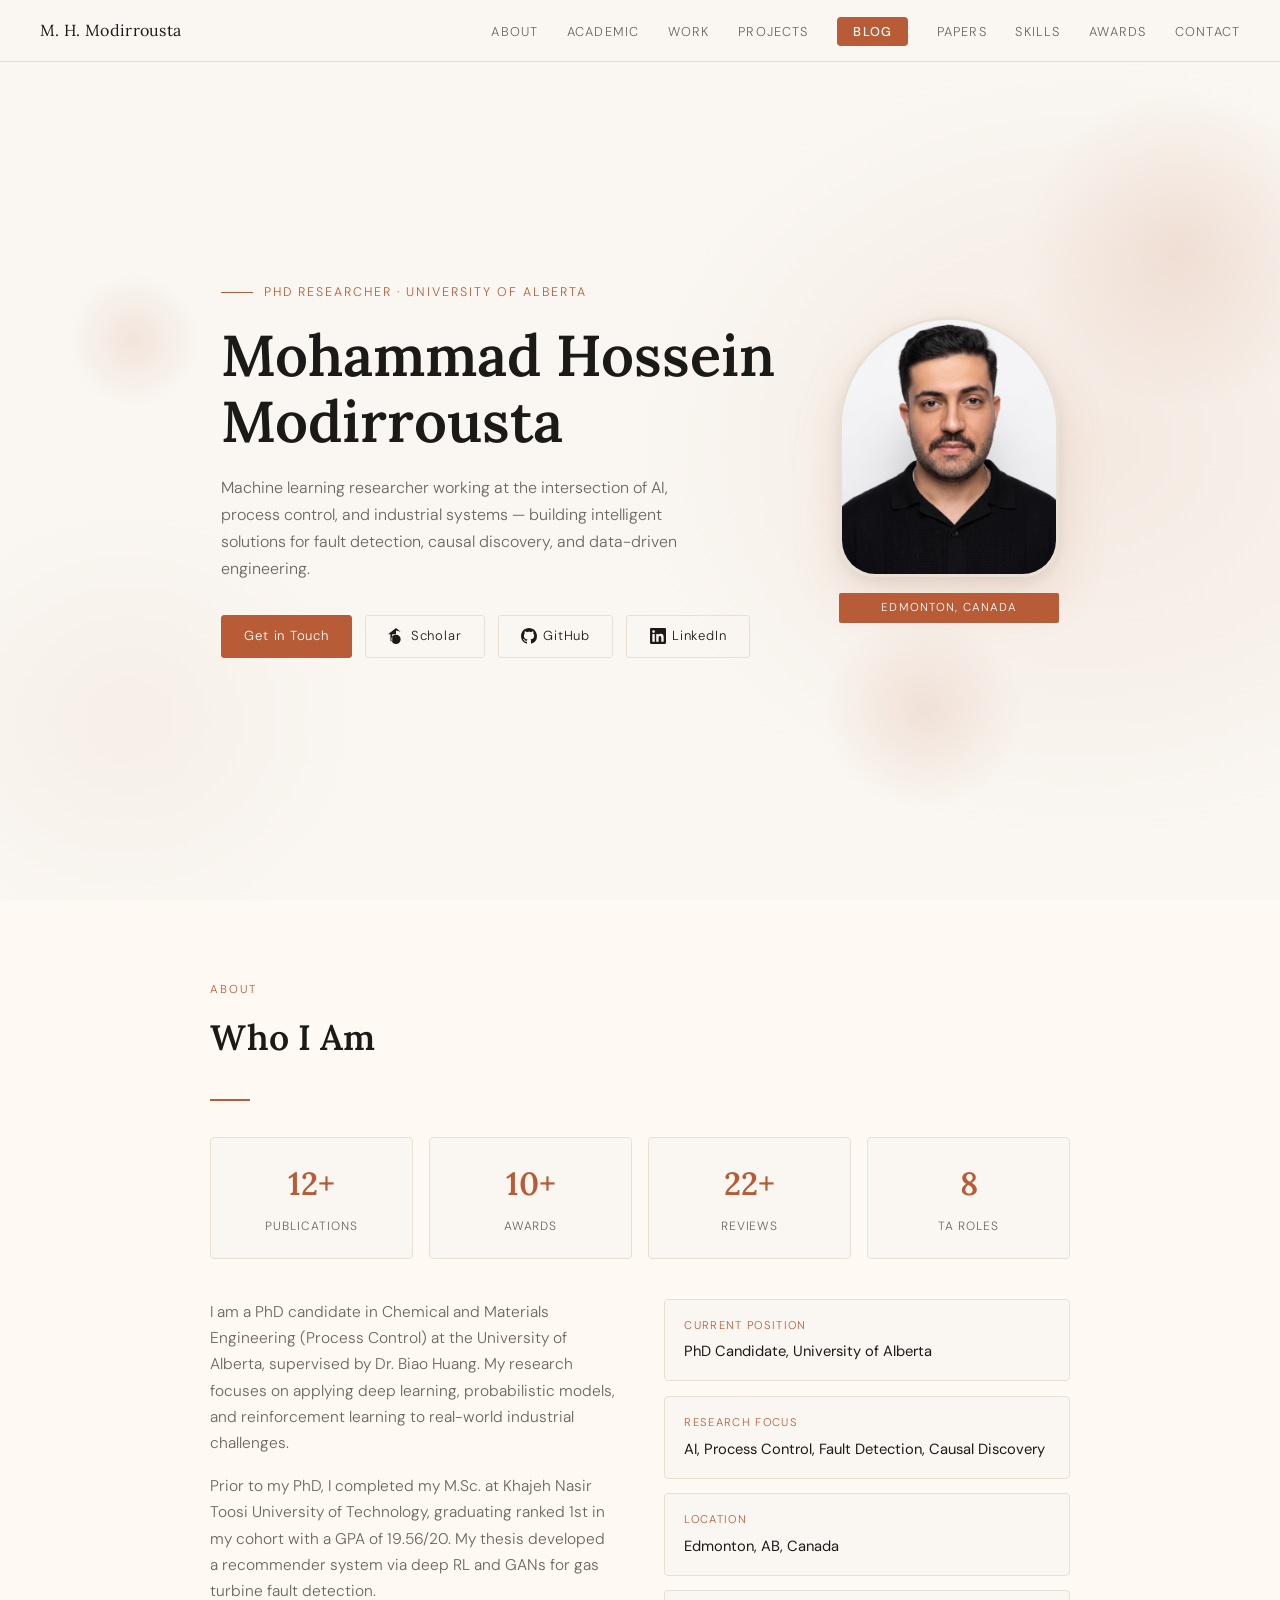
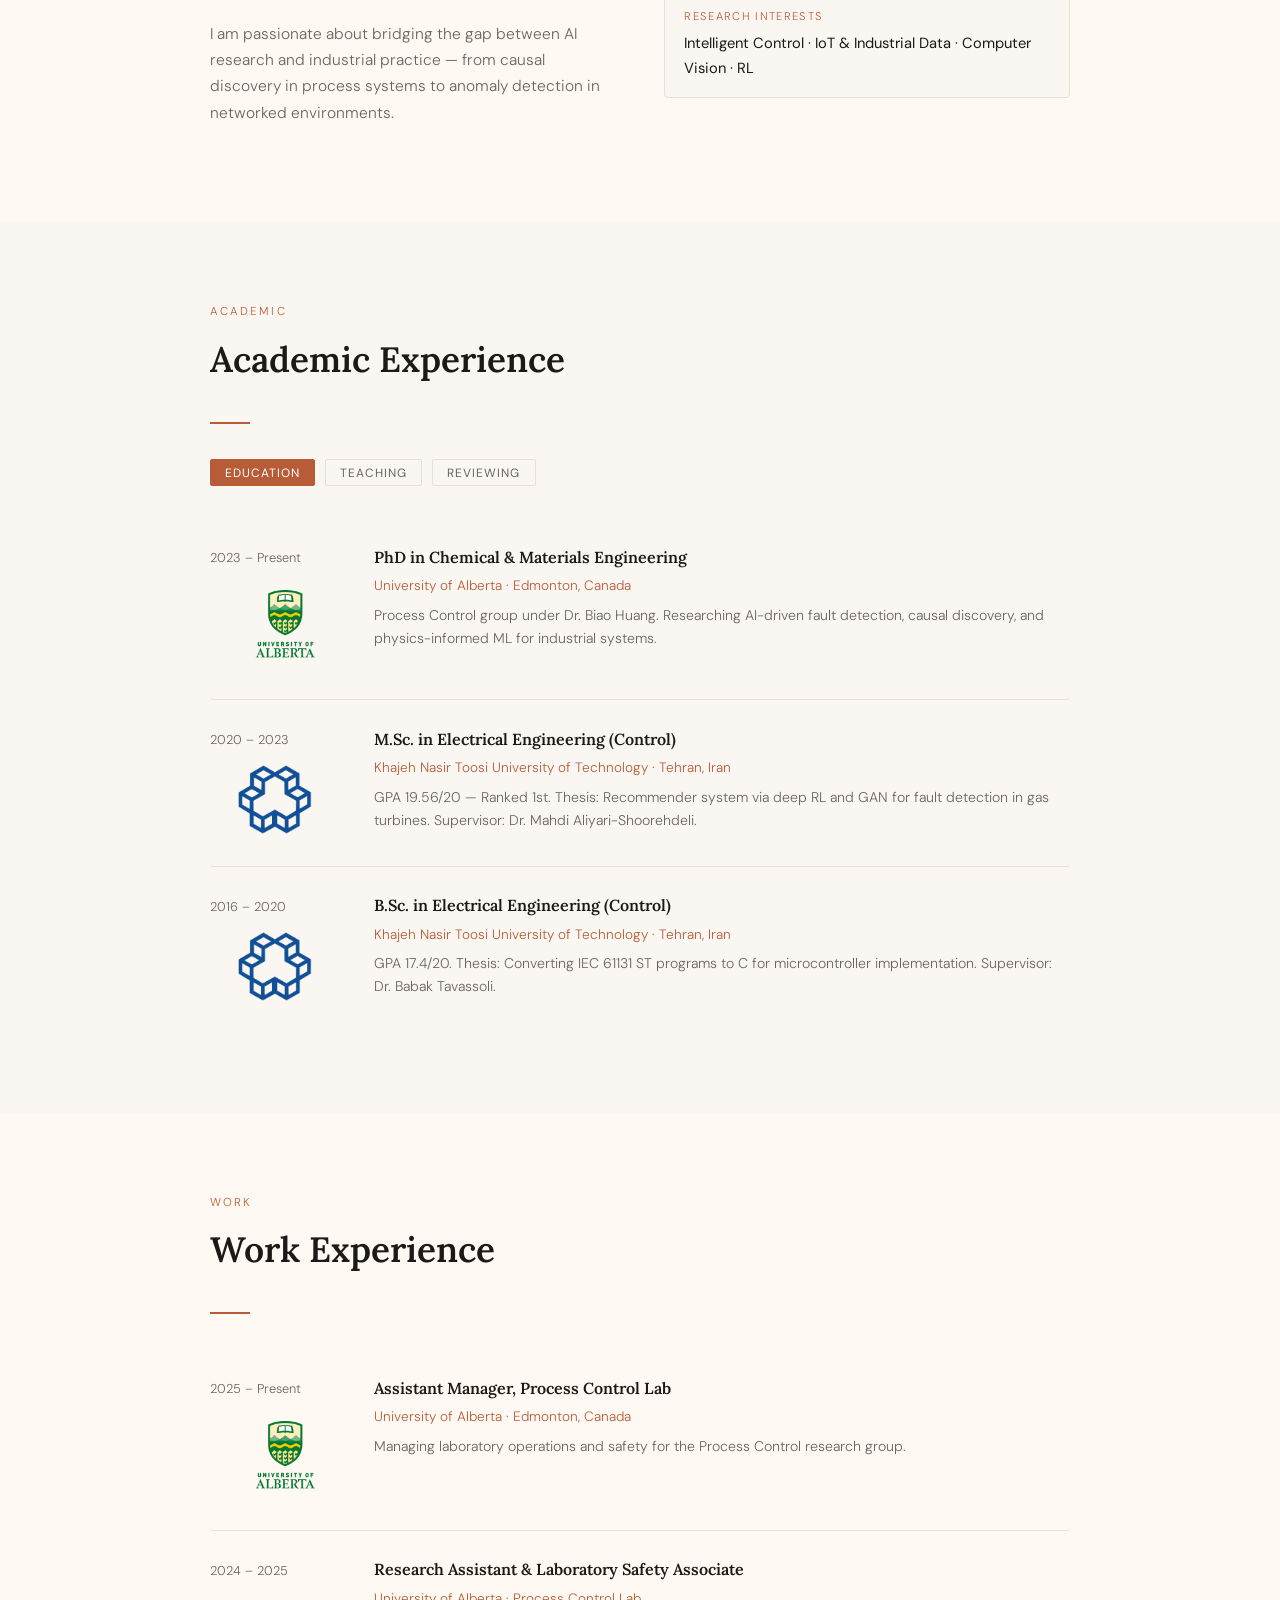
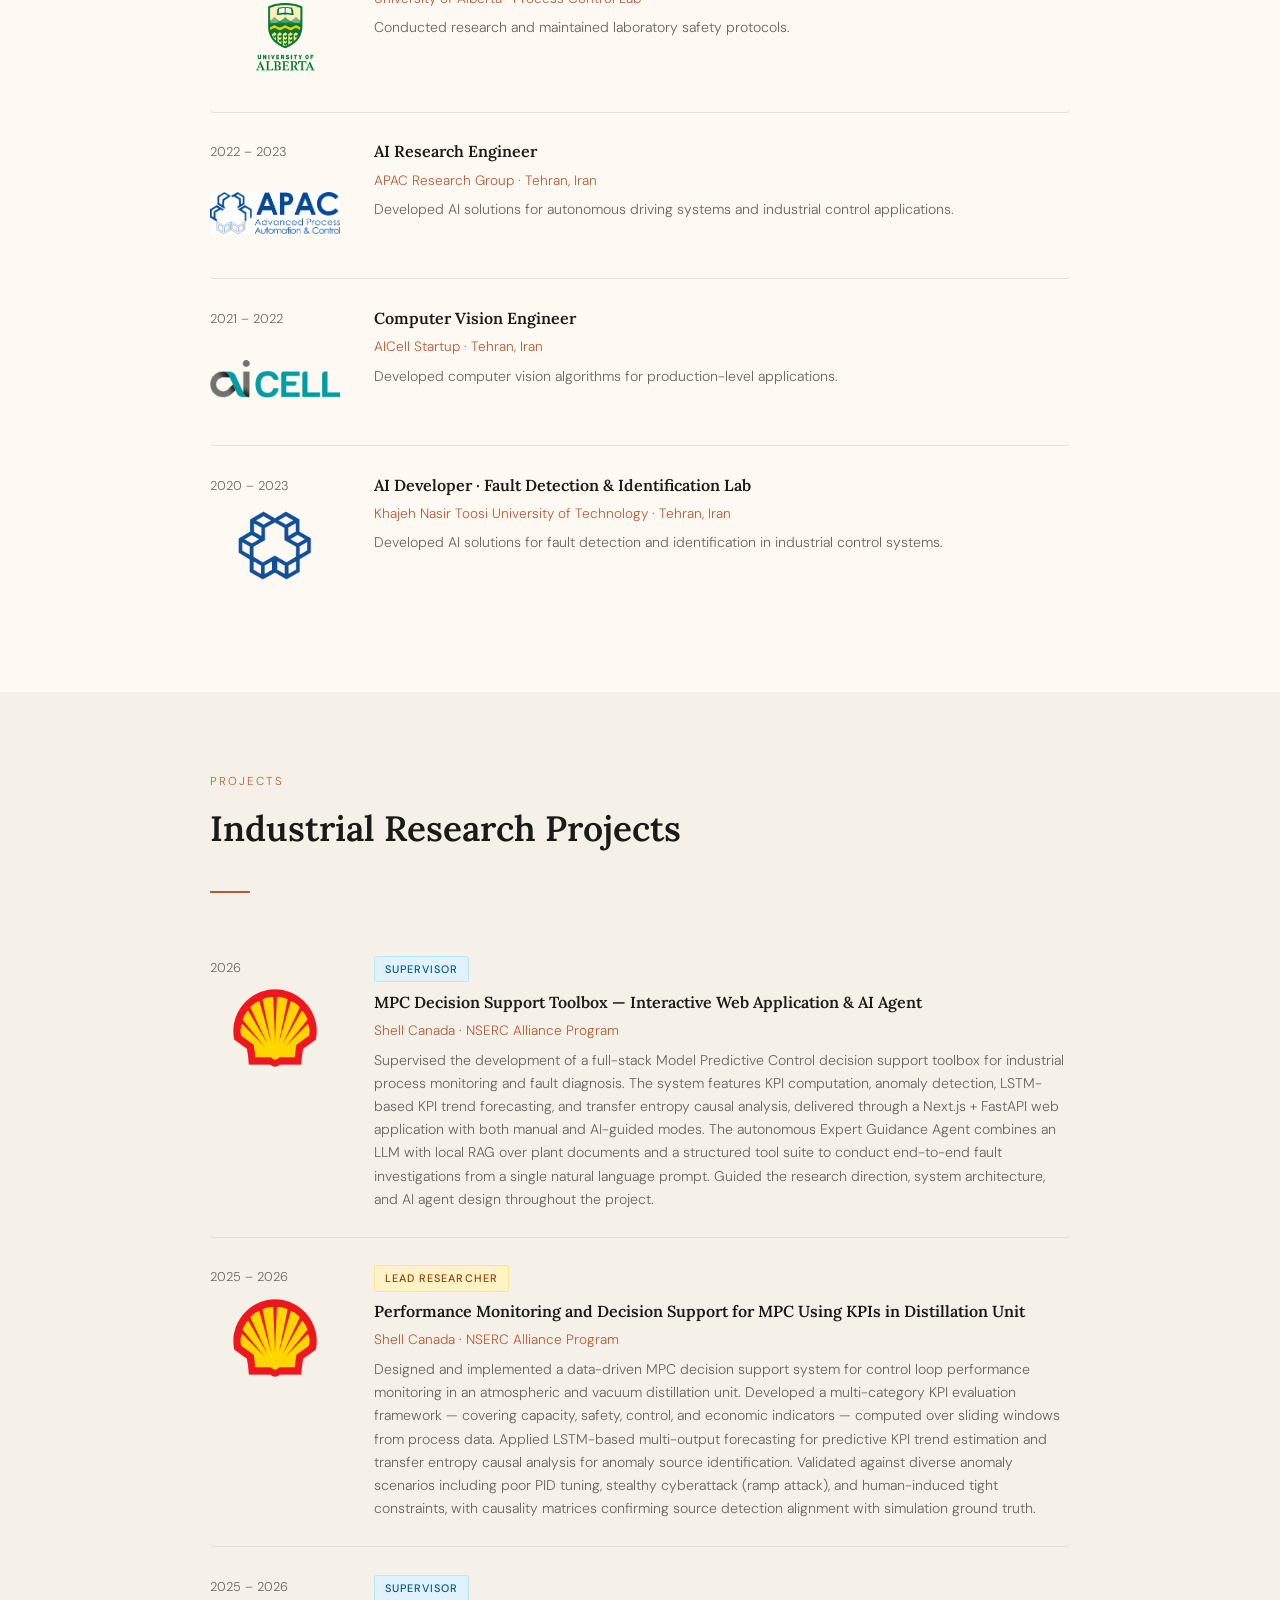
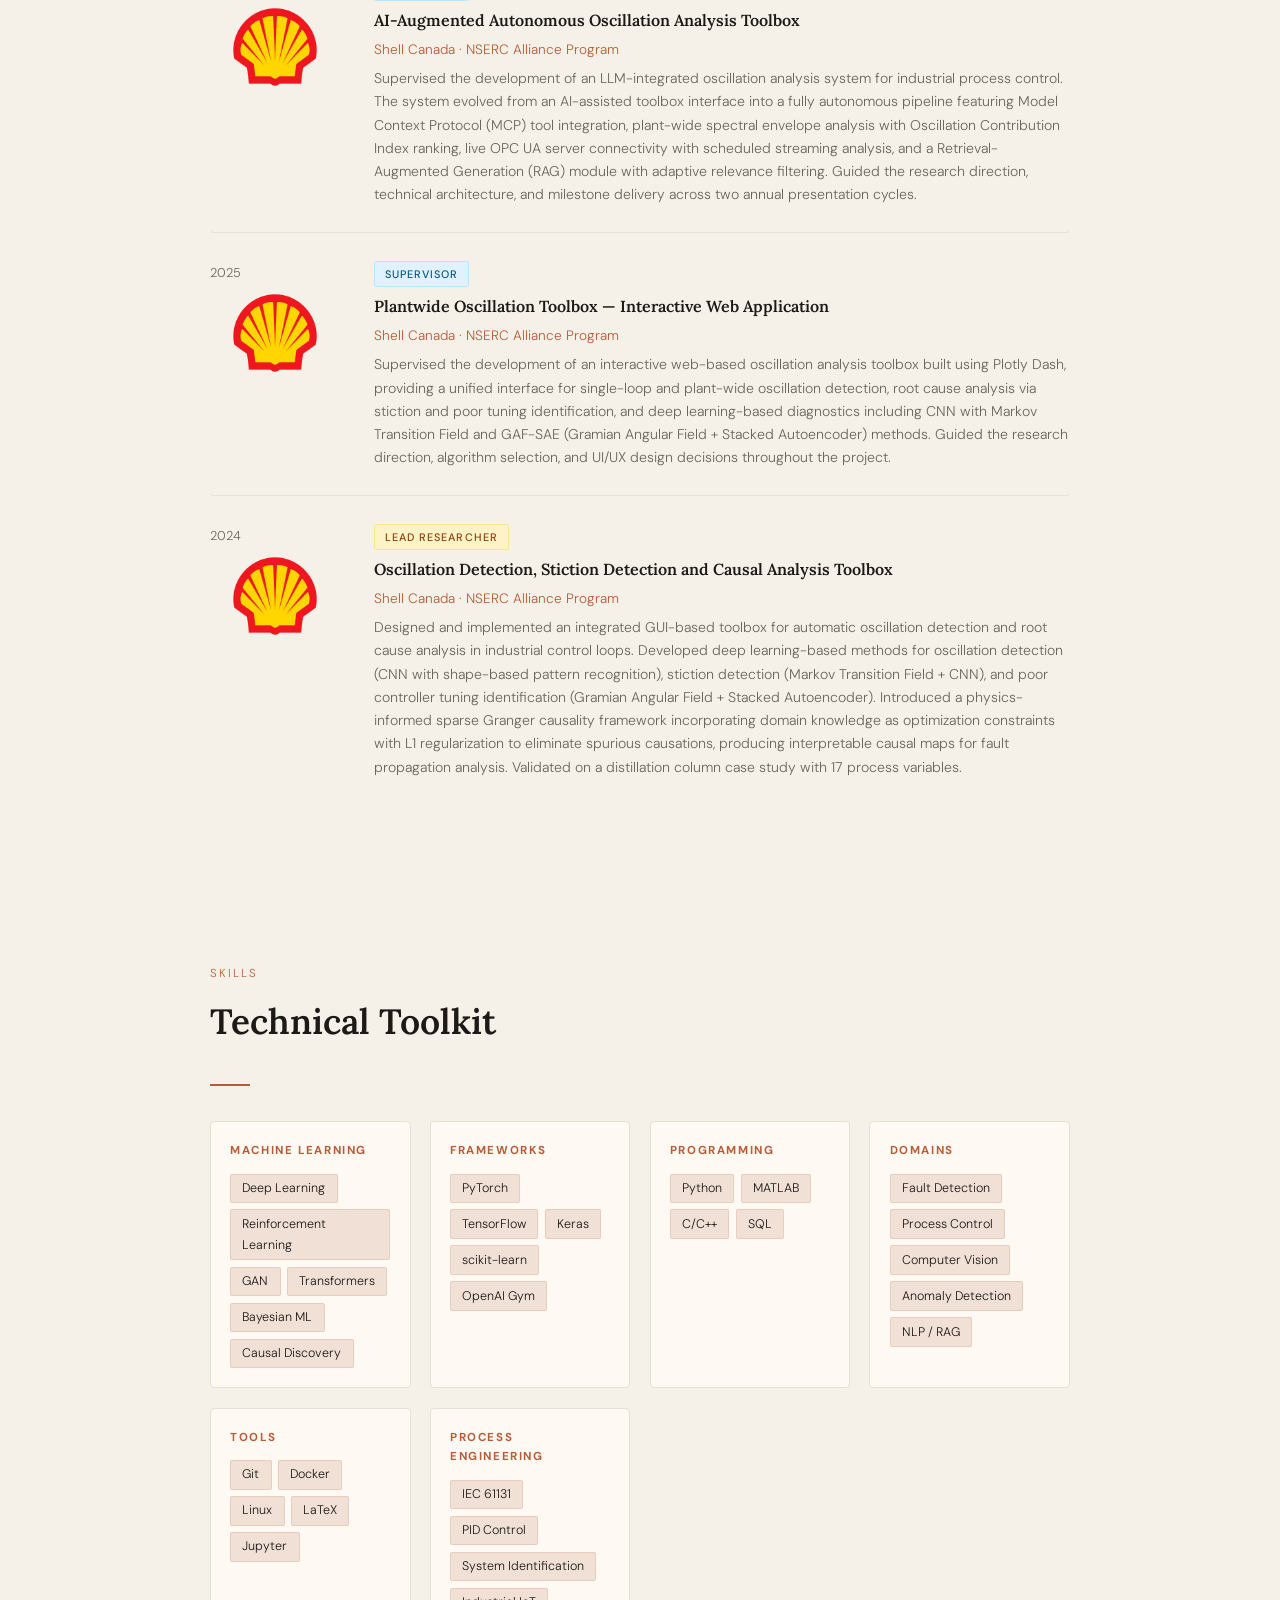
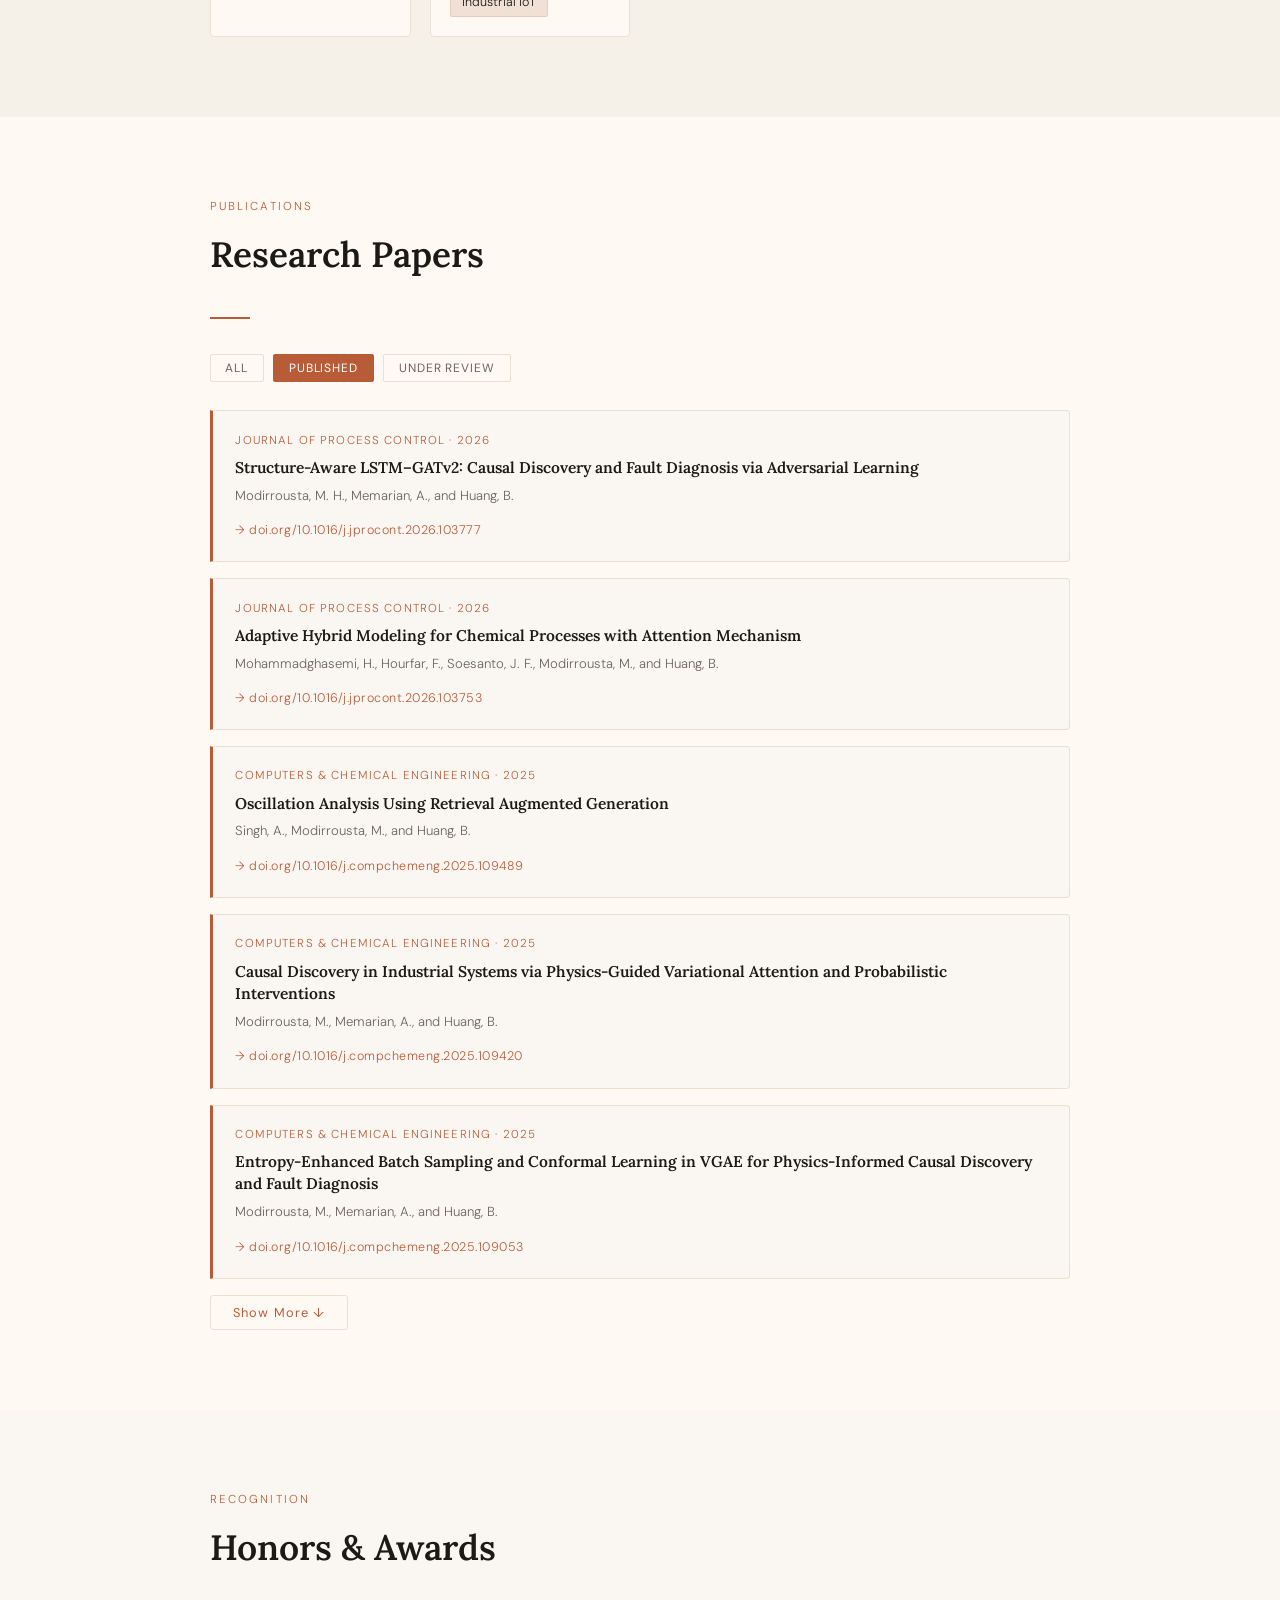
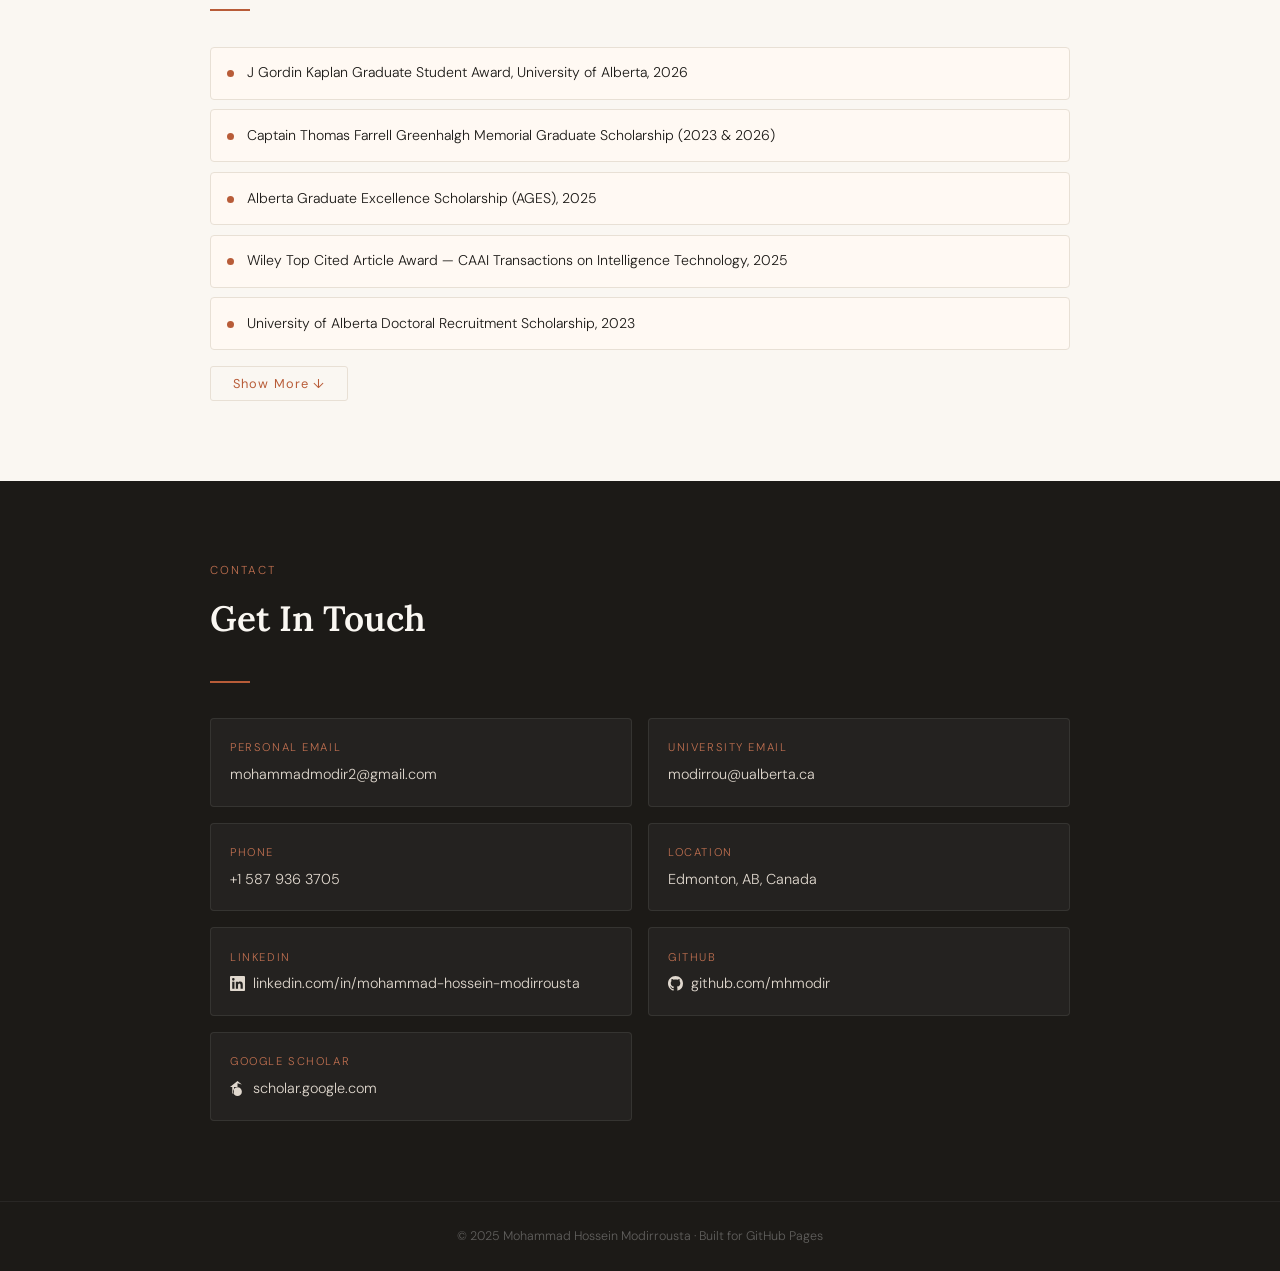
<file: index.html>
<!DOCTYPE html>
<html lang="en">
<head>
  <meta charset="UTF-8" />
  <meta name="viewport" content="width=device-width, initial-scale=1.0"/>
  <title>Mohammad Hossein Modirrousta</title>
  <meta name="description" content="Mohammad Hossein Modirrousta — PhD researcher at the University of Alberta working on machine learning, process control, fault detection, and causal discovery.">

  <link href="https://fonts.googleapis.com/css2?family=Lora:ital,wght@0,400;0,600;1,400&family=DM+Sans:wght@300;400;500&display=swap" rel="stylesheet"/>
  <style>
    *, *::before, *::after { box-sizing: border-box; margin: 0; padding: 0; }

    :root {
      --cream: #faf7f2;
      --warm-white: #fff9f3;
      --ink: #1c1a17;
      --muted: #6b6560;
      --accent: #b85c38;
      --accent-light: #f0e0d6;
      --border: #e8e0d5;
      --section-bg: #f5f0e8;
    }

    html { scroll-behavior: smooth; }

    body {
      background: var(--cream);
      color: var(--ink);
      font-family: 'DM Sans', sans-serif;
      font-weight: 300;
      line-height: 1.7;
      overflow-x: hidden;
    }

    /* ── NAV ── */
    nav {
      position: fixed; top: 0; left: 0; right: 0;
      background: rgba(250,247,242,0.92);
      backdrop-filter: blur(12px);
      border-bottom: 1px solid var(--border);
      z-index: 100;
      padding: 0 2.5rem;
      display: flex; align-items: center; justify-content: space-between;
      height: 62px;
      transition: box-shadow 0.3s;
    }
    nav.scrolled { box-shadow: 0 2px 20px rgba(0,0,0,0.08); }
    .nav-name {
      font-family: 'Lora', serif;
      font-size: 1rem;
      letter-spacing: 0.02em;
      color: var(--ink);
    }
    .nav-links { display: flex; gap: 1.8rem; list-style: none; }
    .nav-links a {
      text-decoration: none;
      font-size: 0.8rem;
      letter-spacing: 0.09em;
      text-transform: uppercase;
      color: var(--muted);
      transition: color 0.2s;
      position: relative;
    }
    .nav-links a::after {
      content: ''; position: absolute; bottom: -3px; left: 0; right: 0;
      height: 1.5px; background: var(--accent);
      transform: scaleX(0); transform-origin: left;
      transition: transform 0.25s ease;
    }
    .nav-links a:hover { color: var(--accent); }
    .nav-links a:hover::after { transform: scaleX(1); }
    /* Blog — styled as a distinct pill button */
    .nav-links a.nav-cta {
      background: var(--accent);
      color: #fff;
      padding: 0.4rem 1rem;
      border-radius: 4px;
      font-weight: 500;
      transition: background 0.2s, transform 0.2s;
    }
    .nav-links a.nav-cta:hover {
      background: #9e4b2c;
      color: #fff;
      transform: translateY(-1px);
    }
    .nav-links a.nav-cta::after { display: none; }
    
    /* ── PROGRESS BAR ── */
    #progress-bar {
      position: fixed; top: 62px; left: 0; height: 2px;
      background: var(--accent); z-index: 101;
      width: 0%; transition: width 0.1s linear;
    }

    /* ── HERO ── */
    #hero {
      min-height: 100vh;
      display: flex; align-items: center;
      padding: 100px 2.5rem 60px;
      position: relative; overflow: hidden;
    }
    .hero-bg {
      position: absolute; inset: 0;
      background:
        radial-gradient(ellipse 55% 65% at 85% 50%, rgba(184,92,56,0.09) 0%, transparent 70%),
        radial-gradient(ellipse 35% 45% at 10% 80%, rgba(184,92,56,0.05) 0%, transparent 60%);
    }
    .orb {
      position: absolute; border-radius: 50%;
      background: radial-gradient(circle, rgba(184,92,56,0.12), transparent 70%);
      animation: float 8s ease-in-out infinite;
      pointer-events: none;
    }
    .orb1 { width: 320px; height: 320px; right: -60px; top: 10%; animation-delay: 0s; }
    .orb2 { width: 200px; height: 200px; right: 20%; bottom: 10%; animation-delay: -3s; }
    .orb3 { width: 140px; height: 140px; left: 5%; top: 30%; animation-delay: -5s; }
    @keyframes float {
      0%, 100% { transform: translateY(0) scale(1); }
      50% { transform: translateY(-20px) scale(1.05); }
    }

    .hero-inner {
      max-width: 900px; margin: 0 auto;
      position: relative;
      display: grid; grid-template-columns: 1fr auto;
      align-items: center; gap: 4rem;
    }
    .hero-text { animation: fadeUp 0.9s ease both; }
    .hero-label {
      font-size: 0.78rem; letter-spacing: 0.16em;
      text-transform: uppercase; color: var(--accent);
      margin-bottom: 1.2rem;
      display: flex; align-items: center; gap: 0.7rem;
      opacity: 0; animation: fadeUp 0.7s 0.1s ease forwards;
    }
    .hero-label::before {
      content: ''; display: block; width: 32px; height: 1px;
      background: var(--accent);
    }
    h1 {
      font-family: 'Lora', serif;
      font-size: clamp(2.2rem, 4.5vw, 3.6rem);
      font-weight: 600; line-height: 1.15;
      margin-bottom: 1.2rem; color: var(--ink);
      opacity: 0; animation: fadeUp 0.7s 0.2s ease forwards;
    }
    .hero-tagline {
      font-size: 1rem; color: var(--muted);
      max-width: 500px; margin-bottom: 2rem;
      opacity: 0; animation: fadeUp 0.7s 0.35s ease forwards;
    }
    .hero-links {
      display: flex; flex-wrap: wrap; gap: 0.8rem;
      opacity: 0; animation: fadeUp 0.7s 0.5s ease forwards;
    }

    .hero-photo-wrap {
      opacity: 0; animation: fadeUp 0.7s 0.3s ease forwards;
    }
    .hero-photo {
      width: 220px; height: 260px;
      border-radius: 120px 120px 40px 40px;
      object-fit: cover; object-position: top;
      border: 3px solid var(--border);
      box-shadow: 0 20px 50px rgba(184,92,56,0.15), 0 4px 16px rgba(0,0,0,0.08);
      transition: transform 0.4s ease, box-shadow 0.4s ease;
      display: block;
    }
    .hero-photo:hover {
      transform: translateY(-6px) scale(1.02);
      box-shadow: 0 28px 60px rgba(184,92,56,0.2), 0 8px 24px rgba(0,0,0,0.1);
    }
    .photo-badge {
      background: var(--accent); color: #fff;
      font-size: 0.72rem; letter-spacing: 0.1em;
      text-transform: uppercase;
      padding: 0.35rem 0.9rem; border-radius: 2px;
      margin-top: 1rem; text-align: center;
      font-family: 'DM Sans', sans-serif;
    }

    .btn {
      display: inline-flex; align-items: center; gap: 0.4rem;
      padding: 0.6rem 1.4rem; border-radius: 3px;
      font-size: 0.82rem; letter-spacing: 0.06em;
      text-decoration: none;
      transition: all 0.25s; font-family: 'DM Sans', sans-serif;
      position: relative; overflow: hidden;
    }
    .btn::before {
      content: ''; position: absolute; inset: 0;
      background: rgba(255,255,255,0.15);
      transform: translateX(-100%);
      transition: transform 0.3s ease;
    }
    .btn:hover::before { transform: translateX(0); }
    .btn-primary { background: var(--accent); color: #fff; border: 1px solid var(--accent); }
    .btn-primary:hover { background: #9e4b2c; border-color: #9e4b2c; transform: translateY(-1px); }
    .btn-outline { background: transparent; color: var(--ink); border: 1px solid var(--border); }
    .btn-outline:hover { border-color: var(--accent); color: var(--accent); transform: translateY(-1px); }

    /* ── SCROLL REVEAL ── */
    .reveal {
      opacity: 0; transform: translateY(28px);
      transition: opacity 0.65s ease, transform 0.65s ease;
    }
    .reveal.visible { opacity: 1; transform: translateY(0); }
    .reveal-delay-1 { transition-delay: 0.1s; }
    .reveal-delay-2 { transition-delay: 0.2s; }
    .reveal-delay-3 { transition-delay: 0.3s; }

    /* ── SECTIONS ── */
    section { padding: 80px 2.5rem; }
    .section-inner { max-width: 860px; margin: 0 auto; }
    .section-label {
      font-size: 0.72rem; letter-spacing: 0.18em;
      text-transform: uppercase; color: var(--accent);
      margin-bottom: 0.5rem;
    }
    h2 {
      font-family: 'Lora', serif;
      font-size: clamp(1.5rem, 3vw, 2.2rem);
      font-weight: 600; margin-bottom: 2rem; color: var(--ink);
    }
    .divider {
      width: 40px; height: 2px;
      background: var(--accent); margin-bottom: 2.2rem;
    }

    /* ── ABOUT ── */
    #about { background: var(--warm-white); }
    .about-grid {
      display: grid; grid-template-columns: 1fr 1fr;
      gap: 3rem; align-items: start;
    }
    .about-text p { color: var(--muted); margin-bottom: 1rem; font-size: 0.97rem; }
    .about-cards { display: flex; flex-direction: column; gap: 0.9rem; }
    .about-card {
      background: var(--cream); border: 1px solid var(--border);
      border-radius: 4px; padding: 1rem 1.2rem;
      transition: border-color 0.2s, transform 0.2s;
    }
    .about-card:hover { border-color: var(--accent); transform: translateX(4px); }
    .about-card .card-label {
      font-size: 0.7rem; letter-spacing: 0.12em;
      text-transform: uppercase; color: var(--accent); margin-bottom: 0.3rem;
    }
    .about-card .card-val { font-size: 0.92rem; color: var(--ink); font-weight: 400; }

    /* ── STATS ── */
    .stats-row {
      display: grid; grid-template-columns: repeat(4, 1fr);
      gap: 1rem; margin-bottom: 2.5rem;
    }
    .stat-card {
      background: var(--cream); border: 1px solid var(--border);
      border-radius: 4px; padding: 1.2rem; text-align: center;
      transition: box-shadow 0.2s;
    }
    .stat-card:hover { box-shadow: 0 4px 20px rgba(184,92,56,0.1); }
    .stat-number {
      font-family: 'Lora', serif; font-size: 2rem;
      font-weight: 600; color: var(--accent);
      display: block;
    }
    .stat-label { font-size: 0.75rem; color: var(--muted); text-transform: uppercase; letter-spacing: 0.08em; }

    /* ── MORE BUTTON ── */
    .more-btn {
      margin-top: 1rem;
      background: transparent;
      border: 1px solid var(--border);
      color: var(--accent);
      font-size: 0.8rem;
      letter-spacing: 0.08em;
      padding: 0.5rem 1.4rem;
      border-radius: 3px;
      cursor: pointer;
      font-family: 'DM Sans', sans-serif;
      transition: all 0.2s;
    }
    .more-btn:hover { background: var(--accent); color: #fff; border-color: var(--accent); }
    .tab-panel.hidden { display: none; }

    /* ── TIMELINE (shared) ── */
    .timeline { display: flex; flex-direction: column; }
    .timeline-item {
      display: grid; grid-template-columns: 140px 1fr;
      gap: 1.5rem; padding: 1.6rem 0;
      border-bottom: 1px solid var(--border);
      transition: background 0.2s;
      border-radius: 4px;
    }
    .timeline-item:last-child { border-bottom: none; }
    .timeline-item:hover { background: rgba(184,92,56,0.03); padding-left: 0.5rem; }
    .t-year {
      font-size: 0.8rem; color: var(--muted);
      padding-top: 0.2rem;
      display: flex; flex-direction: column; align-items: flex-start; gap: 0.6rem;
    }
    .t-logo {
      width: 130px; height: 80px;
      background: transparent; border: none; border-radius: 0;
      padding: 0; object-fit: contain; display: block; box-shadow: none;
    }
    /* For logos with baked-in white backgrounds (shell/apac/aicell),
       multiply blends the white into the section background */
    .t-logo-blend { mix-blend-mode: multiply; }
    .t-logo-uofa { width: 150px; height: 95px; }
    .t-role { font-family: 'Lora', serif; font-size: 1rem; font-weight: 600; margin-bottom: 0.2rem; }
    .t-place { font-size: 0.85rem; color: var(--accent); margin-bottom: 0.4rem; }
    .t-desc { font-size: 0.88rem; color: var(--muted); line-height: 1.65; }

    /* ── PROJECT BADGE ── */
    .t-badge {
      display: inline-block;
      font-size: 0.68rem; letter-spacing: 0.1em; text-transform: uppercase;
      padding: 0.18rem 0.6rem; border-radius: 2px; margin-bottom: 0.4rem;
      font-family: 'DM Sans', sans-serif; font-weight: 500;
    }
    .t-badge-lead { background: #fef3c7; color: #92400e; border: 1px solid #fde68a; }
    .t-badge-supervisor { background: #e0f2fe; color: #075985; border: 1px solid #bae6fd; }

    /* ── SKILLS ── */
    #skills { background: var(--section-bg); }
    .skills-grid { display: grid; grid-template-columns: repeat(auto-fill, minmax(200px, 1fr)); gap: 1.2rem; }
    .skill-group {
      background: var(--warm-white); border: 1px solid var(--border);
      border-radius: 4px; padding: 1.2rem;
      transition: box-shadow 0.2s, transform 0.2s;
    }
    .skill-group:hover { box-shadow: 0 4px 16px rgba(0,0,0,0.07); transform: translateY(-2px); }
    .skill-group h4 {
      font-size: 0.72rem; letter-spacing: 0.14em;
      text-transform: uppercase; color: var(--accent); margin-bottom: 0.8rem;
    }
    .skill-tags { display: flex; flex-wrap: wrap; gap: 0.4rem; }
    .skill-tag {
      background: var(--accent-light); color: var(--ink);
      font-size: 0.78rem; padding: 0.2rem 0.7rem;
      border-radius: 2px; border: 1px solid rgba(184,92,56,0.15);
      cursor: default; transition: background 0.2s, color 0.2s;
    }
    .skill-tag:hover { background: var(--accent); color: #fff; }

    /* ── PAPERS ── */
    #papers { background: var(--warm-white); }
    .papers-filter {
      display: flex; gap: 0.6rem; flex-wrap: wrap; margin-bottom: 1.8rem;
    }
    .filter-btn {
      font-size: 0.75rem; letter-spacing: 0.08em; text-transform: uppercase;
      padding: 0.3rem 0.9rem; border-radius: 2px; cursor: pointer;
      border: 1px solid var(--border); background: transparent; color: var(--muted);
      transition: all 0.2s; font-family: 'DM Sans', sans-serif;
    }
    .filter-btn.active, .filter-btn:hover { background: var(--accent); color: #fff; border-color: var(--accent); }
    .papers-list { display: flex; flex-direction: column; gap: 1rem; }
    .paper-card {
      background: var(--cream); border: 1px solid var(--border);
      border-left: 3px solid var(--accent);
      border-radius: 0 4px 4px 0; padding: 1.2rem 1.4rem;
      transition: box-shadow 0.2s, transform 0.2s;
    }
    .paper-card:hover { box-shadow: 0 4px 20px rgba(0,0,0,0.07); transform: translateX(3px); }
    .paper-card.hidden { display: none; }
    .paper-venue {
      font-size: 0.72rem; letter-spacing: 0.1em;
      text-transform: uppercase; color: var(--accent); margin-bottom: 0.35rem;
    }
    .paper-title {
      font-family: 'Lora', serif; font-size: 0.97rem;
      font-weight: 600; margin-bottom: 0.4rem; line-height: 1.45;
    }
    .paper-authors { font-size: 0.82rem; color: var(--muted); margin-bottom: 0.5rem; }
    .paper-link { font-size: 0.78rem; color: var(--accent); text-decoration: none; letter-spacing: 0.04em; }
    .paper-link:hover { text-decoration: underline; }
    .paper-status {
      display: inline-block; font-size: 0.7rem;
      background: #fef3c7; color: #92400e;
      border: 1px solid #fde68a; border-radius: 2px;
      padding: 0.15rem 0.5rem; margin-left: 0.5rem; vertical-align: middle;
    }

    /* ── AWARDS ── */
    #awards { background: var(--cream); }
    .awards-list { display: flex; flex-direction: column; gap: 0.6rem; }
    .award-item {
      display: flex; align-items: baseline; gap: 0.8rem;
      padding: 0.85rem 1rem;
      background: var(--warm-white); border: 1px solid var(--border);
      border-radius: 4px;
      transition: border-color 0.2s, transform 0.2s;
    }
    .award-item:hover { border-color: var(--accent); transform: translateX(4px); }
    .award-dot {
      width: 7px; height: 7px; min-width: 7px;
      border-radius: 50%; background: var(--accent); margin-top: 0.35rem;
    }
    .award-text { font-size: 0.88rem; color: var(--ink); }

    /* ── CONTACT ── */
    #contact { background: var(--ink); }
    #contact .section-label { color: #c07050; }
    #contact h2 { color: #faf7f2; }
    #contact .divider { background: var(--accent); }
    .contact-grid {
      display: grid; grid-template-columns: 1fr 1fr; gap: 1rem;
    }
    .contact-item {
      display: flex; flex-direction: column; gap: 0.3rem;
      padding: 1.2rem;
      background: rgba(255,255,255,0.04);
      border: 1px solid rgba(255,255,255,0.08);
      border-radius: 4px;
      transition: background 0.2s, border-color 0.2s;
    }
    .contact-item:hover { background: rgba(184,92,56,0.1); border-color: rgba(184,92,56,0.3); }
    .contact-item .c-label {
      font-size: 0.7rem; letter-spacing: 0.14em;
      text-transform: uppercase; color: #c07050;
    }
    .contact-item a, .contact-item span { font-size: 0.9rem; color: #e0d8ce; text-decoration: none; }
    .contact-item a:hover { color: #fff; }

    /* ── BACK TO TOP ── */
    #back-top {
      position: fixed; bottom: 2rem; right: 2rem;
      width: 44px; height: 44px; border-radius: 50%;
      background: var(--accent); color: #fff;
      border: none; cursor: pointer;
      display: flex; align-items: center; justify-content: center;
      font-size: 1.1rem; opacity: 0; pointer-events: none;
      transition: opacity 0.3s, transform 0.3s;
      z-index: 200; box-shadow: 0 4px 16px rgba(184,92,56,0.3);
    }
    #back-top.visible { opacity: 1; pointer-events: auto; }
    #back-top:hover { transform: translateY(-3px); }

    footer {
      background: var(--ink);
      border-top: 1px solid rgba(255,255,255,0.06);
      padding: 1.5rem 2rem; text-align: center;
      font-size: 0.78rem; color: rgba(255,255,255,0.3);
    }

    @keyframes fadeUp {
      from { opacity: 0; transform: translateY(22px); }
      to   { opacity: 1; transform: translateY(0); }
    }

    @media (max-width: 720px) {
      .hero-inner { grid-template-columns: 1fr; }
      .hero-photo-wrap { display: flex; justify-content: center; order: -1; }
      .hero-photo { width: 160px; height: 190px; }
      .about-grid, .contact-grid { grid-template-columns: 1fr; }
      .timeline-item { grid-template-columns: 1fr; gap: 0.3rem; }
      .stats-row { grid-template-columns: repeat(2,1fr); }
      .nav-links { gap: 1rem; font-size: 0.72rem; }
      nav { padding: 0 1rem; }
    }
  </style>
</head>
<body>

<div id="progress-bar"></div>
<button id="back-top" onclick="window.scrollTo({top:0,behavior:'smooth'})">↑</button>

<!-- NAV -->
<nav id="navbar">
  <span class="nav-name">M. H. Modirrousta</span>
  <ul class="nav-links">
    <li><a href="#about">About</a></li>
    <li><a href="#academic">Academic</a></li>
    <li><a href="#work">Work</a></li>
    <li><a href="#projects">Projects</a></li>
    <li><a href="blog.html" class="nav-cta">Blog</a></li>
    <li><a href="#papers">Papers</a></li>
    <li><a href="#skills">Skills</a></li>
    <li><a href="#awards">Awards</a></li>
    <li><a href="#contact">Contact</a></li>
  </ul>
</nav>

<!-- HERO -->
<section id="hero">
  <div class="hero-bg"></div>
  <div class="orb orb1"></div>
  <div class="orb orb2"></div>
  <div class="orb orb3"></div>
  <div class="hero-inner">
    <div class="hero-text">
      <div class="hero-label">PhD Researcher · University of Alberta</div>
      <h1>Mohammad Hossein<br>Modirrousta</h1>
      <p class="hero-tagline">
        Machine learning researcher working at the intersection of AI, process control, and industrial systems — building intelligent solutions for fault detection, causal discovery, and data-driven engineering.
      </p>
      <div class="hero-links">
        <a href="mailto:mohammadmodir2@gmail.com" class="btn btn-primary">Get in Touch</a>
        <a href="https://scholar.google.com/citations?user=1ALTxekAAAAJ&hl=en" target="_blank" class="btn btn-outline" title="Google Scholar">
          <svg width="16" height="16" viewBox="0 0 24 24" fill="currentColor"><path d="M12 24a7 7 0 1 1 0-14 7 7 0 0 1 0 14zm0-24L0 9.5h3.64v10.37h2.73V9.5H12l6.91-3.75L12 0zm6.91 5.75L12 9.5V3.75l6.91 2z"/></svg>
          Scholar
        </a>
        <a href="https://github.com/mhmodir" target="_blank" class="btn btn-outline" title="GitHub">
          <svg width="16" height="16" viewBox="0 0 24 24" fill="currentColor"><path d="M12 0C5.37 0 0 5.37 0 12c0 5.31 3.435 9.795 8.205 11.385.6.105.825-.255.825-.57 0-.285-.015-1.23-.015-2.235-3.015.555-3.795-.735-4.035-1.41-.135-.345-.72-1.41-1.23-1.695-.42-.225-1.02-.78-.015-.795.945-.015 1.62.87 1.845 1.23 1.08 1.815 2.805 1.305 3.495.99.105-.78.42-1.305.765-1.605-2.67-.3-5.46-1.335-5.46-5.925 0-1.305.465-2.385 1.23-3.225-.12-.3-.54-1.53.12-3.18 0 0 1.005-.315 3.3 1.23.96-.27 1.98-.405 3-.405s2.04.135 3 .405c2.295-1.56 3.3-1.23 3.3-1.23.66 1.65.24 2.88.12 3.18.765.84 1.23 1.905 1.23 3.225 0 4.605-2.805 5.625-5.475 5.925.435.375.81 1.095.81 2.22 0 1.605-.015 2.895-.015 3.3 0 .315.225.69.825.57A12.02 12.02 0 0 0 24 12c0-6.63-5.37-12-12-12z"/></svg>
          GitHub
        </a>
        <a href="https://www.linkedin.com/in/mohammad-hossein-modirrousta/" target="_blank" class="btn btn-outline" title="LinkedIn">
          <svg width="16" height="16" viewBox="0 0 24 24" fill="currentColor"><path d="M20.447 20.452h-3.554v-5.569c0-1.328-.027-3.037-1.852-3.037-1.853 0-2.136 1.445-2.136 2.939v5.667H9.351V9h3.414v1.561h.046c.477-.9 1.637-1.85 3.37-1.85 3.601 0 4.267 2.37 4.267 5.455v6.286zM5.337 7.433a2.062 2.062 0 0 1-2.063-2.065 2.064 2.064 0 1 1 2.063 2.065zm1.782 13.019H3.555V9h3.564v11.452zM22.225 0H1.771C.792 0 0 .774 0 1.729v20.542C0 23.227.792 24 1.771 24h20.451C23.2 24 24 23.227 24 22.271V1.729C24 .774 23.2 0 22.222 0h.003z"/></svg>
          LinkedIn
        </a>
      </div>
    </div>
    <div class="hero-photo-wrap">
      <div>
        <img src="images/IMG_1372.PNG" alt="Mohammad Hossein Modirrousta" class="hero-photo"/>
        <div class="photo-badge">Edmonton, Canada</div>
      </div>
    </div>
  </div>
</section>

<!-- ABOUT -->
<section id="about">
  <div class="section-inner">
    <div class="section-label reveal">About</div>
    <h2 class="reveal reveal-delay-1">Who I Am</h2>
    <div class="divider reveal reveal-delay-2"></div>

    <div class="stats-row reveal reveal-delay-2">
      <div class="stat-card">
        <span class="stat-number" data-target="12">0</span>
        <span class="stat-label">Publications</span>
      </div>
      <div class="stat-card">
        <span class="stat-number" data-target="10">0</span>
        <span class="stat-label">Awards</span>
      </div>
      <div class="stat-card">
        <span class="stat-number" data-target="22">0</span>
        <span class="stat-label">Reviews</span>
      </div>
      <div class="stat-card">
        <span class="stat-number" data-target="8">0</span>
        <span class="stat-label">TA Roles</span>
      </div>
    </div>

    <div class="about-grid">
      <div class="about-text reveal">
        <p>I am a PhD candidate in Chemical and Materials Engineering (Process Control) at the University of Alberta, supervised by Dr. Biao Huang. My research focuses on applying deep learning, probabilistic models, and reinforcement learning to real-world industrial challenges.</p>
        <p>Prior to my PhD, I completed my M.Sc. at Khajeh Nasir Toosi University of Technology, graduating ranked 1st in my cohort with a GPA of 19.56/20. My thesis developed a recommender system via deep RL and GANs for gas turbine fault detection.</p>
        <p>I am passionate about bridging the gap between AI research and industrial practice — from causal discovery in process systems to anomaly detection in networked environments.</p>
      </div>
      <div class="about-cards reveal reveal-delay-1">
        <div class="about-card">
          <div class="card-label">Current Position</div>
          <div class="card-val">PhD Candidate, University of Alberta</div>
        </div>
        <div class="about-card">
          <div class="card-label">Research Focus</div>
          <div class="card-val">AI, Process Control, Fault Detection, Causal Discovery</div>
        </div>
        <div class="about-card">
          <div class="card-label">Location</div>
          <div class="card-val">Edmonton, AB, Canada</div>
        </div>
        <div class="about-card">
          <div class="card-label">Research Interests</div>
          <div class="card-val">Intelligent Control · IoT & Industrial Data · Computer Vision · RL</div>
        </div>
      </div>
    </div>
  </div>
</section>

<!-- ACADEMIC EXPERIENCE -->
<section id="academic" style="background: var(--cream);">
  <div class="section-inner">
    <div class="section-label reveal">Academic</div>
    <h2 class="reveal reveal-delay-1">Academic Experience</h2>
    <div class="divider reveal reveal-delay-2"></div>

    <div class="papers-filter reveal" style="margin-bottom:2rem;">
      <button class="filter-btn active" data-tab="education">Education</button>
      <button class="filter-btn" data-tab="teaching">Teaching</button>
      <button class="filter-btn" data-tab="reviewing">Reviewing</button>
    </div>

    <!-- EDUCATION -->
    <div class="tab-panel" id="tab-education">
      <div class="timeline">
        <div class="timeline-item reveal">
          <div class="t-year">2023 – Present<img src="images/uofa.png" alt="University of Alberta" class="t-logo t-logo-uofa"/></div>
          <div>
            <div class="t-role">PhD in Chemical &amp; Materials Engineering</div>
            <div class="t-place">University of Alberta · Edmonton, Canada</div>
            <div class="t-desc">Process Control group under Dr. Biao Huang. Researching AI-driven fault detection, causal discovery, and physics-informed ML for industrial systems.</div>
          </div>
        </div>
        <div class="timeline-item reveal reveal-delay-1">
          <div class="t-year">2020 – 2023<img src="images/kntu.png" alt="KNTU" class="t-logo"/></div>
          <div>
            <div class="t-role">M.Sc. in Electrical Engineering (Control)</div>
            <div class="t-place">Khajeh Nasir Toosi University of Technology · Tehran, Iran</div>
            <div class="t-desc">GPA 19.56/20 — Ranked 1st. Thesis: Recommender system via deep RL and GAN for fault detection in gas turbines. Supervisor: Dr. Mahdi Aliyari-Shoorehdeli.</div>
          </div>
        </div>
        <div class="timeline-item reveal reveal-delay-2">
          <div class="t-year">2016 – 2020<img src="images/kntu.png" alt="KNTU" class="t-logo"/></div>
          <div>
            <div class="t-role">B.Sc. in Electrical Engineering (Control)</div>
            <div class="t-place">Khajeh Nasir Toosi University of Technology · Tehran, Iran</div>
            <div class="t-desc">GPA 17.4/20. Thesis: Converting IEC 61131 ST programs to C for microcontroller implementation. Supervisor: Dr. Babak Tavassoli.</div>
          </div>
        </div>
      </div>
    </div>

    <!-- TEACHING -->
    <div class="tab-panel hidden" id="tab-teaching">
      <div class="timeline" id="ta-visible">
        <div class="timeline-item reveal">
          <div class="t-year">Winter 2026</div>
          <div>
            <div class="t-role">TA · Introduction to Engineering Design, Communication &amp; Profession</div>
            <div class="t-place">University of Alberta</div>
          </div>
        </div>
        <div class="timeline-item reveal reveal-delay-1">
          <div class="t-year">Fall 2025</div>
          <div>
            <div class="t-role">TA · Chemical Engineering Laboratory</div>
            <div class="t-place">University of Alberta</div>
          </div>
        </div>
        <div class="timeline-item reveal reveal-delay-2">
          <div class="t-year">2025</div>
          <div>
            <div class="t-role">TA · Process Dynamics and Control</div>
            <div class="t-place">University of Alberta (Winter &amp; Fall)</div>
          </div>
        </div>
        <div class="timeline-item reveal">
          <div class="t-year">2024</div>
          <div>
            <div class="t-role">TA · Process Data Analytics and Machine Learning</div>
            <div class="t-place">University of Alberta</div>
          </div>
        </div>
        <div class="timeline-item reveal reveal-delay-1">
          <div class="t-year">2022–2023</div>
          <div>
            <div class="t-role">TA · Digital Industrial Control</div>
            <div class="t-place">Khajeh Nasir Toosi University of Technology</div>
          </div>
        </div>
      </div>
      <div class="timeline" id="ta-hidden" style="display:none;">
        <div class="timeline-item reveal">
          <div class="t-year">2022–2023</div>
          <div>
            <div class="t-role">TA · Fault Detection and Identification</div>
            <div class="t-place">Khajeh Nasir Toosi University of Technology</div>
          </div>
        </div>
        <div class="timeline-item reveal reveal-delay-1">
          <div class="t-year">2021–2022</div>
          <div>
            <div class="t-role">TA · Industrial Control</div>
            <div class="t-place">Khajeh Nasir Toosi University of Technology</div>
          </div>
        </div>
        <div class="timeline-item reveal reveal-delay-2">
          <div class="t-year">2021–2022</div>
          <div>
            <div class="t-role">TA · System Engineering</div>
            <div class="t-place">Khajeh Nasir Toosi University of Technology</div>
          </div>
        </div>
      </div>
      <button class="more-btn" id="ta-more-btn" onclick="toggleMore('ta')">Show More ↓</button>
    </div>

    <!-- REVIEWING -->
    <div class="tab-panel hidden" id="tab-reviewing">
      <div class="timeline" id="rev-visible">
        <div class="timeline-item reveal">
          <div class="t-year">2026</div>
          <div>
            <div class="t-role">Peer Reviewer · IFAC World Congress</div>
            <div class="t-place">3 Reviews</div>
          </div>
        </div>
        <div class="timeline-item reveal reveal-delay-1">
          <div class="t-year">Ongoing</div>
          <div>
            <div class="t-role">Peer Reviewer · Journal of Control Engineering Practice</div>
            <div class="t-place">3 Reviews</div>
          </div>
        </div>
        <div class="timeline-item reveal reveal-delay-2">
          <div class="t-year">2024</div>
          <div>
            <div class="t-role">Peer Reviewer · SciSec 2024 (6th Int. Conf. on Science of Cyber Security)</div>
            <div class="t-place">6 Reviews</div>
          </div>
        </div>
        <div class="timeline-item reveal">
          <div class="t-year">Ongoing</div>
          <div>
            <div class="t-role">Peer Reviewer · Scientific Reports Journal</div>
            <div class="t-place">2 Reviews</div>
          </div>
        </div>
        <div class="timeline-item reveal reveal-delay-1">
          <div class="t-year">Ongoing</div>
          <div>
            <div class="t-role">Peer Reviewer · Journal of Healthcare Engineering</div>
            <div class="t-place">3 Reviews</div>
          </div>
        </div>
      </div>
      <div class="timeline" id="rev-hidden" style="display:none;">
        <div class="timeline-item reveal">
          <div class="t-year">Ongoing</div>
          <div>
            <div class="t-role">Peer Reviewer · ISA Transactions Journal</div>
            <div class="t-place">1 Review</div>
          </div>
        </div>
        <div class="timeline-item reveal reveal-delay-1">
          <div class="t-year">2023</div>
          <div>
            <div class="t-role">Peer Reviewer · ICRoM 2023 (11th RSI Int. Conf. on Robotics &amp; Mechatronics)</div>
            <div class="t-place">2 Reviews</div>
          </div>
        </div>
        <div class="timeline-item reveal reveal-delay-2">
          <div class="t-year">Ongoing</div>
          <div>
            <div class="t-role">Peer Reviewer · Wireless Communications and Mobile Computing Journal</div>
            <div class="t-place">2 Reviews</div>
          </div>
        </div>
      </div>
      <button class="more-btn" id="rev-more-btn" onclick="toggleMore('rev')">Show More ↓</button>
    </div>
  </div>
</section>

<!-- WORK EXPERIENCE -->
<section id="work" style="background: var(--warm-white);">
  <div class="section-inner">
    <div class="section-label reveal">Work</div>
    <h2 class="reveal reveal-delay-1">Work Experience</h2>
    <div class="divider reveal reveal-delay-2"></div>
    <div class="timeline">
      <div class="timeline-item reveal">
        <div class="t-year">2025 – Present<img src="images/uofa.png" alt="University of Alberta" class="t-logo t-logo-uofa"/></div>
        <div>
          <div class="t-role">Assistant Manager, Process Control Lab</div>
          <div class="t-place">University of Alberta · Edmonton, Canada</div>
          <div class="t-desc">Managing laboratory operations and safety for the Process Control research group.</div>
        </div>
      </div>
      <div class="timeline-item reveal reveal-delay-1">
        <div class="t-year">2024 – 2025<img src="images/uofa.png" alt="University of Alberta" class="t-logo t-logo-uofa"/></div>
        <div>
          <div class="t-role">Research Assistant &amp; Laboratory Safety Associate</div>
          <div class="t-place">University of Alberta · Process Control Lab</div>
          <div class="t-desc">Conducted research and maintained laboratory safety protocols.</div>
        </div>
      </div>
      <div class="timeline-item reveal reveal-delay-2">
        <div class="t-year">2022 – 2023<img src="images/apac.png" alt="APAC Research Group" class="t-logo t-logo-blend"/></div>
        <div>
          <div class="t-role">AI Research Engineer</div>
          <div class="t-place">APAC Research Group · Tehran, Iran</div>
          <div class="t-desc">Developed AI solutions for autonomous driving systems and industrial control applications.</div>
        </div>
      </div>
      <div class="timeline-item reveal">
        <div class="t-year">2021 – 2022<img src="images/aicell.png" alt="AICell Startup" class="t-logo t-logo-blend"/></div>
        <div>
          <div class="t-role">Computer Vision Engineer</div>
          <div class="t-place">AICell Startup · Tehran, Iran</div>
          <div class="t-desc">Developed computer vision algorithms for production-level applications.</div>
        </div>
      </div>
      <div class="timeline-item reveal reveal-delay-1">
        <div class="t-year">2020 – 2023<img src="images/kntu.png" alt="KNTU" class="t-logo"/></div>
        <div>
          <div class="t-role">AI Developer · Fault Detection &amp; Identification Lab</div>
          <div class="t-place">Khajeh Nasir Toosi University of Technology · Tehran, Iran</div>
          <div class="t-desc">Developed AI solutions for fault detection and identification in industrial control systems.</div>
        </div>
      </div>
    </div>
  </div>
</section>

<!-- PROJECTS -->
<section id="projects" style="background: var(--section-bg);">
  <div class="section-inner">
    <div class="section-label reveal">Projects</div>
    <h2 class="reveal reveal-delay-1">Industrial Research Projects</h2>
    <div class="divider reveal reveal-delay-2"></div>
    <div class="timeline">

      <!-- 2026 — MPC Decision Support Web App (Supervisor) -->
      <div class="timeline-item reveal">
        <div class="t-year">2026<img src="images/shell.png" alt="Shell Canada" class="t-logo t-logo-blend"/></div>
        <div>
          <span class="t-badge t-badge-supervisor">Supervisor</span>
          <div class="t-role">MPC Decision Support Toolbox — Interactive Web Application &amp; AI Agent</div>
          <div class="t-place">Shell Canada · NSERC Alliance Program</div>
          <div class="t-desc">Supervised the development of a full-stack Model Predictive Control decision support toolbox for industrial process monitoring and fault diagnosis. The system features KPI computation, anomaly detection, LSTM-based KPI trend forecasting, and transfer entropy causal analysis, delivered through a Next.js + FastAPI web application with both manual and AI-guided modes. The autonomous Expert Guidance Agent combines an LLM with local RAG over plant documents and a structured tool suite to conduct end-to-end fault investigations from a single natural language prompt. Guided the research direction, system architecture, and AI agent design throughout the project.</div>
        </div>
      </div>

      <!-- 2025–2026 — Performance Monitoring MPC (Research) -->
      <div class="timeline-item reveal reveal-delay-1">
        <div class="t-year">2025 – 2026<img src="images/shell.png" alt="Shell Canada" class="t-logo t-logo-blend"/></div>
        <div>
          <span class="t-badge t-badge-lead">Lead Researcher</span>
          <div class="t-role">Performance Monitoring and Decision Support for MPC Using KPIs in Distillation Unit</div>
          <div class="t-place">Shell Canada · NSERC Alliance Program</div>
          <div class="t-desc">Designed and implemented a data-driven MPC decision support system for control loop performance monitoring in an atmospheric and vacuum distillation unit. Developed a multi-category KPI evaluation framework — covering capacity, safety, control, and economic indicators — computed over sliding windows from process data. Applied LSTM-based multi-output forecasting for predictive KPI trend estimation and transfer entropy causal analysis for anomaly source identification. Validated against diverse anomaly scenarios including poor PID tuning, stealthy cyberattack (ramp attack), and human-induced tight constraints, with causality matrices confirming source detection alignment with simulation ground truth.</div>
        </div>
      </div>

      <!-- 2025–2026 — Oscillation Analysis Toolbox (Supervisor) -->
      <div class="timeline-item reveal reveal-delay-2">
        <div class="t-year">2025 – 2026<img src="images/shell.png" alt="Shell Canada" class="t-logo t-logo-blend"/></div>
        <div>
          <span class="t-badge t-badge-supervisor">Supervisor</span>
          <div class="t-role">AI-Augmented Autonomous Oscillation Analysis Toolbox</div>
          <div class="t-place">Shell Canada · NSERC Alliance Program</div>
          <div class="t-desc">Supervised the development of an LLM-integrated oscillation analysis system for industrial process control. The system evolved from an AI-assisted toolbox interface into a fully autonomous pipeline featuring Model Context Protocol (MCP) tool integration, plant-wide spectral envelope analysis with Oscillation Contribution Index ranking, live OPC UA server connectivity with scheduled streaming analysis, and a Retrieval-Augmented Generation (RAG) module with adaptive relevance filtering. Guided the research direction, technical architecture, and milestone delivery across two annual presentation cycles.</div>
        </div>
      </div>

      <!-- 2025 — Plantwide Oscillation Web App (Supervisor) -->
      <div class="timeline-item reveal">
        <div class="t-year">2025<img src="images/shell.png" alt="Shell Canada" class="t-logo t-logo-blend"/></div>
        <div>
          <span class="t-badge t-badge-supervisor">Supervisor</span>
          <div class="t-role">Plantwide Oscillation Toolbox — Interactive Web Application</div>
          <div class="t-place">Shell Canada · NSERC Alliance Program</div>
          <div class="t-desc">Supervised the development of an interactive web-based oscillation analysis toolbox built using Plotly Dash, providing a unified interface for single-loop and plant-wide oscillation detection, root cause analysis via stiction and poor tuning identification, and deep learning-based diagnostics including CNN with Markov Transition Field and GAF-SAE (Gramian Angular Field + Stacked Autoencoder) methods. Guided the research direction, algorithm selection, and UI/UX design decisions throughout the project.</div>
        </div>
      </div>

      <!-- 2024 — Oscillation Detection Toolbox (Research) -->
      <div class="timeline-item reveal reveal-delay-1">
        <div class="t-year">2024<img src="images/shell.png" alt="Shell Canada" class="t-logo t-logo-blend"/></div>
        <div>
          <span class="t-badge t-badge-lead">Lead Researcher</span>
          <div class="t-role">Oscillation Detection, Stiction Detection and Causal Analysis Toolbox</div>
          <div class="t-place">Shell Canada · NSERC Alliance Program</div>
          <div class="t-desc">Designed and implemented an integrated GUI-based toolbox for automatic oscillation detection and root cause analysis in industrial control loops. Developed deep learning-based methods for oscillation detection (CNN with shape-based pattern recognition), stiction detection (Markov Transition Field + CNN), and poor controller tuning identification (Gramian Angular Field + Stacked Autoencoder). Introduced a physics-informed sparse Granger causality framework incorporating domain knowledge as optimization constraints with L1 regularization to eliminate spurious causations, producing interpretable causal maps for fault propagation analysis. Validated on a distillation column case study with 17 process variables.</div>
        </div>
      </div>

    </div>
  </div>
</section>

<!-- SKILLS -->
<section id="skills">
  <div class="section-inner">
    <div class="section-label reveal">Skills</div>
    <h2 class="reveal reveal-delay-1">Technical Toolkit</h2>
    <div class="divider reveal reveal-delay-2"></div>
    <div class="skills-grid">
      <div class="skill-group reveal">
        <h4>Machine Learning</h4>
        <div class="skill-tags">
          <span class="skill-tag">Deep Learning</span><span class="skill-tag">Reinforcement Learning</span>
          <span class="skill-tag">GAN</span><span class="skill-tag">Transformers</span>
          <span class="skill-tag">Bayesian ML</span><span class="skill-tag">Causal Discovery</span>
        </div>
      </div>
      <div class="skill-group reveal reveal-delay-1">
        <h4>Frameworks</h4>
        <div class="skill-tags">
          <span class="skill-tag">PyTorch</span><span class="skill-tag">TensorFlow</span>
          <span class="skill-tag">Keras</span><span class="skill-tag">scikit-learn</span>
          <span class="skill-tag">OpenAI Gym</span>
        </div>
      </div>
      <div class="skill-group reveal reveal-delay-2">
        <h4>Programming</h4>
        <div class="skill-tags">
          <span class="skill-tag">Python</span><span class="skill-tag">MATLAB</span>
          <span class="skill-tag">C/C++</span><span class="skill-tag">SQL</span>
        </div>
      </div>
      <div class="skill-group reveal">
        <h4>Domains</h4>
        <div class="skill-tags">
          <span class="skill-tag">Fault Detection</span><span class="skill-tag">Process Control</span>
          <span class="skill-tag">Computer Vision</span><span class="skill-tag">Anomaly Detection</span>
          <span class="skill-tag">NLP / RAG</span>
        </div>
      </div>
      <div class="skill-group reveal reveal-delay-1">
        <h4>Tools</h4>
        <div class="skill-tags">
          <span class="skill-tag">Git</span><span class="skill-tag">Docker</span>
          <span class="skill-tag">Linux</span><span class="skill-tag">LaTeX</span>
          <span class="skill-tag">Jupyter</span>
        </div>
      </div>
      <div class="skill-group reveal reveal-delay-2">
        <h4>Process Engineering</h4>
        <div class="skill-tags">
          <span class="skill-tag">IEC 61131</span><span class="skill-tag">PID Control</span>
          <span class="skill-tag">System Identification</span><span class="skill-tag">Industrial IoT</span>
        </div>
      </div>
    </div>
  </div>
</section>

<!-- PAPERS -->
<section id="papers">
  <div class="section-inner">
    <div class="section-label reveal">Publications</div>
    <h2 class="reveal reveal-delay-1">Research Papers</h2>
    <div class="divider reveal reveal-delay-2"></div>
    <div class="papers-filter reveal">
      <button class="filter-btn" data-filter="all">All</button>
      <button class="filter-btn active" data-filter="published">Published</button>
      <button class="filter-btn" data-filter="review">Under Review</button>
    </div>
    <div class="papers-list" id="papers-visible">
      <div class="paper-card reveal" data-status="published">
        <div class="paper-venue">Journal of Process Control · 2026</div>
        <div class="paper-title">Structure-Aware LSTM–GATv2: Causal Discovery and Fault Diagnosis via Adversarial Learning</div>
        <div class="paper-authors">Modirrousta, M. H., Memarian, A., and Huang, B.</div>
        <a href="https://doi.org/10.1016/j.jprocont.2026.103777" target="_blank" class="paper-link">→ doi.org/10.1016/j.jprocont.2026.103777</a>
      </div>
      <div class="paper-card reveal" data-status="published">
        <div class="paper-venue">Journal of Process Control · 2026</div>
        <div class="paper-title">Adaptive Hybrid Modeling for Chemical Processes with Attention Mechanism</div>
        <div class="paper-authors">Mohammadghasemi, H., Hourfar, F., Soesanto, J. F., Modirrousta, M., and Huang, B.</div>
        <a href="https://doi.org/10.1016/j.jprocont.2026.103753" target="_blank" class="paper-link">→ doi.org/10.1016/j.jprocont.2026.103753</a>
      </div>
      <div class="paper-card reveal" data-status="published">
        <div class="paper-venue">Computers & Chemical Engineering · 2025</div>
        <div class="paper-title">Oscillation Analysis Using Retrieval Augmented Generation</div>
        <div class="paper-authors">Singh, A., Modirrousta, M., and Huang, B.</div>
        <a href="https://doi.org/10.1016/j.compchemeng.2025.109489" target="_blank" class="paper-link">→ doi.org/10.1016/j.compchemeng.2025.109489</a>
      </div>
      <div class="paper-card reveal reveal-delay-1" data-status="published">
        <div class="paper-venue">Computers & Chemical Engineering · 2025</div>
        <div class="paper-title">Causal Discovery in Industrial Systems via Physics-Guided Variational Attention and Probabilistic Interventions</div>
        <div class="paper-authors">Modirrousta, M., Memarian, A., and Huang, B.</div>
        <a href="https://doi.org/10.1016/j.compchemeng.2025.109420" target="_blank" class="paper-link">→ doi.org/10.1016/j.compchemeng.2025.109420</a>
      </div>
      <div class="paper-card reveal reveal-delay-2" data-status="published">
        <div class="paper-venue">Computers & Chemical Engineering · 2025</div>
        <div class="paper-title">Entropy-Enhanced Batch Sampling and Conformal Learning in VGAE for Physics-Informed Causal Discovery and Fault Diagnosis</div>
        <div class="paper-authors">Modirrousta, M., Memarian, A., and Huang, B.</div>
        <a href="https://doi.org/10.1016/j.compchemeng.2025.109053" target="_blank" class="paper-link">→ doi.org/10.1016/j.compchemeng.2025.109053</a>
      </div>
      <div class="paper-card reveal" data-status="review">
        <div class="paper-venue">IEEE Transactions on Reliability</div>
        <div class="paper-title">Operator-in-the-loop Bayesian Variational iTransformer for Fault Detection <span class="paper-status">Under Review</span></div>
        <div class="paper-authors">Memarian, A., Modirrousta, M., and Huang, B.</div>
      </div>
    </div>
    <div class="papers-list" id="papers-hidden" style="display:none;">
      <div class="paper-card reveal reveal-delay-1" data-status="published">
        <div class="paper-venue">International Journal of Dynamics and Control · 2025</div>
        <div class="paper-title">Design of Optimal Model-Free PI Controllers Using Metaheuristic Algorithms for a Distillation Column</div>
        <div class="paper-authors">Pazoki, D., Sarbandi, M., Kazemi, R., Modirrousta, M., et al.</div>
        <a href="https://doi.org/10.1007/s40435-025-01822-3" target="_blank" class="paper-link">→ doi.org/10.1007/s40435-025-01822-3</a>
      </div>
      <div class="paper-card reveal reveal-delay-2" data-status="published">
        <div class="paper-venue">IET Collaborative Intelligent Manufacturing · 2024</div>
        <div class="paper-title">Imbalanced Classification In Faulty Turbine Data: New Proximal Policy Optimisation</div>
        <div class="paper-authors">Modirrousta, M., Aliyari, M., and Yari, M.</div>
        <a href="https://doi.org/10.1049/cim2.12114" target="_blank" class="paper-link">→ doi.org/10.1049/cim2.12114</a>
      </div>
      <div class="paper-card reveal" data-status="published">
        <div class="paper-venue">CAAI Transactions on Intelligence Technology · 2024</div>
        <div class="paper-title">Analysis of Anomalous Behaviour in Network Systems Using Deep Reinforcement Learning with CNN Architecture</div>
        <div class="paper-authors">Modirrousta, M., et al.</div>
        <a href="https://doi.org/10.1049/cit2.12359" target="_blank" class="paper-link">→ doi.org/10.1049/cit2.12359</a>
      </div>
      <div class="paper-card reveal reveal-delay-1" data-status="published">
        <div class="paper-venue">CAAI Transactions on Intelligence Technology · 2023</div>
        <div class="paper-title">GAN-LSTM-3D: An Efficient Method for Lung Tumor 3D Reconstruction Enhanced by Attention-based LSTM</div>
        <div class="paper-authors">Hong, Lu., Modirrousta, M., et al.</div>
        <a href="https://doi.org/10.1049/cit2.12223" target="_blank" class="paper-link">→ doi.org/10.1049/cit2.12223</a>
      </div>
      <div class="paper-card reveal reveal-delay-2" data-status="published">
        <div class="paper-venue">IET Collaborative Intelligent Manufacturing · 2023</div>
        <div class="paper-title">Deep Q-Learning Recommender Algorithm with Update Policy for a Real Steam Turbine System</div>
        <div class="paper-authors">Modirrousta, M. H., Aliyari Shoorehdeli, M., Yari, M., &amp; Ghahremani, A.</div>
        <a href="https://doi.org/10.1049/cim2.12081" target="_blank" class="paper-link">→ doi.org/10.1049/cim2.12081</a>
      </div>
      <div class="paper-card reveal" data-status="review">
        <div class="paper-venue">International Journal of Intelligent Systems</div>
        <div class="paper-title">Network Intrusion Detection with Limited Labeled Data <span class="paper-status">Under Review</span></div>
        <div class="paper-authors">Lotfi, S., Modirrousta, M., Shashaani, S., Amini, S., and Aliyari, M.</div>
        <a href="https://doi.org/10.48550/arXiv.2209.03147" target="_blank" class="paper-link">→ arXiv preprint</a>
      </div>
    </div>
    <button class="more-btn" id="papers-more-btn" style="margin-top:1rem;" onclick="toggleMore('papers')">Show More ↓</button>
  </div>
</section>

<!-- AWARDS -->
<section id="awards">
  <div class="section-inner">
    <div class="section-label reveal">Recognition</div>
    <h2 class="reveal reveal-delay-1">Honors &amp; Awards</h2>
    <div class="divider reveal reveal-delay-2"></div>
    <div class="awards-list" id="awards-visible">
      <div class="award-item reveal"><div class="award-dot"></div><div class="award-text">J Gordin Kaplan Graduate Student Award, University of Alberta, 2026</div></div>
      <div class="award-item reveal reveal-delay-1"><div class="award-dot"></div><div class="award-text">Captain Thomas Farrell Greenhalgh Memorial Graduate Scholarship (2023 &amp; 2026)</div></div>
      <div class="award-item reveal reveal-delay-2"><div class="award-dot"></div><div class="award-text">Alberta Graduate Excellence Scholarship (AGES), 2025</div></div>
      <div class="award-item reveal"><div class="award-dot"></div><div class="award-text">Wiley Top Cited Article Award — CAAI Transactions on Intelligence Technology, 2025</div></div>
      <div class="award-item reveal reveal-delay-1"><div class="award-dot"></div><div class="award-text">University of Alberta Doctoral Recruitment Scholarship, 2023</div></div>
    </div>
    <div class="awards-list" id="awards-hidden" style="display:none;">
      <div class="award-item reveal"><div class="award-dot"></div><div class="award-text">Ranked 1st out of ~40 Students, M.Sc. Control Systems, KNTU, 2022</div></div>
      <div class="award-item reveal reveal-delay-1"><div class="award-dot"></div><div class="award-text">Research Grant, Iran's National Elites Foundation, 2021 &amp; 2022</div></div>
      <div class="award-item reveal reveal-delay-2"><div class="award-dot"></div><div class="award-text">First Place, Problem-based Competitions, Iran's National Elites Foundation–Rahneshan, 2021</div></div>
      <div class="award-item reveal"><div class="award-dot"></div><div class="award-text">Best Presenter, Master Course Seminar, KNTU, 2021</div></div>
      <div class="award-item reveal reveal-delay-1"><div class="award-dot"></div><div class="award-text">Direct Admission to Master's Program, 2020</div></div>
    </div>
    <button class="more-btn" id="awards-more-btn" style="margin-top:1rem;" onclick="toggleMore('awards')">Show More ↓</button>
  </div>
</section>

<!-- CONTACT -->
<section id="contact">
  <div class="section-inner">
    <div class="section-label reveal">Contact</div>
    <h2 class="reveal reveal-delay-1">Get In Touch</h2>
    <div class="divider reveal reveal-delay-2"></div>
    <div class="contact-grid">
      <div class="contact-item reveal">
        <span class="c-label">Personal Email</span>
        <a href="mailto:mohammadmodir2@gmail.com">mohammadmodir2@gmail.com</a>
      </div>
      <div class="contact-item reveal reveal-delay-1">
        <span class="c-label">University Email</span>
        <a href="mailto:modirrou@ualberta.ca">modirrou@ualberta.ca</a>
      </div>
      <div class="contact-item reveal reveal-delay-2">
        <span class="c-label">Phone</span>
        <span>+1 587 936 3705</span>
      </div>
      <div class="contact-item reveal">
        <span class="c-label">Location</span>
        <span>Edmonton, AB, Canada</span>
      </div>
      <div class="contact-item reveal reveal-delay-1">
        <span class="c-label">LinkedIn</span>
        <a href="https://www.linkedin.com/in/mohammad-hossein-modirrousta/" target="_blank" style="display:flex;align-items:center;gap:0.5rem;">
          <svg width="15" height="15" viewBox="0 0 24 24" fill="#e0d8ce"><path d="M20.447 20.452h-3.554v-5.569c0-1.328-.027-3.037-1.852-3.037-1.853 0-2.136 1.445-2.136 2.939v5.667H9.351V9h3.414v1.561h.046c.477-.9 1.637-1.85 3.37-1.85 3.601 0 4.267 2.37 4.267 5.455v6.286zM5.337 7.433a2.062 2.062 0 0 1-2.063-2.065 2.064 2.064 0 1 1 2.063 2.065zm1.782 13.019H3.555V9h3.564v11.452zM22.225 0H1.771C.792 0 0 .774 0 1.729v20.542C0 23.227.792 24 1.771 24h20.451C23.2 24 24 23.227 24 22.271V1.729C24 .774 23.2 0 22.222 0h.003z"/></svg>
          linkedin.com/in/mohammad-hossein-modirrousta
        </a>
      </div>
      <div class="contact-item reveal reveal-delay-2">
        <span class="c-label">GitHub</span>
        <a href="https://github.com/mhmodir" target="_blank" style="display:flex;align-items:center;gap:0.5rem;">
          <svg width="15" height="15" viewBox="0 0 24 24" fill="#e0d8ce"><path d="M12 0C5.37 0 0 5.37 0 12c0 5.31 3.435 9.795 8.205 11.385.6.105.825-.255.825-.57 0-.285-.015-1.23-.015-2.235-3.015.555-3.795-.735-4.035-1.41-.135-.345-.72-1.41-1.23-1.695-.42-.225-1.02-.78-.015-.795.945-.015 1.62.87 1.845 1.23 1.08 1.815 2.805 1.305 3.495.99.105-.78.42-1.305.765-1.605-2.67-.3-5.46-1.335-5.46-5.925 0-1.305.465-2.385 1.23-3.225-.12-.3-.54-1.53.12-3.18 0 0 1.005-.315 3.3 1.23.96-.27 1.98-.405 3-.405s2.04.135 3 .405c2.295-1.56 3.3-1.23 3.3-1.23.66 1.65.24 2.88.12 3.18.765.84 1.23 1.905 1.23 3.225 0 4.605-2.805 5.625-5.475 5.925.435.375.81 1.095.81 2.22 0 1.605-.015 2.895-.015 3.3 0 .315.225.69.825.57A12.02 12.02 0 0 0 24 12c0-6.63-5.37-12-12-12z"/></svg>
          github.com/mhmodir
        </a>
      </div>
      <div class="contact-item reveal">
        <span class="c-label">Google Scholar</span>
        <a href="https://scholar.google.com/citations?user=1ALTxekAAAAJ&hl=en" target="_blank" style="display:flex;align-items:center;gap:0.5rem;">
          <svg width="15" height="15" viewBox="0 0 24 24" fill="#e0d8ce"><path d="M12 24a7 7 0 1 1 0-14 7 7 0 0 1 0 14zm0-24L0 9.5h3.64v10.37h2.73V9.5H12l6.91-3.75L12 0zm6.91 5.75L12 9.5V3.75l6.91 2z"/></svg>
          scholar.google.com
        </a>
      </div>
    </div>
  </div>
</section>

<footer>© 2025 Mohammad Hossein Modirrousta · Built for GitHub Pages</footer>

<script>
  // Progress bar
  const bar = document.getElementById('progress-bar');
  window.addEventListener('scroll', () => {
    const pct = window.scrollY / (document.body.scrollHeight - window.innerHeight) * 100;
    bar.style.width = pct + '%';
    document.getElementById('navbar').classList.toggle('scrolled', window.scrollY > 20);
    document.getElementById('back-top').classList.toggle('visible', window.scrollY > 400);
  });

  // Scroll reveal
  const reveals = document.querySelectorAll('.reveal');
  const observer = new IntersectionObserver(entries => {
    entries.forEach(e => { if(e.isIntersecting) { e.target.classList.add('visible'); observer.unobserve(e.target); } });
  }, { threshold: 0.12 });
  reveals.forEach(el => observer.observe(el));

  // Counter animation
  function animateCounters() {
    document.querySelectorAll('.stat-number[data-target]').forEach(el => {
      const target = +el.dataset.target;
      let count = 0;
      const step = Math.ceil(target / 30);
      const interval = setInterval(() => {
        count = Math.min(count + step, target);
        el.textContent = count + (target >= 10 ? '+' : '');
        if(count >= target) clearInterval(interval);
      }, 40);
    });
  }
  const statsObs = new IntersectionObserver(entries => {
    if(entries[0].isIntersecting) { animateCounters(); statsObs.disconnect(); }
  }, { threshold: 0.3 });
  const statsRow = document.querySelector('.stats-row');
  if(statsRow) statsObs.observe(statsRow);

  // Academic sub-tabs
  document.querySelectorAll('[data-tab]').forEach(btn => {
    btn.addEventListener('click', () => {
      btn.closest('.papers-filter').querySelectorAll('.filter-btn').forEach(b => b.classList.remove('active'));
      btn.classList.add('active');
      const section = btn.closest('section');
      section.querySelectorAll('.tab-panel').forEach(p => p.classList.add('hidden'));
      section.querySelector('#tab-' + btn.dataset.tab).classList.remove('hidden');
    });
  });

  // Show More toggle
  function toggleMore(prefix) {
    const hidden = document.getElementById(prefix + '-hidden');
    const btn = document.getElementById(prefix + '-more-btn');
    if (hidden.style.display === 'none') {
      hidden.style.display = 'block';
      btn.textContent = 'Show Less ↑';
      hidden.querySelectorAll('.reveal').forEach(el => el.classList.add('visible'));
    } else {
      hidden.style.display = 'none';
      btn.textContent = 'Show More ↓';
    }
  }

  // Papers filter — init to 'published'
  (function() {
    document.querySelectorAll('#papers-visible .paper-card, #papers-hidden .paper-card').forEach(card => {
      if (card.dataset.status !== 'published') card.classList.add('hidden');
    });
  })();

  document.querySelectorAll('.filter-btn[data-filter]').forEach(btn => {
    btn.addEventListener('click', () => {
      document.querySelectorAll('.filter-btn[data-filter]').forEach(b => b.classList.remove('active'));
      btn.classList.add('active');
      const filter = btn.dataset.filter;

      const papersHidden = document.getElementById('papers-hidden');
      const papersMoreBtn = document.getElementById('papers-more-btn');
      if (papersHidden) { papersHidden.style.display = 'none'; }
      if (papersMoreBtn) { papersMoreBtn.textContent = 'Show More ↓'; }

      document.querySelectorAll('#papers-visible .paper-card, #papers-hidden .paper-card').forEach(card => {
        card.classList.toggle('hidden', filter !== 'all' && card.dataset.status !== filter);
      });

      if (papersMoreBtn) {
        const hiddenCards = document.querySelectorAll('#papers-hidden .paper-card:not(.hidden)');
        papersMoreBtn.style.display = hiddenCards.length > 0 ? 'inline-block' : 'none';
      }
    });
  });
</script>
</body>
</html>
</file>
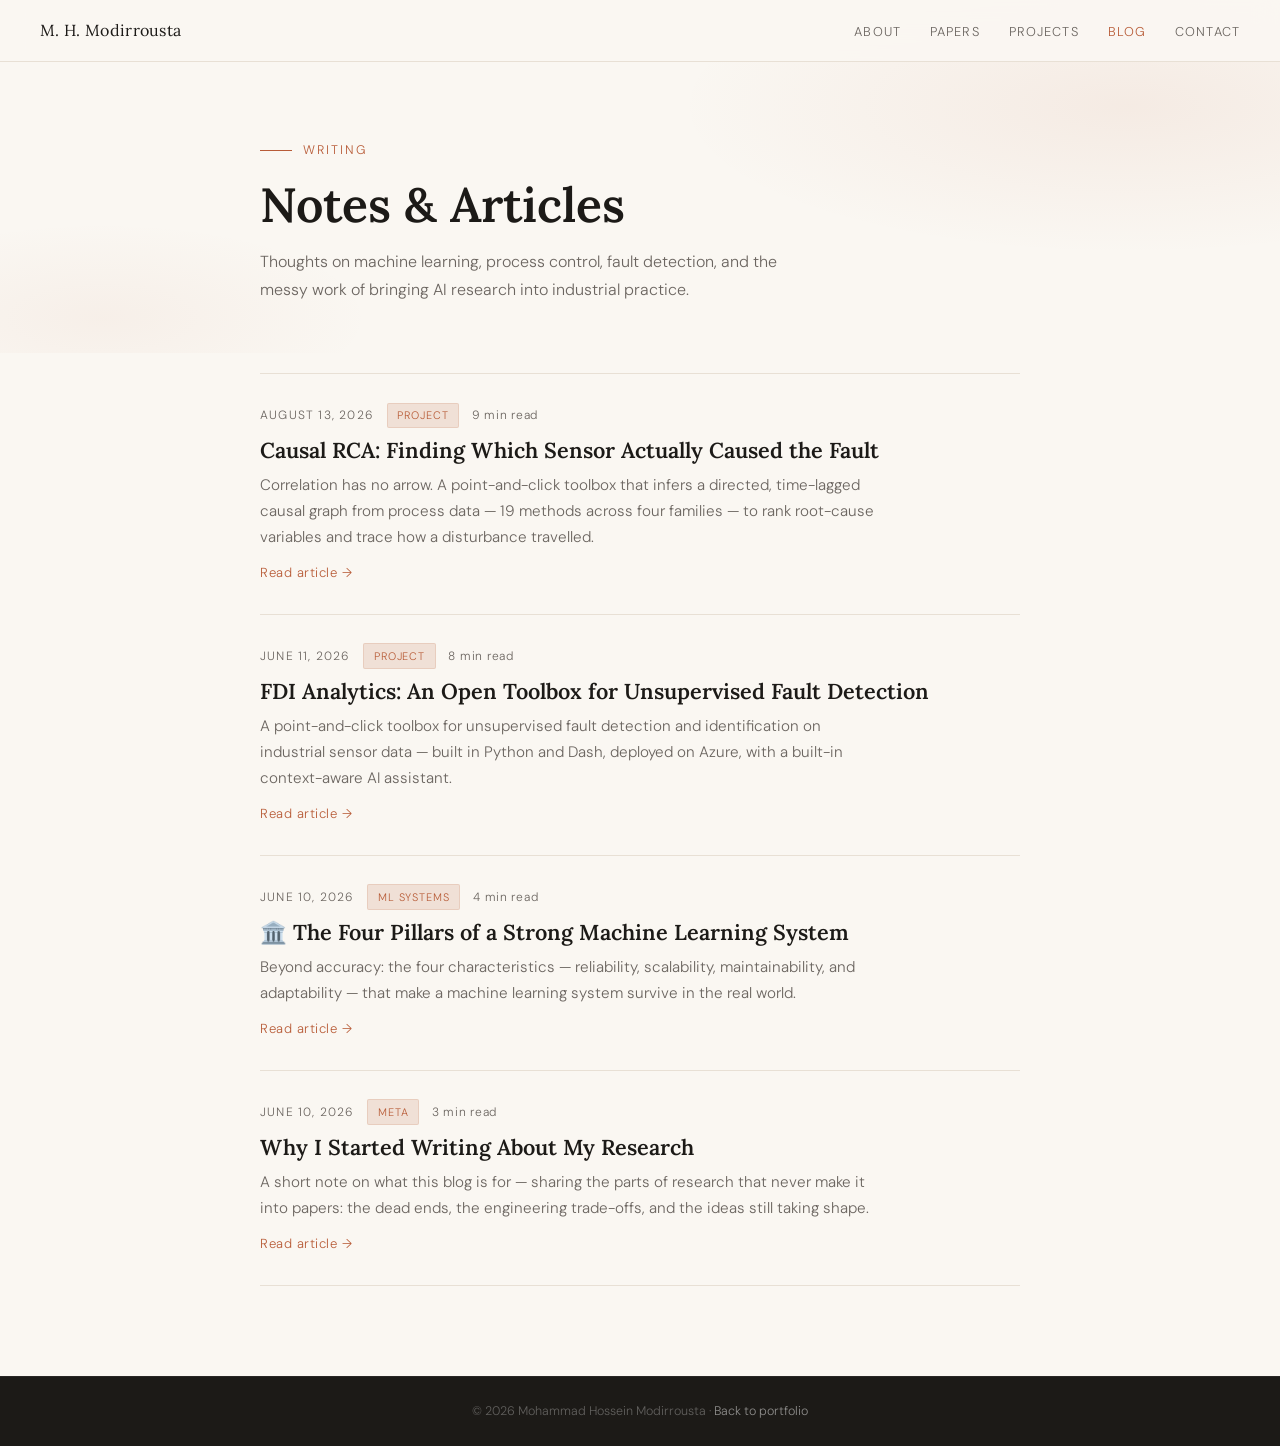
<file: blog.html>
<!DOCTYPE html>
<html lang="en">
<head>
  <meta charset="UTF-8" />
  <meta name="viewport" content="width=device-width, initial-scale=1.0"/>
  <title>Blog · Mohammad Hossein Modirrousta</title>
  <meta name="description" content="Notes and articles by Mohammad Hossein Modirrousta on machine learning, process control, fault detection, and causal discovery."/>
  <link href="https://fonts.googleapis.com/css2?family=Lora:ital,wght@0,400;0,600;1,400&family=DM+Sans:wght@300;400;500&display=swap" rel="stylesheet"/>
  <style>
    *, *::before, *::after { box-sizing: border-box; margin: 0; padding: 0; }

    :root {
      --cream: #faf7f2;
      --warm-white: #fff9f3;
      --ink: #1c1a17;
      --muted: #6b6560;
      --accent: #b85c38;
      --accent-light: #f0e0d6;
      --border: #e8e0d5;
      --section-bg: #f5f0e8;
    }

    html { scroll-behavior: smooth; }

    body {
      background: var(--cream);
      color: var(--ink);
      font-family: 'DM Sans', sans-serif;
      font-weight: 300;
      line-height: 1.7;
      overflow-x: hidden;
      min-height: 100vh;
      display: flex; flex-direction: column;
    }

    /* ── NAV ── */
    nav {
      position: fixed; top: 0; left: 0; right: 0;
      background: rgba(250,247,242,0.92);
      backdrop-filter: blur(12px);
      border-bottom: 1px solid var(--border);
      z-index: 100;
      padding: 0 2.5rem;
      display: flex; align-items: center; justify-content: space-between;
      height: 62px;
      transition: box-shadow 0.3s;
    }
    nav.scrolled { box-shadow: 0 2px 20px rgba(0,0,0,0.08); }
    .nav-name {
      font-family: 'Lora', serif;
      font-size: 1rem;
      letter-spacing: 0.02em;
      color: var(--ink);
      text-decoration: none;
    }
    .nav-links { display: flex; gap: 1.8rem; list-style: none; align-items: center; }
    .nav-links a {
      text-decoration: none;
      font-size: 0.8rem;
      letter-spacing: 0.09em;
      text-transform: uppercase;
      color: var(--muted);
      transition: color 0.2s;
      position: relative;
    }
    .nav-links a::after {
      content: ''; position: absolute; bottom: -3px; left: 0; right: 0;
      height: 1.5px; background: var(--accent);
      transform: scaleX(0); transform-origin: left;
      transition: transform 0.25s ease;
    }
    .nav-links a:hover { color: var(--accent); }
    .nav-links a:hover::after { transform: scaleX(1); }
    .nav-links a.nav-active { color: var(--accent); }

    /* ── BLOG HEADER ── */
    .blog-head {
      padding: 140px 2.5rem 50px;
      position: relative; overflow: hidden;
    }
    .blog-head-bg {
      position: absolute; inset: 0;
      background:
        radial-gradient(ellipse 50% 60% at 88% 30%, rgba(184,92,56,0.08) 0%, transparent 70%),
        radial-gradient(ellipse 35% 45% at 8% 90%, rgba(184,92,56,0.05) 0%, transparent 60%);
      pointer-events: none;
    }
    .blog-head-inner { max-width: 760px; margin: 0 auto; position: relative; }
    .blog-eyebrow {
      font-size: 0.78rem; letter-spacing: 0.16em;
      text-transform: uppercase; color: var(--accent);
      margin-bottom: 1rem;
      display: flex; align-items: center; gap: 0.7rem;
    }
    .blog-eyebrow::before {
      content: ''; display: block; width: 32px; height: 1px;
      background: var(--accent);
    }
    .blog-head h1 {
      font-family: 'Lora', serif;
      font-size: clamp(2rem, 4vw, 3rem);
      font-weight: 600; line-height: 1.15;
      margin-bottom: 1rem; color: var(--ink);
    }
    .blog-head p {
      font-size: 1rem; color: var(--muted); max-width: 540px;
    }

    /* ── POST LIST ── */
    .posts-wrap { flex: 1; padding: 20px 2.5rem 90px; }
    .posts-inner { max-width: 760px; margin: 0 auto; }

    .post-row {
      display: block; text-decoration: none; color: inherit;
      padding: 1.8rem 0;
      border-top: 1px solid var(--border);
      transition: padding-left 0.2s ease;
    }
    .posts-inner .post-row:last-child { border-bottom: 1px solid var(--border); }
    .post-row:hover { padding-left: 0.5rem; }
    .post-meta {
      display: flex; align-items: center; gap: 0.8rem;
      font-size: 0.75rem; letter-spacing: 0.06em;
      color: var(--muted); margin-bottom: 0.5rem;
      flex-wrap: wrap;
    }
    .post-date { text-transform: uppercase; letter-spacing: 0.1em; }
    .post-tag {
      background: var(--accent-light); color: var(--accent);
      font-size: 0.68rem; letter-spacing: 0.08em; text-transform: uppercase;
      padding: 0.15rem 0.6rem; border-radius: 2px;
      border: 1px solid rgba(184,92,56,0.15);
    }
    .post-readtime { color: var(--muted); }
    .post-row h2 {
      font-family: 'Lora', serif;
      font-size: 1.35rem; font-weight: 600;
      line-height: 1.35; margin-bottom: 0.5rem; color: var(--ink);
      transition: color 0.2s;
    }
    .post-row:hover h2 { color: var(--accent); }
    .post-excerpt { font-size: 0.95rem; color: var(--muted); max-width: 620px; }
    .post-arrow {
      display: inline-block; margin-top: 0.7rem;
      font-size: 0.82rem; color: var(--accent); letter-spacing: 0.04em;
    }

    .empty-note {
      padding: 2rem 0; border-top: 1px solid var(--border);
      color: var(--muted); font-size: 0.95rem;
    }

    /* ── FOOTER ── */
    footer {
      background: var(--ink);
      border-top: 1px solid rgba(255,255,255,0.06);
      padding: 1.5rem 2rem; text-align: center;
      font-size: 0.78rem; color: rgba(255,255,255,0.3);
    }
    footer a { color: rgba(255,255,255,0.5); text-decoration: none; }
    footer a:hover { color: var(--accent); }

    @media (max-width: 720px) {
      nav { padding: 0 1rem; }
      .nav-links { gap: 1rem; font-size: 0.72rem; }
      .blog-head { padding: 120px 1.5rem 40px; }
      .posts-wrap { padding: 10px 1.5rem 70px; }
    }
  </style>
</head>
<body>

<!-- NAV -->
<nav id="navbar">
  <a href="index.html" class="nav-name">M. H. Modirrousta</a>
  <ul class="nav-links">
    <li><a href="index.html#about">About</a></li>
    <li><a href="index.html#papers">Papers</a></li>
    <li><a href="index.html#projects">Projects</a></li>
    <li><a href="blog.html" class="nav-active">Blog</a></li>
    <li><a href="index.html#contact">Contact</a></li>
  </ul>
</nav>

<!-- HEADER -->
<header class="blog-head">
  <div class="blog-head-bg"></div>
  <div class="blog-head-inner">
    <div class="blog-eyebrow">Writing</div>
    <h1>Notes &amp; Articles</h1>
    <p>Thoughts on machine learning, process control, fault detection, and the messy work of bringing AI research into industrial practice.</p>
  </div>
</header>

<!-- POST LIST -->
<main class="posts-wrap">
  <div class="posts-inner">

    <!-- ════════════════════════════════════════════════════════════
         POST CARD — copy this block for each new post.
         Update: href, date, tag, read time, title, excerpt.
    ═════════════════════════════════════════════════════════════ -->

        <a href="posts/causal-rca-toolbox.html" class="post-row">
      <div class="post-meta">
        <span class="post-date">August 13, 2026</span>
        <span class="post-tag">Project</span>
        <span class="post-readtime">9 min read</span>
      </div>
      <h2>Causal RCA: Finding Which Sensor Actually Caused the Fault</h2>
      <p class="post-excerpt">Correlation has no arrow. A point-and-click toolbox that infers a directed, time-lagged causal graph from process data — 19 methods across four families — to rank root-cause variables and trace how a disturbance travelled.</p>
      <span class="post-arrow">Read article →</span>
    </a>
        <a href="posts/fdi-analytics-toolbox.html" class="post-row">
      <div class="post-meta">
        <span class="post-date">June 11, 2026</span>
        <span class="post-tag">Project</span>
        <span class="post-readtime">8 min read</span>
      </div>
      <h2>FDI Analytics: An Open Toolbox for Unsupervised Fault Detection</h2>
      <p class="post-excerpt">A point-and-click toolbox for unsupervised fault detection and identification on industrial sensor data — built in Python and Dash, deployed on Azure, with a built-in context-aware AI assistant.</p>
      <span class="post-arrow">Read article →</span>
    </a>
        <a href="posts/four-pillars-ml-systems.html" class="post-row">
      <div class="post-meta">
        <span class="post-date">June 10, 2026</span>
        <span class="post-tag">ML Systems</span>
        <span class="post-readtime">4 min read</span>
      </div>
      <h2>🏛️ The Four Pillars of a Strong Machine Learning System</h2>
      <p class="post-excerpt">Beyond accuracy: the four characteristics — reliability, scalability, maintainability, and adaptability — that make a machine learning system survive in the real world.</p>
      <span class="post-arrow">Read article →</span>
    </a>
    
    <a href="posts/welcome.html" class="post-row">
      <div class="post-meta">
        <span class="post-date">June 10, 2026</span>
        <span class="post-tag">Meta</span>
        <span class="post-readtime">3 min read</span>
      </div>
      <h2>Why I Started Writing About My Research</h2>
      <p class="post-excerpt">A short note on what this blog is for — sharing the parts of research that never make it into papers: the dead ends, the engineering trade-offs, and the ideas still taking shape.</p>
      <span class="post-arrow">Read article →</span>
    </a>
    <!-- ════════════════════════════════════════════════════════════ -->

  </div>
</main>

<footer>
  © 2026 Mohammad Hossein Modirrousta · <a href="index.html">Back to portfolio</a>
</footer>

<script>
  window.addEventListener('scroll', () => {
    document.getElementById('navbar').classList.toggle('scrolled', window.scrollY > 20);
  });
</script>
</body>
</html>
</file>
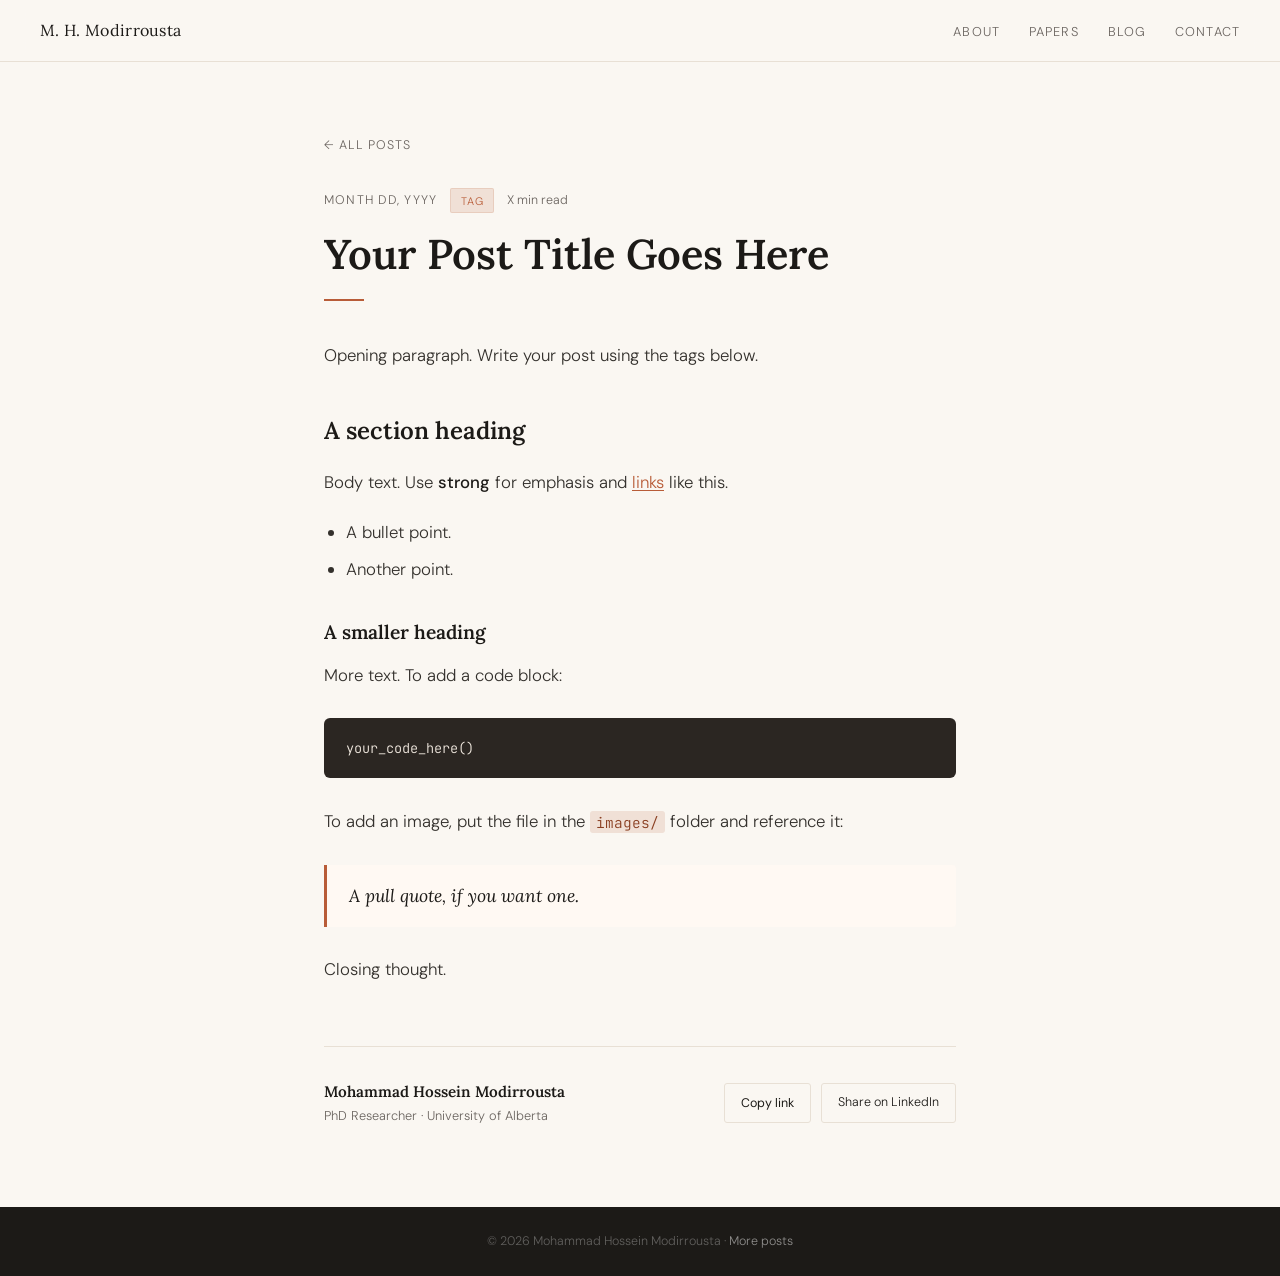
<file: post-template.html>
<!DOCTYPE html>
<html lang="en">
<head>
  <meta charset="UTF-8" />
  <meta name="viewport" content="width=device-width, initial-scale=1.0"/>
  <!-- ▼▼ EDIT THESE TWO FOR EACH POST ▼▼ -->
  <title>Why I Started Writing About My Research · M. H. Modirrousta</title>
  <meta name="description" content="A short note on what this blog is for — sharing the parts of research that never make it into papers."/>
  <!-- ▲▲ -->
  <link href="https://fonts.googleapis.com/css2?family=Lora:ital,wght@0,400;0,600;1,400;1,600&family=DM+Sans:wght@300;400;500&family=JetBrains+Mono:wght@400;500&display=swap" rel="stylesheet"/>
  <style>
    *, *::before, *::after { box-sizing: border-box; margin: 0; padding: 0; }

    :root {
      --cream: #faf7f2;
      --warm-white: #fff9f3;
      --ink: #1c1a17;
      --muted: #6b6560;
      --accent: #b85c38;
      --accent-light: #f0e0d6;
      --border: #e8e0d5;
      --section-bg: #f5f0e8;
      --code-bg: #2b2622;
    }

    html { scroll-behavior: smooth; }

    body {
      background: var(--cream);
      color: var(--ink);
      font-family: 'DM Sans', sans-serif;
      font-weight: 300;
      line-height: 1.7;
      overflow-x: hidden;
    }

    /* ── NAV ── */
    nav {
      position: fixed; top: 0; left: 0; right: 0;
      background: rgba(250,247,242,0.92);
      backdrop-filter: blur(12px);
      border-bottom: 1px solid var(--border);
      z-index: 100;
      padding: 0 2.5rem;
      display: flex; align-items: center; justify-content: space-between;
      height: 62px;
      transition: box-shadow 0.3s;
    }
    nav.scrolled { box-shadow: 0 2px 20px rgba(0,0,0,0.08); }
    .nav-name {
      font-family: 'Lora', serif; font-size: 1rem;
      letter-spacing: 0.02em; color: var(--ink); text-decoration: none;
    }
    .nav-links { display: flex; gap: 1.8rem; list-style: none; align-items: center; }
    .nav-links a {
      text-decoration: none; font-size: 0.8rem;
      letter-spacing: 0.09em; text-transform: uppercase;
      color: var(--muted); transition: color 0.2s; position: relative;
    }
    .nav-links a::after {
      content: ''; position: absolute; bottom: -3px; left: 0; right: 0;
      height: 1.5px; background: var(--accent);
      transform: scaleX(0); transform-origin: left; transition: transform 0.25s ease;
    }
    .nav-links a:hover { color: var(--accent); }
    .nav-links a:hover::after { transform: scaleX(1); }

    /* ── READING PROGRESS ── */
    #progress-bar {
      position: fixed; top: 62px; left: 0; height: 2px;
      background: var(--accent); z-index: 101; width: 0%;
      transition: width 0.1s linear;
    }

    /* ── ARTICLE ── */
    .article { max-width: 680px; margin: 0 auto; padding: 130px 1.5rem 40px; }

    .back-link {
      display: inline-block; font-size: 0.78rem; letter-spacing: 0.08em;
      text-transform: uppercase; color: var(--muted);
      text-decoration: none; margin-bottom: 2rem; transition: color 0.2s;
    }
    .back-link:hover { color: var(--accent); }

    .article-meta {
      display: flex; align-items: center; gap: 0.8rem;
      font-size: 0.78rem; color: var(--muted);
      margin-bottom: 1rem; flex-wrap: wrap;
    }
    .article-meta .a-date { text-transform: uppercase; letter-spacing: 0.1em; }
    .article-meta .a-tag {
      background: var(--accent-light); color: var(--accent);
      font-size: 0.68rem; letter-spacing: 0.08em; text-transform: uppercase;
      padding: 0.15rem 0.6rem; border-radius: 2px; border: 1px solid rgba(184,92,56,0.15);
    }

    .article h1 {
      font-family: 'Lora', serif;
      font-size: clamp(1.9rem, 4vw, 2.6rem);
      font-weight: 600; line-height: 1.2; color: var(--ink);
      margin-bottom: 1.2rem;
    }
    .article-divider { width: 40px; height: 2px; background: var(--accent); margin-bottom: 2.5rem; }

    /* ── PROSE (the body of the post) ── */
    .prose { font-size: 1.05rem; color: #33302c; }
    .prose p { margin-bottom: 1.4rem; }
    .prose h2 {
      font-family: 'Lora', serif; font-size: 1.5rem; font-weight: 600;
      color: var(--ink); margin: 2.6rem 0 1rem;
    }
    .prose h3 {
      font-family: 'Lora', serif; font-size: 1.2rem; font-weight: 600;
      color: var(--ink); margin: 2rem 0 0.8rem;
    }
    .prose a { color: var(--accent); text-decoration: underline; text-underline-offset: 2px; }
    .prose a:hover { text-decoration: none; }
    .prose strong { font-weight: 500; color: var(--ink); }
    .prose ul, .prose ol { margin: 0 0 1.4rem 1.4rem; }
    .prose li { margin-bottom: 0.5rem; }

    .prose blockquote {
      border-left: 3px solid var(--accent);
      background: var(--warm-white);
      padding: 1rem 1.4rem; margin: 1.8rem 0;
      font-family: 'Lora', serif; font-style: italic;
      font-size: 1.1rem; color: var(--ink);
      border-radius: 0 4px 4px 0;
    }
    .prose blockquote p { margin: 0; }

    .prose img {
      max-width: 100%; height: auto;
      border-radius: 4px; border: 1px solid var(--border);
      margin: 1.8rem 0; display: block;
    }
    .prose figcaption {
      font-size: 0.82rem; color: var(--muted);
      text-align: center; margin-top: -1.2rem; margin-bottom: 1.8rem;
    }

    /* inline code */
    .prose code {
      font-family: 'JetBrains Mono', monospace;
      font-size: 0.86em;
      background: var(--accent-light);
      color: #8a3f22;
      padding: 0.12em 0.4em; border-radius: 3px;
    }
    /* code block */
    .prose pre {
      background: var(--code-bg); color: #f0e8df;
      font-family: 'JetBrains Mono', monospace;
      font-size: 0.85rem; line-height: 1.6;
      padding: 1.2rem 1.4rem; border-radius: 6px;
      overflow-x: auto; margin: 1.8rem 0;
    }
    .prose pre code {
      background: none; color: inherit; padding: 0; font-size: inherit;
    }

    .prose hr {
      border: none; border-top: 1px solid var(--border); margin: 2.5rem 0;
    }

    /* ── ARTICLE FOOTER ── */
    .article-end {
      max-width: 680px; margin: 0 auto; padding: 0 1.5rem 80px;
    }
    .article-end-inner {
      border-top: 1px solid var(--border); padding-top: 2rem;
      display: flex; align-items: center; justify-content: space-between;
      flex-wrap: wrap; gap: 1rem;
    }
    .author-chip { display: flex; align-items: center; gap: 0.8rem; }
    .author-chip .a-name { font-family: 'Lora', serif; font-weight: 600; font-size: 0.95rem; }
    .author-chip .a-sub { font-size: 0.8rem; color: var(--muted); }
    .share-links { display: flex; gap: 0.6rem; }
    .share-btn {
      display: inline-flex; align-items: center; gap: 0.4rem;
      padding: 0.5rem 1rem; border: 1px solid var(--border);
      border-radius: 3px; font-size: 0.78rem; color: var(--ink);
      text-decoration: none; transition: all 0.2s; cursor: pointer;
      background: transparent; font-family: 'DM Sans', sans-serif;
    }
    .share-btn:hover { border-color: var(--accent); color: var(--accent); }

    footer {
      background: var(--ink);
      padding: 1.5rem 2rem; text-align: center;
      font-size: 0.78rem; color: rgba(255,255,255,0.3);
    }
    footer a { color: rgba(255,255,255,0.5); text-decoration: none; }
    footer a:hover { color: var(--accent); }

    @media (max-width: 720px) {
      nav { padding: 0 1rem; }
      .nav-links { gap: 1rem; font-size: 0.72rem; }
      .article { padding: 110px 1.3rem 30px; }
      .prose { font-size: 1rem; }
    }
  </style>
</head>
<body>

<div id="progress-bar"></div>

<!-- NAV -->
<nav id="navbar">
  <a href="../index.html" class="nav-name">M. H. Modirrousta</a>
  <ul class="nav-links">
    <li><a href="../index.html#about">About</a></li>
    <li><a href="../index.html#papers">Papers</a></li>
    <li><a href="../blog.html">Blog</a></li>
    <li><a href="../index.html#contact">Contact</a></li>
  </ul>
</nav>

<!-- ════════════════════════════════════════════════════════════════
     NEW POST — fill in the meta, title, date, tag, and write inside
     the .prose block. Then add a matching card to blog.html.
═════════════════════════════════════════════════════════════════ -->
<article class="article">
  <a href="../blog.html" class="back-link">← All posts</a>

  <div class="article-meta">
    <span class="a-date">Month DD, YYYY</span>
    <span class="a-tag">Tag</span>
    <span>X min read</span>
  </div>

  <h1>Your Post Title Goes Here</h1>
  <div class="article-divider"></div>

  <div class="prose">
    <p>Opening paragraph. Write your post using the tags below.</p>

    <h2>A section heading</h2>
    <p>Body text. Use <strong>strong</strong> for emphasis and <a href="#">links</a> like this.</p>

    <ul>
      <li>A bullet point.</li>
      <li>Another point.</li>
    </ul>

    <h3>A smaller heading</h3>
    <p>More text. To add a code block:</p>

    <pre><code>your_code_here()</code></pre>

    <p>To add an image, put the file in the <code>images/</code> folder and reference it:</p>
    <!-- <img src="../images/your-image.png" alt="description"/> -->

    <blockquote>
      <p>A pull quote, if you want one.</p>
    </blockquote>

    <p>Closing thought.</p>
  </div>
</article>
<!-- ════════════════════════════════════════════════════════════════ -->

<div class="article-end">
  <div class="article-end-inner">
    <div class="author-chip">
      <div>
        <div class="a-name">Mohammad Hossein Modirrousta</div>
        <div class="a-sub">PhD Researcher · University of Alberta</div>
      </div>
    </div>
    <div class="share-links">
      <button class="share-btn" onclick="copyLink()" id="copy-btn">Copy link</button>
      <a class="share-btn" id="li-share" href="#" target="_blank" rel="noopener">Share on LinkedIn</a>
    </div>
  </div>
</div>

<footer>
  © 2026 Mohammad Hossein Modirrousta · <a href="../blog.html">More posts</a>
</footer>

<script>
  // Reading progress bar
  const bar = document.getElementById('progress-bar');
  window.addEventListener('scroll', () => {
    const pct = window.scrollY / (document.body.scrollHeight - window.innerHeight) * 100;
    bar.style.width = pct + '%';
    document.getElementById('navbar').classList.toggle('scrolled', window.scrollY > 20);
  });

  // Share helpers — use the live page URL automatically
  const pageUrl = window.location.href;
  document.getElementById('li-share').href =
    'https://www.linkedin.com/sharing/share-offsite/?url=' + encodeURIComponent(pageUrl);

  function copyLink() {
    navigator.clipboard.writeText(pageUrl).then(() => {
      const b = document.getElementById('copy-btn');
      const original = b.textContent;
      b.textContent = 'Copied ✓';
      setTimeout(() => { b.textContent = original; }, 1800);
    });
  }
</script>
</body>
</html>
</file>
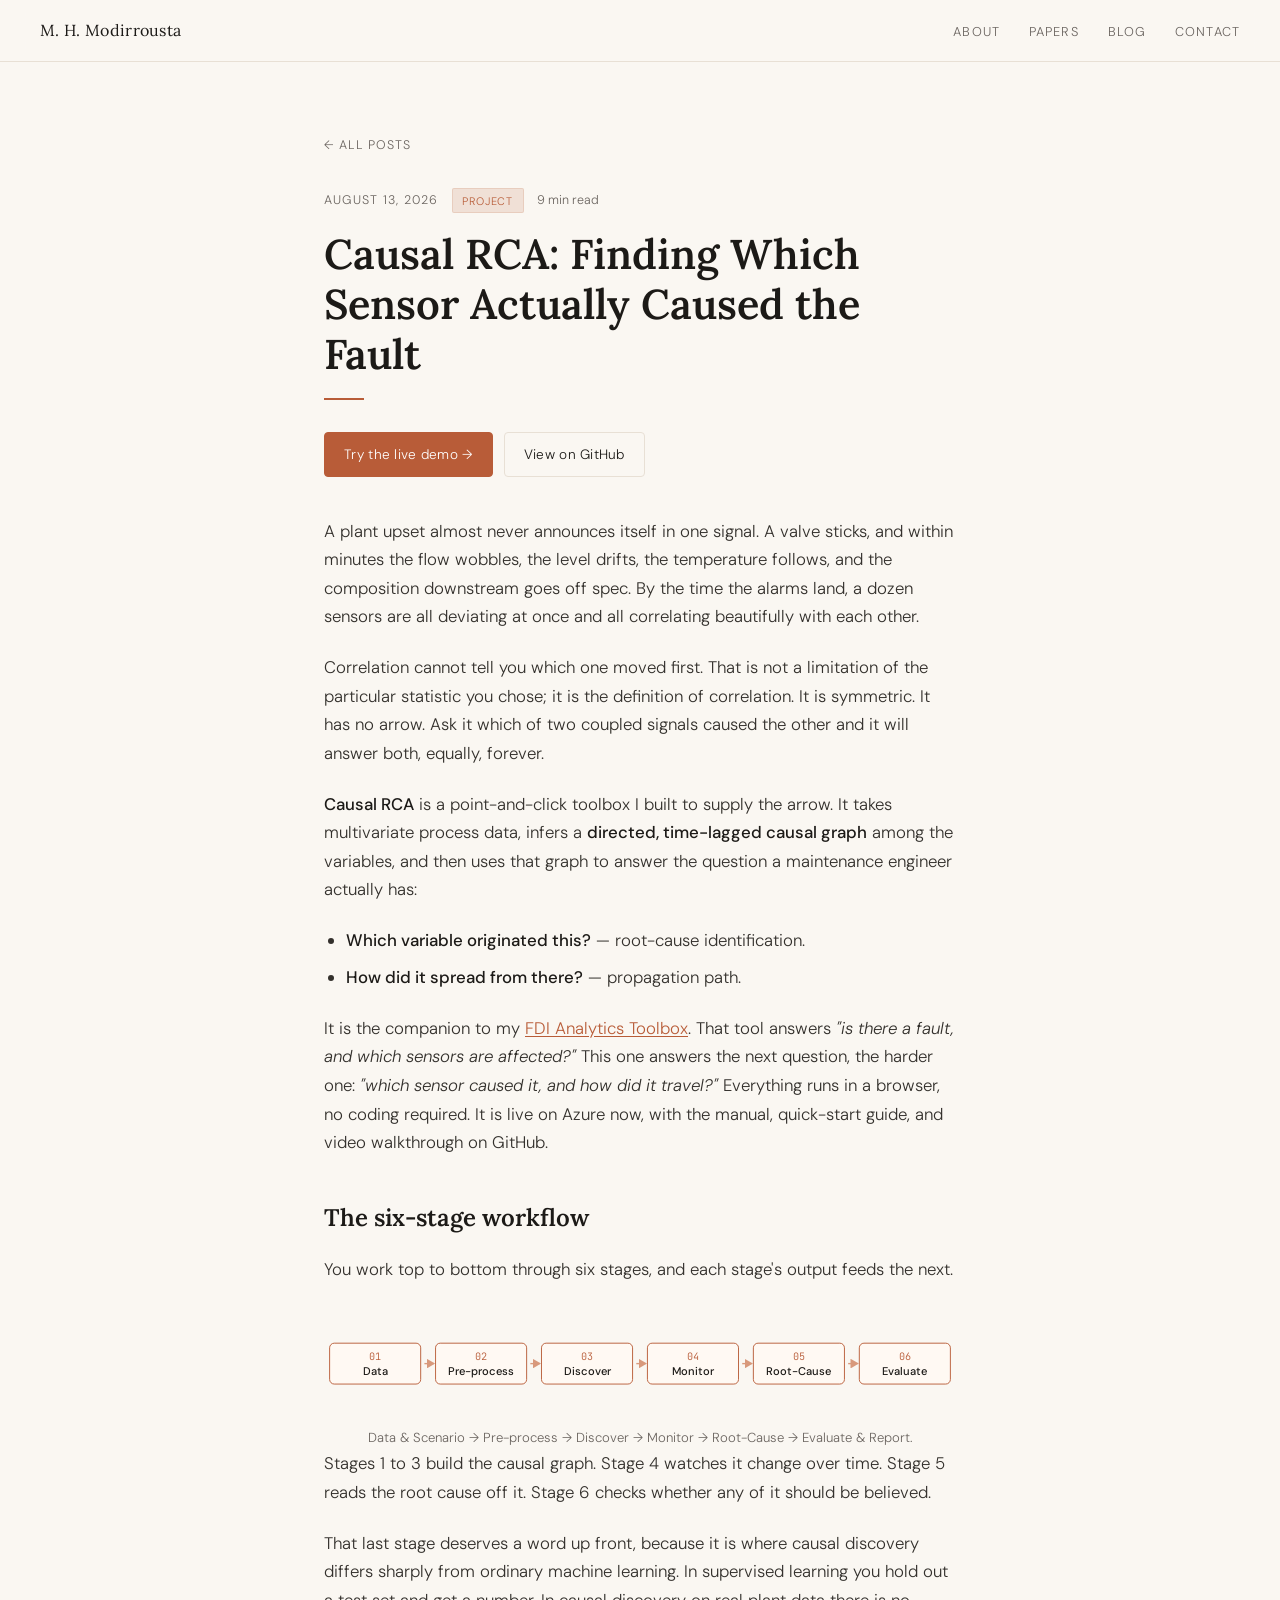
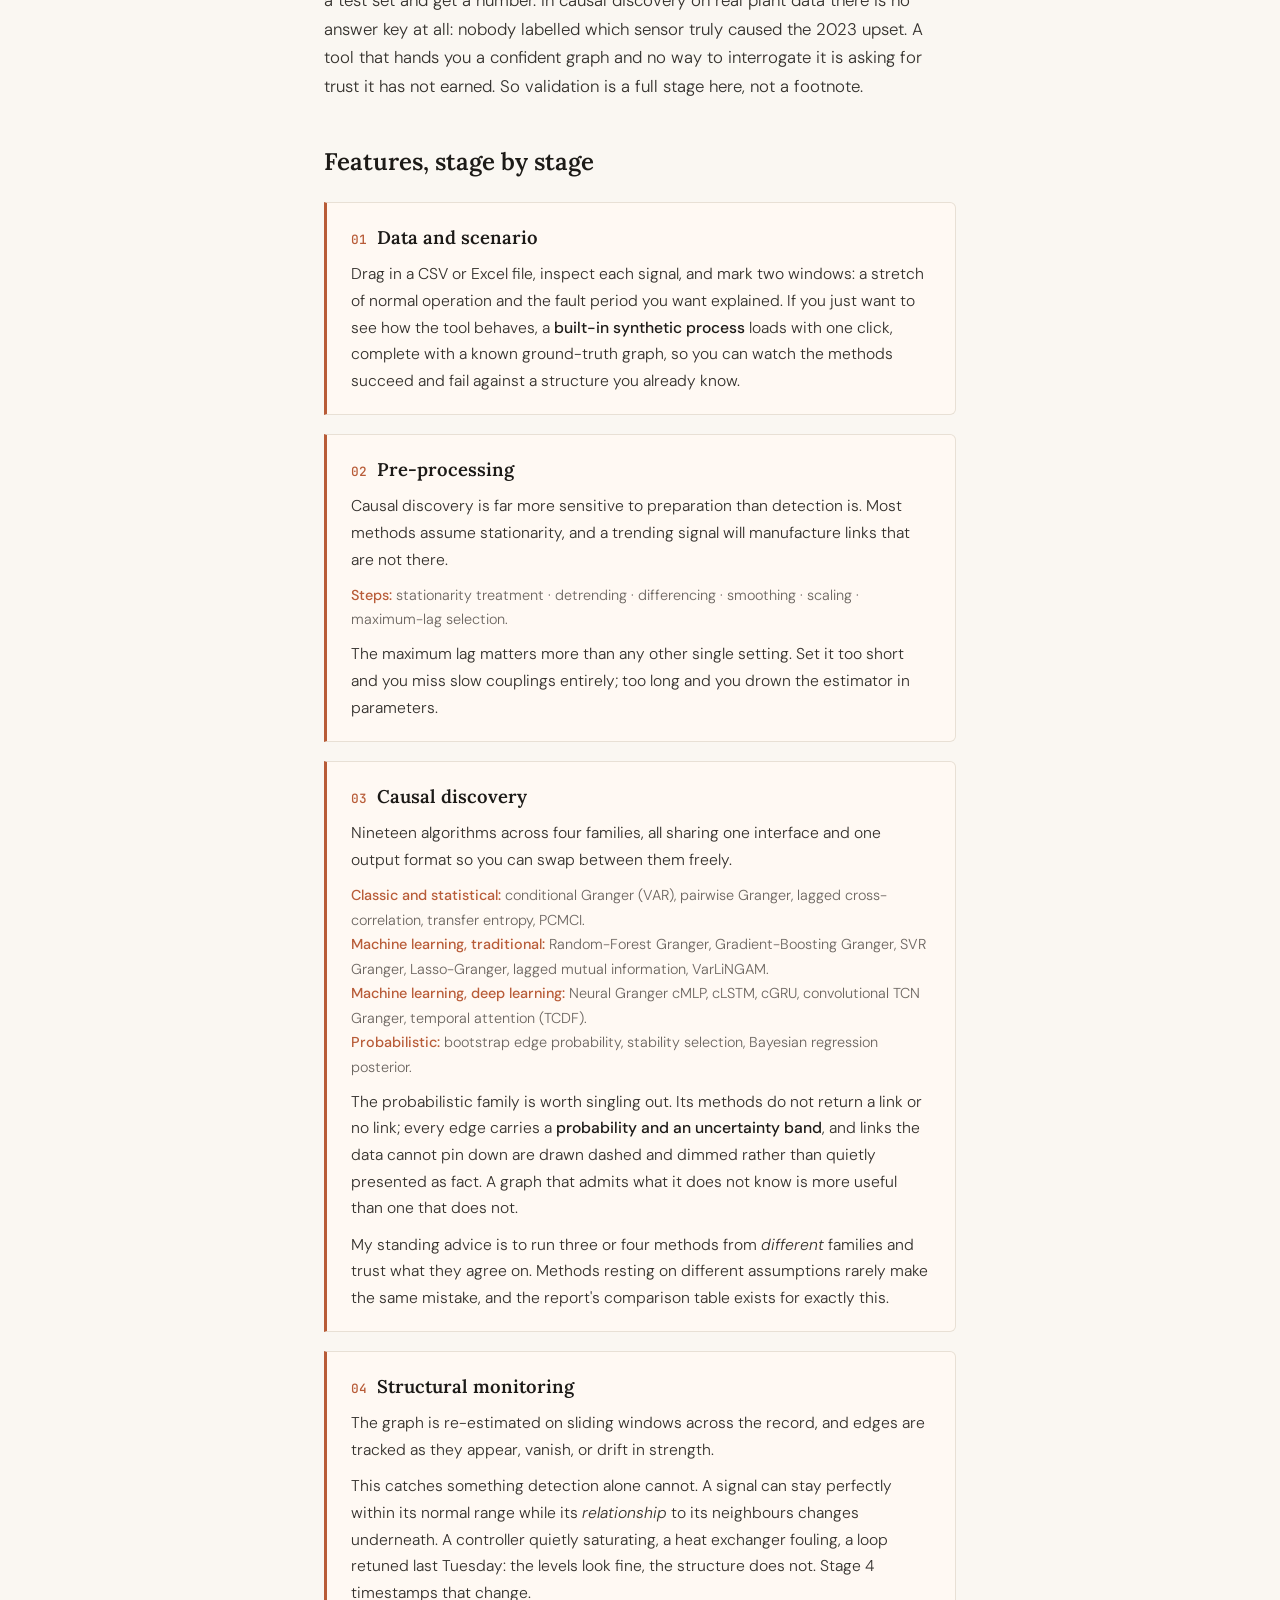
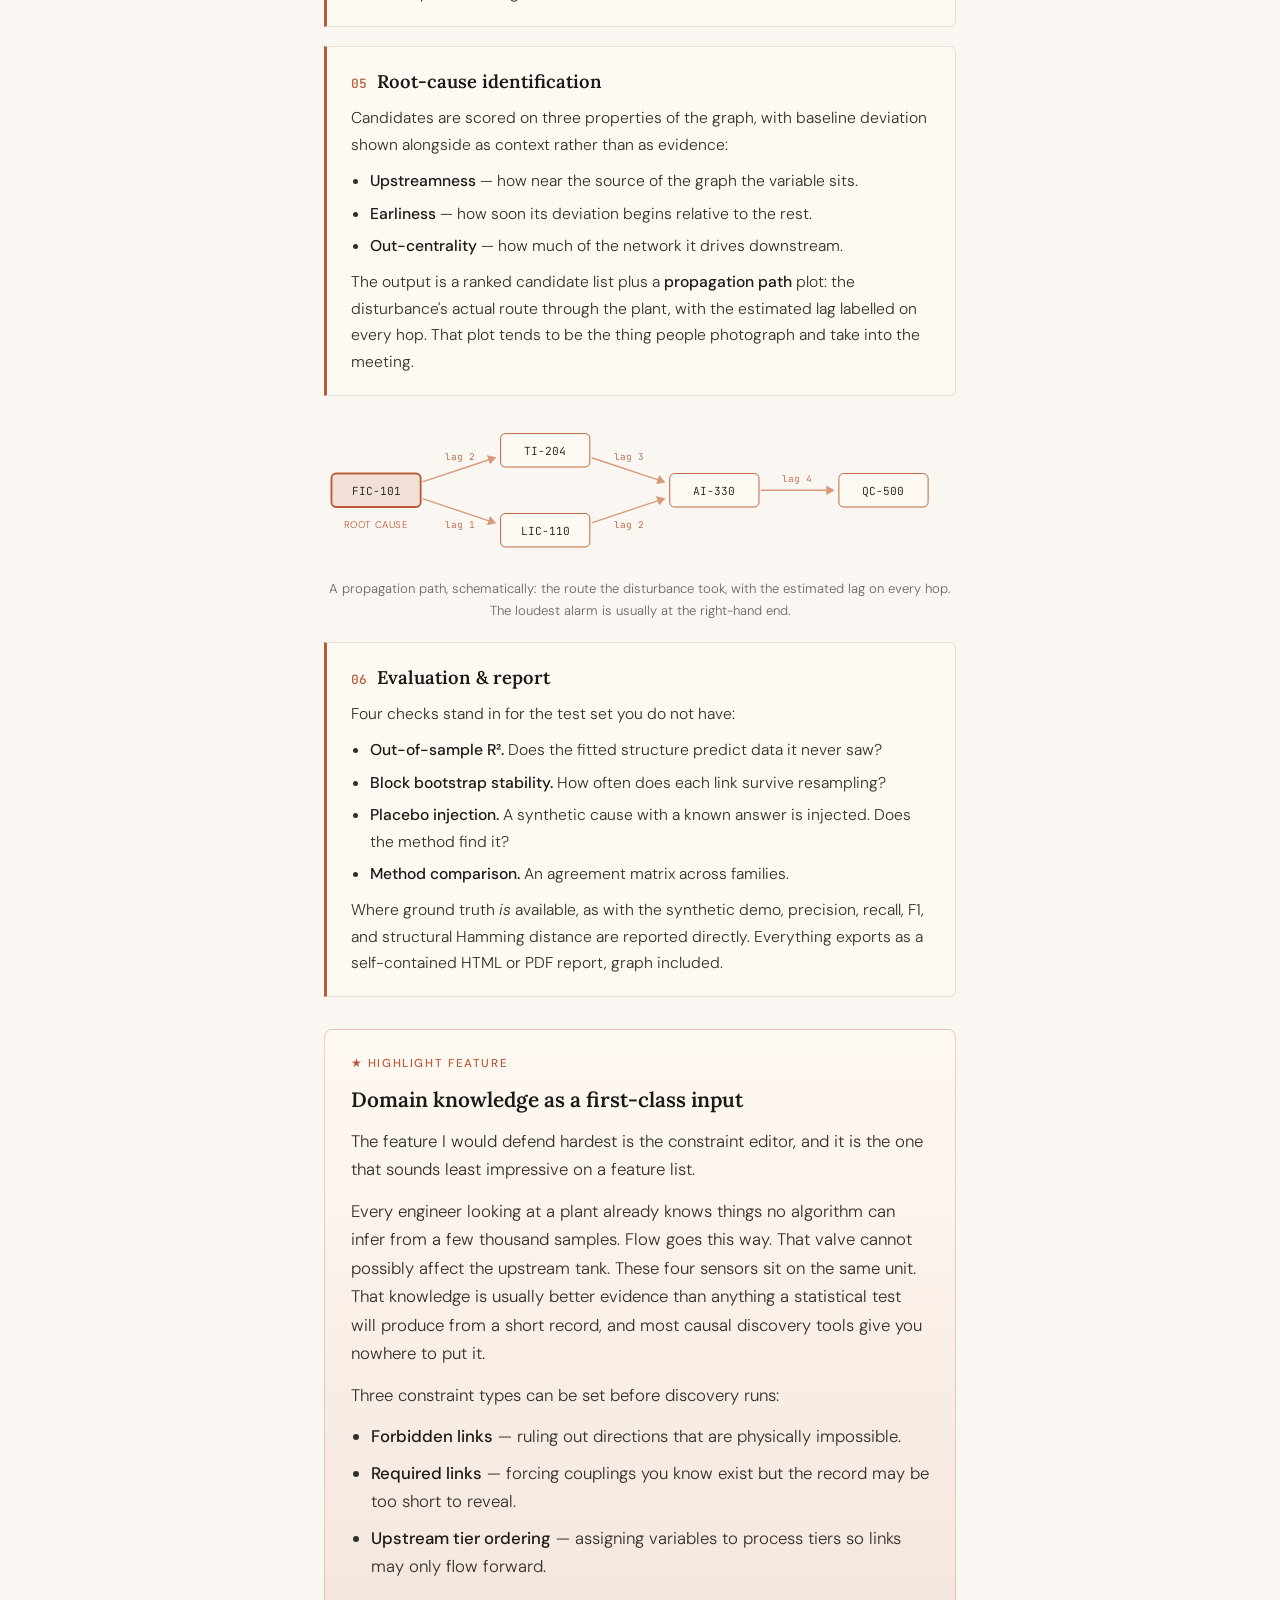
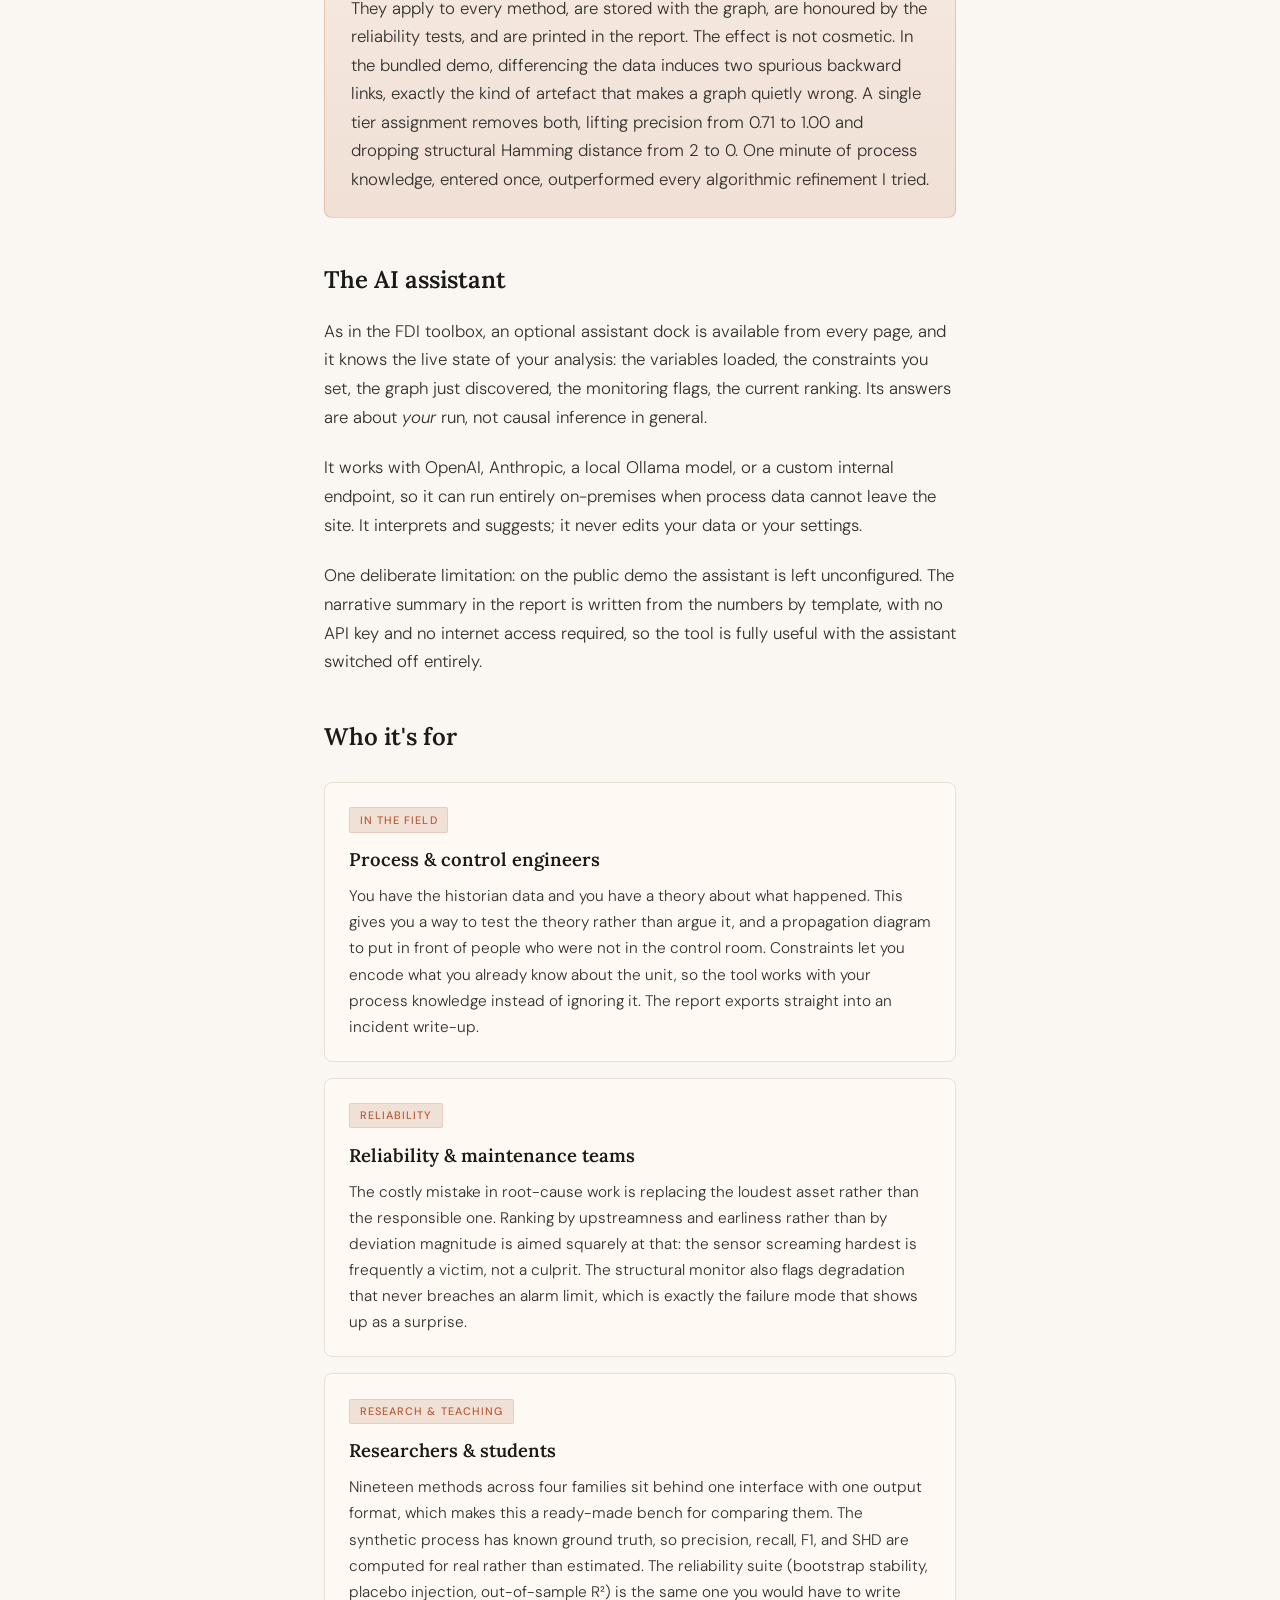
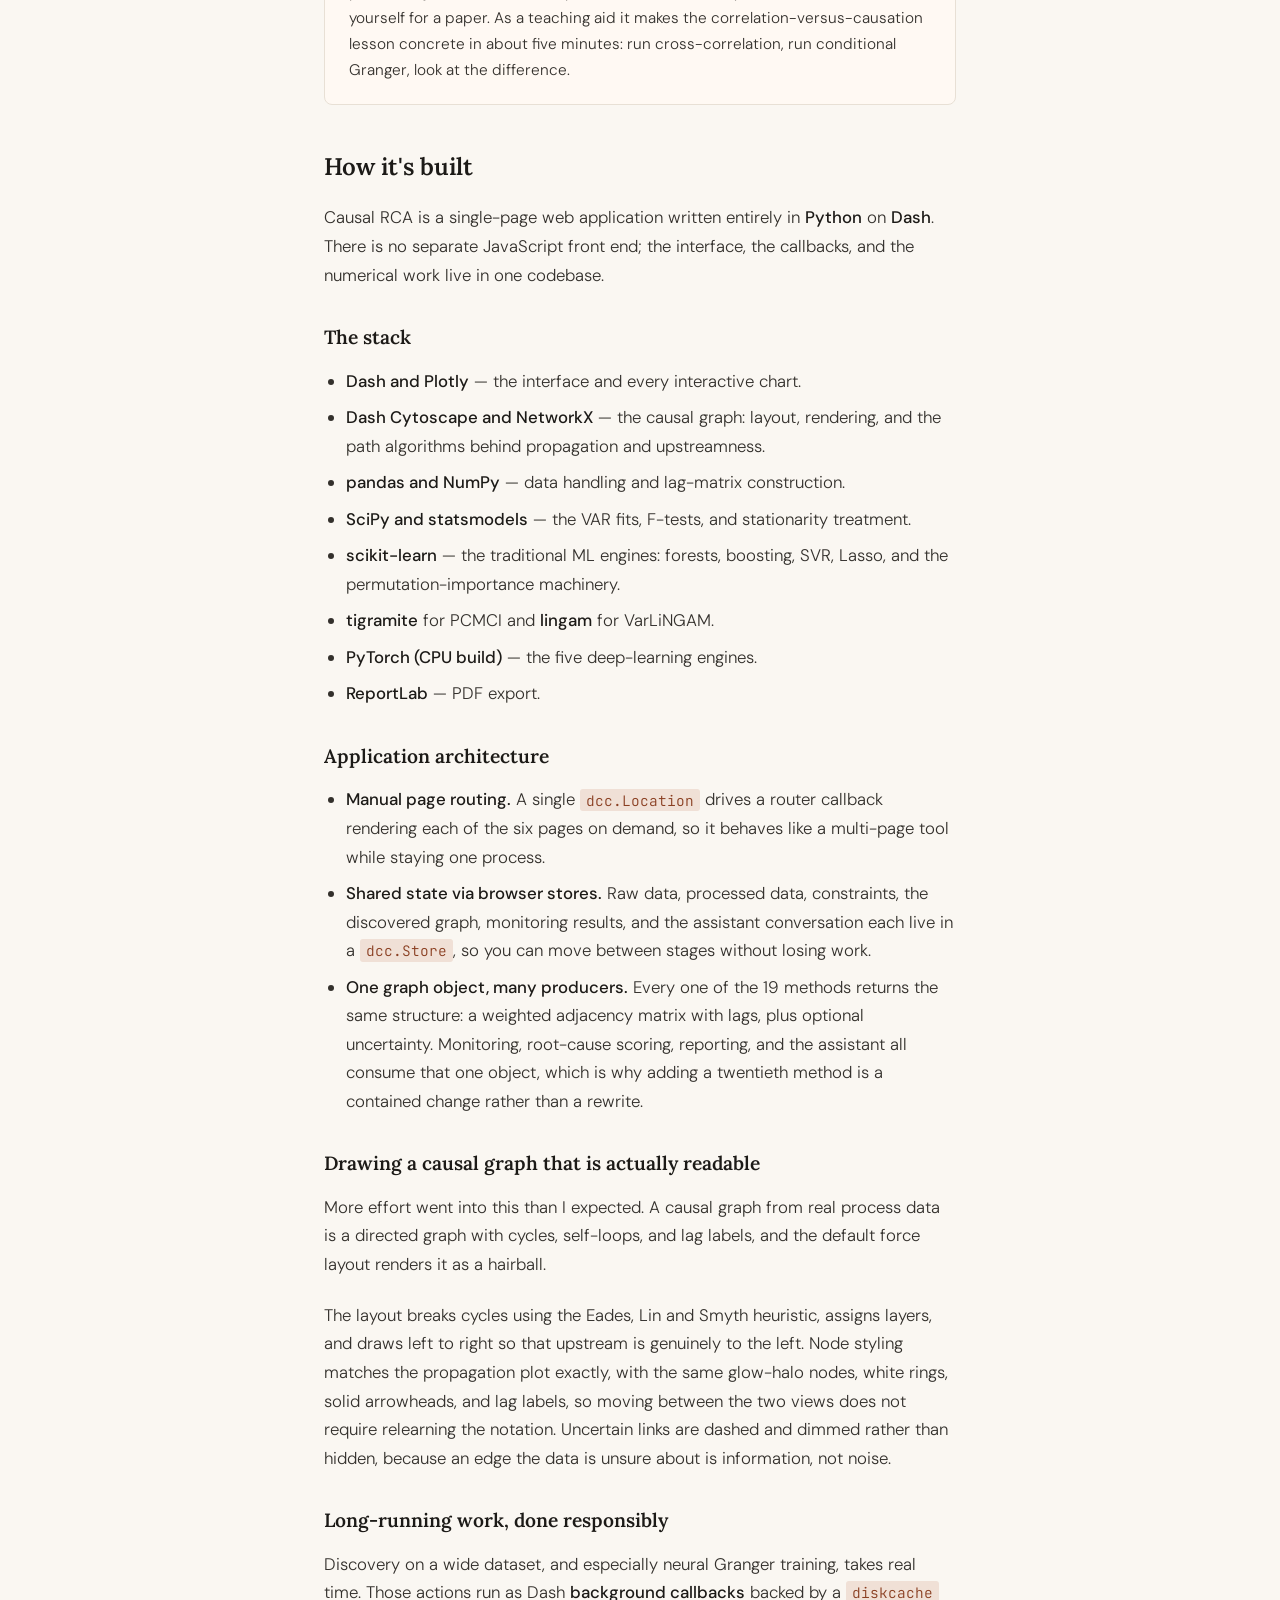
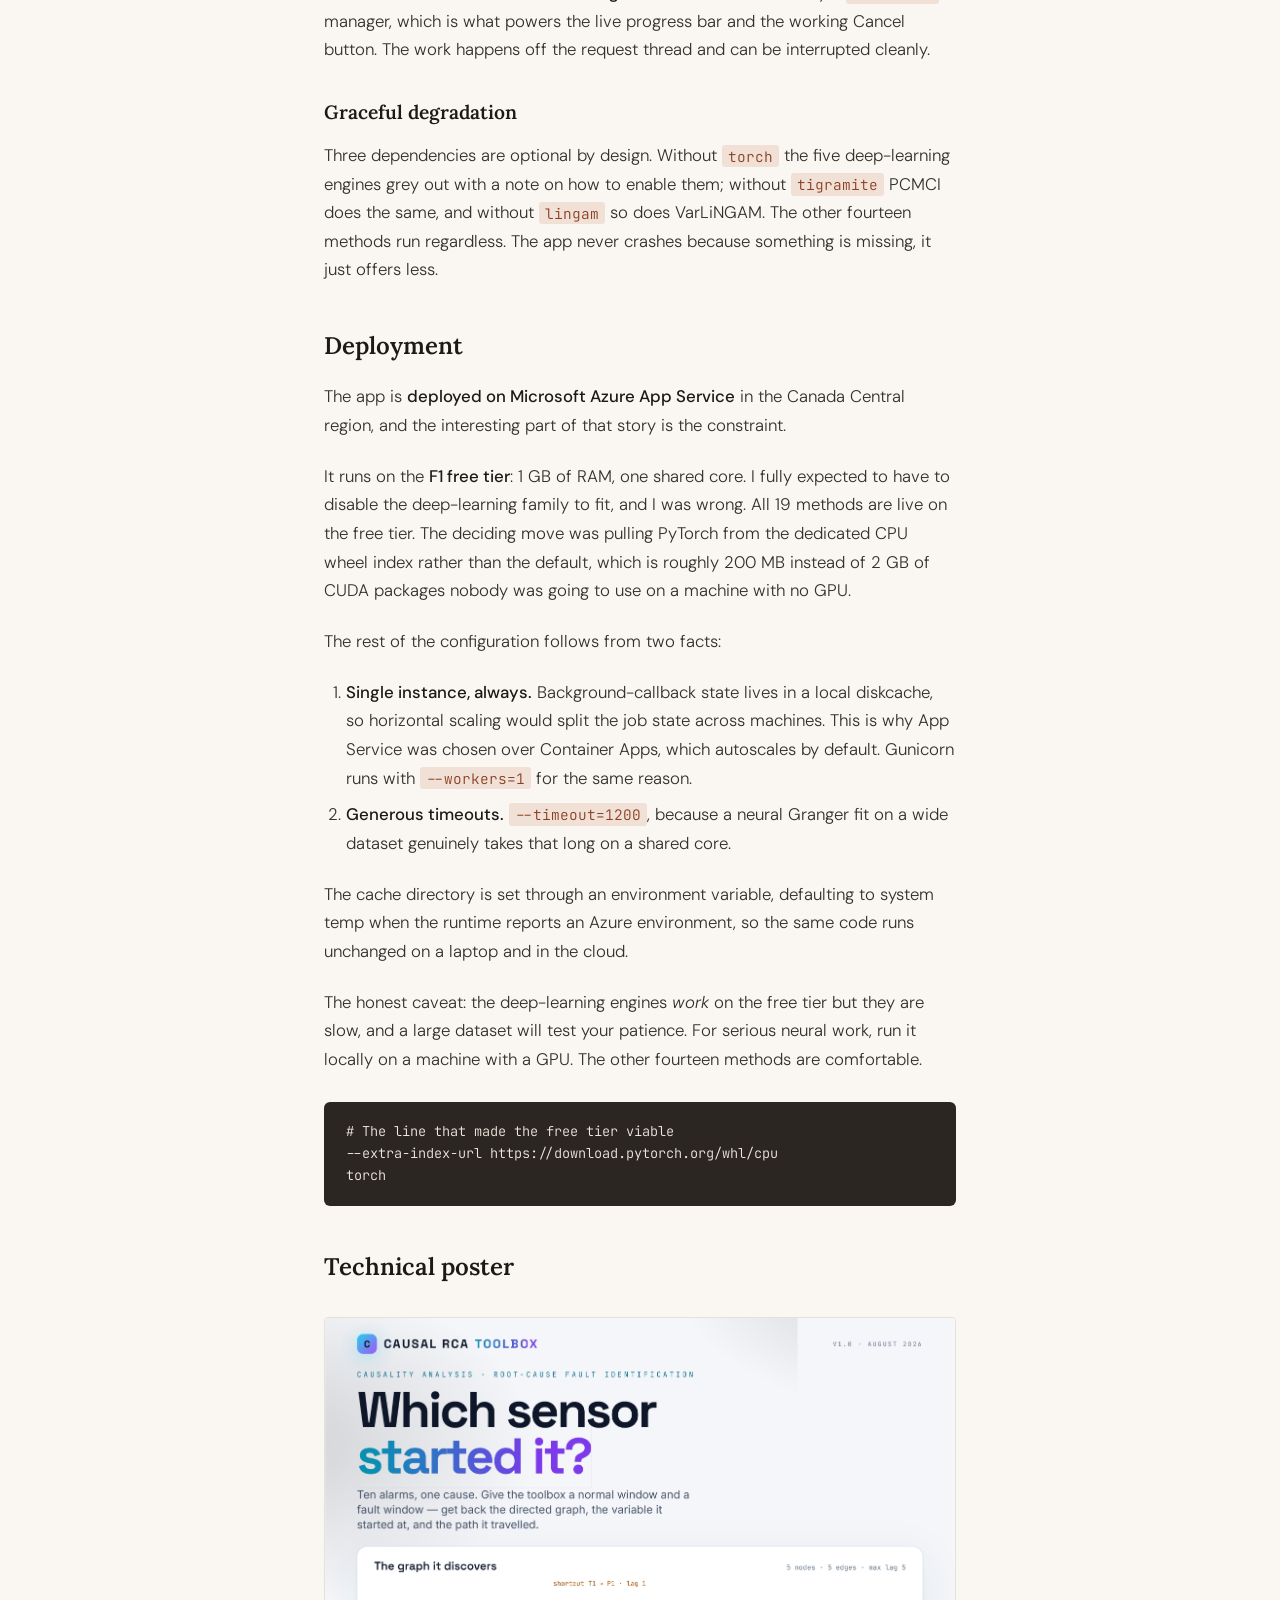
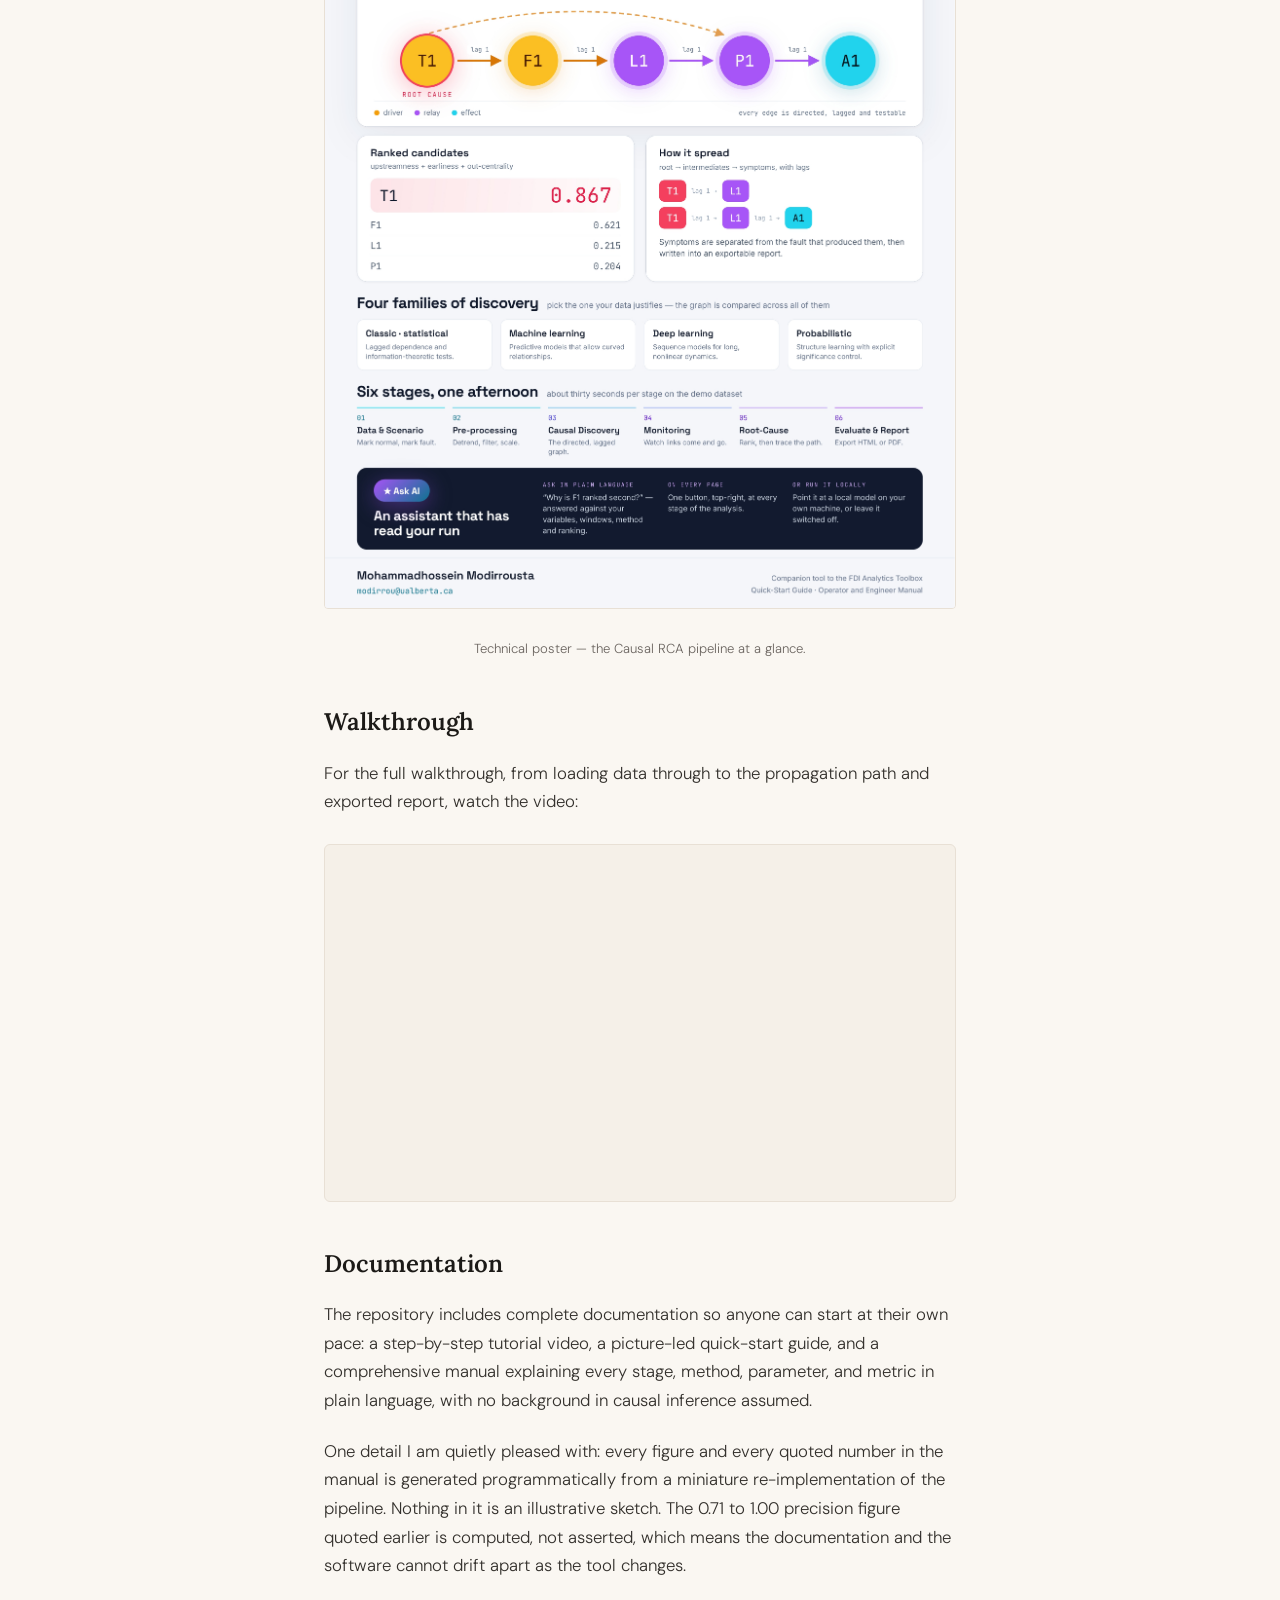
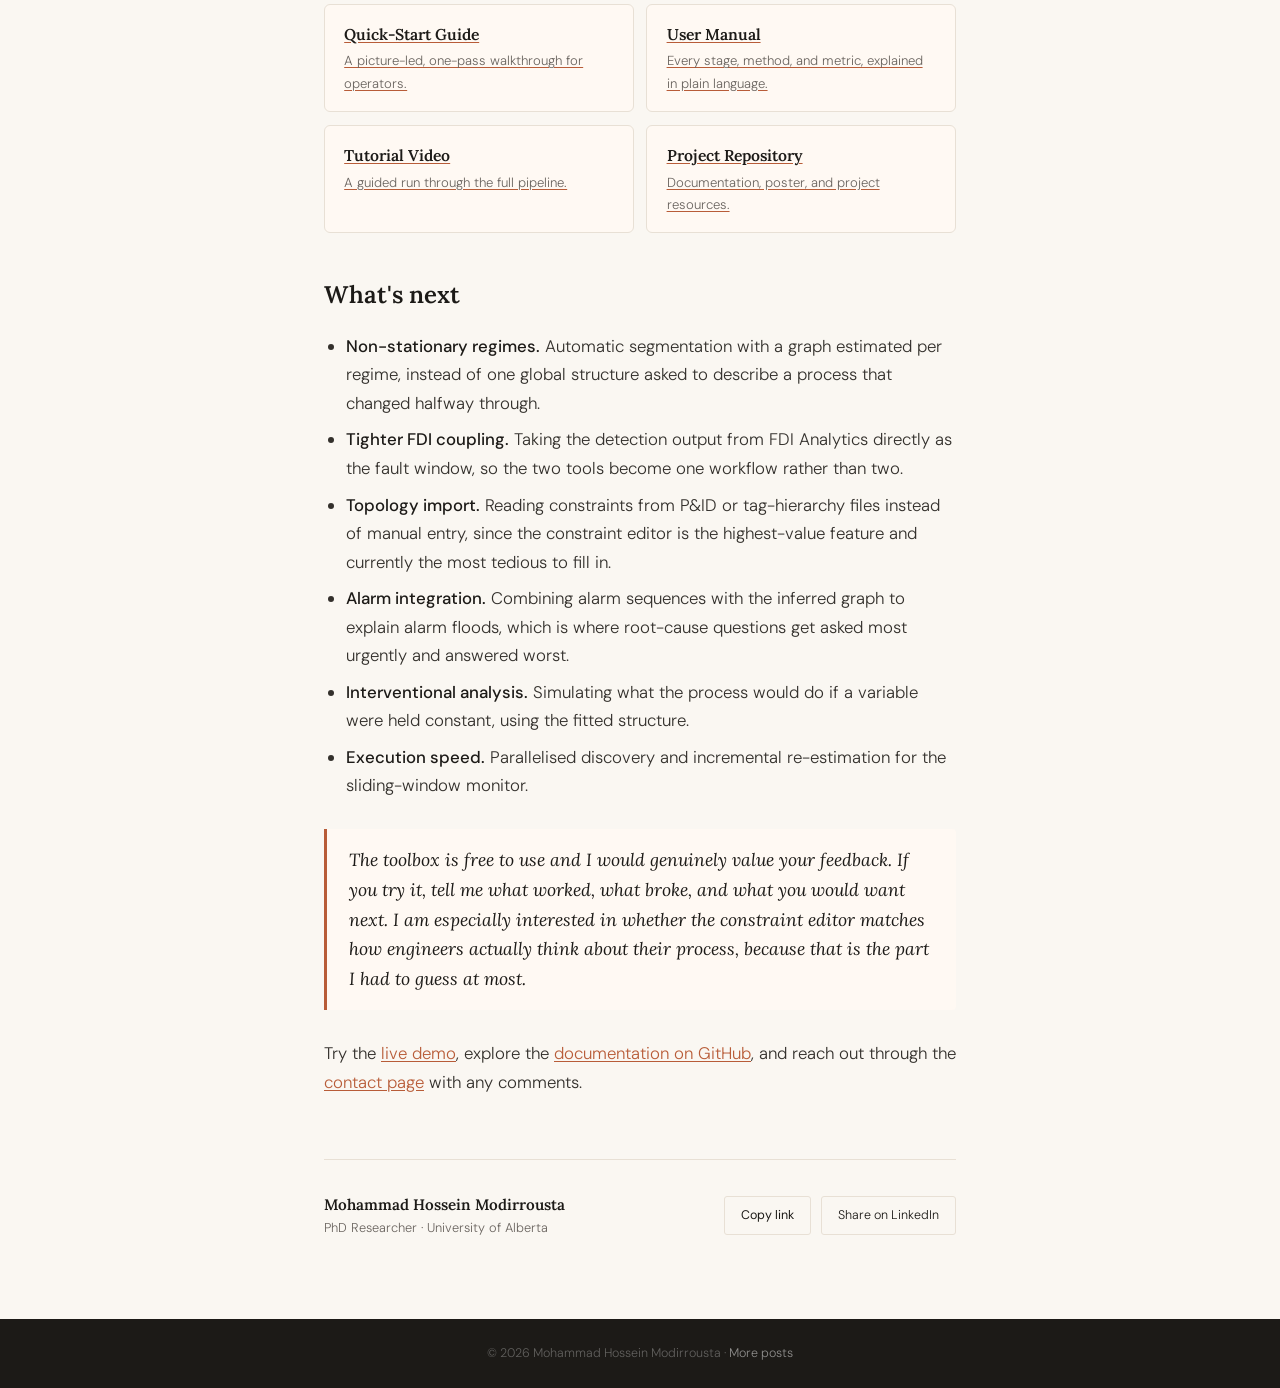
<file: posts/causal-rca-toolbox.html>
<!DOCTYPE html>
<html lang="en">
<head>
  <meta charset="UTF-8" />
  <meta name="viewport" content="width=device-width, initial-scale=1.0"/>
  <title>Causal RCA: Finding Which Sensor Actually Caused the Fault · M. H. Modirrousta</title>
  <meta name="description" content="Causal RCA is a point-and-click toolbox that infers a directed, time-lagged causal graph from process data to identify the root-cause variable and its propagation path — 19 methods, built in Python and Dash, deployed on Azure."/>
  <link href="https://fonts.googleapis.com/css2?family=Lora:ital,wght@0,400;0,600;1,400;1,600&family=DM+Sans:wght@300;400;500&family=JetBrains+Mono:wght@400;500&display=swap" rel="stylesheet"/>
  <style>
    *, *::before, *::after { box-sizing: border-box; margin: 0; padding: 0; }

    :root {
      --cream: #faf7f2;
      --warm-white: #fff9f3;
      --ink: #1c1a17;
      --muted: #6b6560;
      --accent: #b85c38;
      --accent-light: #f0e0d6;
      --border: #e8e0d5;
      --section-bg: #f5f0e8;
      --code-bg: #2b2622;
    }

    html { scroll-behavior: smooth; }

    body {
      background: var(--cream);
      color: var(--ink);
      font-family: 'DM Sans', sans-serif;
      font-weight: 300;
      line-height: 1.7;
      overflow-x: hidden;
    }

    /* ── NAV ── */
    nav {
      position: fixed; top: 0; left: 0; right: 0;
      background: rgba(250,247,242,0.92);
      backdrop-filter: blur(12px);
      border-bottom: 1px solid var(--border);
      z-index: 100;
      padding: 0 2.5rem;
      display: flex; align-items: center; justify-content: space-between;
      height: 62px;
      transition: box-shadow 0.3s;
    }
    nav.scrolled { box-shadow: 0 2px 20px rgba(0,0,0,0.08); }
    .nav-name {
      font-family: 'Lora', serif; font-size: 1rem;
      letter-spacing: 0.02em; color: var(--ink); text-decoration: none;
    }
    .nav-links { display: flex; gap: 1.8rem; list-style: none; align-items: center; }
    .nav-links a {
      text-decoration: none; font-size: 0.8rem;
      letter-spacing: 0.09em; text-transform: uppercase;
      color: var(--muted); transition: color 0.2s; position: relative;
    }
    .nav-links a::after {
      content: ''; position: absolute; bottom: -3px; left: 0; right: 0;
      height: 1.5px; background: var(--accent);
      transform: scaleX(0); transform-origin: left; transition: transform 0.25s ease;
    }
    .nav-links a:hover { color: var(--accent); }
    .nav-links a:hover::after { transform: scaleX(1); }

    /* ── READING PROGRESS ── */
    #progress-bar {
      position: fixed; top: 62px; left: 0; height: 2px;
      background: var(--accent); z-index: 101; width: 0%;
      transition: width 0.1s linear;
    }

    /* ── ARTICLE ── */
    .article { max-width: 680px; margin: 0 auto; padding: 130px 1.5rem 40px; }

    .back-link {
      display: inline-block; font-size: 0.78rem; letter-spacing: 0.08em;
      text-transform: uppercase; color: var(--muted);
      text-decoration: none; margin-bottom: 2rem; transition: color 0.2s;
    }
    .back-link:hover { color: var(--accent); }

    .article-meta {
      display: flex; align-items: center; gap: 0.8rem;
      font-size: 0.78rem; color: var(--muted);
      margin-bottom: 1rem; flex-wrap: wrap;
    }
    .article-meta .a-date { text-transform: uppercase; letter-spacing: 0.1em; }
    .article-meta .a-tag {
      background: var(--accent-light); color: var(--accent);
      font-size: 0.68rem; letter-spacing: 0.08em; text-transform: uppercase;
      padding: 0.15rem 0.6rem; border-radius: 2px; border: 1px solid rgba(184,92,56,0.15);
    }

    .article h1 {
      font-family: 'Lora', serif;
      font-size: clamp(1.9rem, 4vw, 2.6rem);
      font-weight: 600; line-height: 1.2; color: var(--ink);
      margin-bottom: 1.2rem;
    }
    .article-divider { width: 40px; height: 2px; background: var(--accent); margin-bottom: 2rem; }

    /* ── ACTION BUTTONS (demo / repo) ── */
    .article-actions {
      display: flex; flex-wrap: wrap; gap: 0.7rem; margin-bottom: 2.5rem;
    }
    .action-btn {
      display: inline-flex; align-items: center; gap: 0.45rem;
      padding: 0.6rem 1.2rem; border-radius: 4px;
      font-size: 0.85rem; letter-spacing: 0.02em; text-decoration: none;
      font-family: 'DM Sans', sans-serif; transition: all 0.2s;
    }
    .action-btn.primary { background: var(--accent); color: #fff; border: 1px solid var(--accent); }
    .action-btn.primary:hover { background: #9e4b2c; transform: translateY(-1px); }
    .action-btn.outline { background: transparent; color: var(--ink); border: 1px solid var(--border); }
    .action-btn.outline:hover { border-color: var(--accent); color: var(--accent); transform: translateY(-1px); }

    /* ── PROSE ── */
    .prose { font-size: 1.05rem; color: #33302c; }
    .prose p { margin-bottom: 1.4rem; }
    .prose h2 {
      font-family: 'Lora', serif; font-size: 1.5rem; font-weight: 600;
      color: var(--ink); margin: 2.6rem 0 1rem;
    }
    .prose h3 {
      font-family: 'Lora', serif; font-size: 1.2rem; font-weight: 600;
      color: var(--ink); margin: 2rem 0 0.8rem;
    }
    .prose a { color: var(--accent); text-decoration: underline; text-underline-offset: 2px; }
    .prose a:hover { text-decoration: none; }
    .prose strong { font-weight: 500; color: var(--ink); }
    .prose ul, .prose ol { margin: 0 0 1.4rem 1.4rem; }
    .prose li { margin-bottom: 0.5rem; }

    .prose blockquote {
      border-left: 3px solid var(--accent);
      background: var(--warm-white);
      padding: 1rem 1.4rem; margin: 1.8rem 0;
      font-family: 'Lora', serif; font-style: italic;
      font-size: 1.1rem; color: var(--ink);
      border-radius: 0 4px 4px 0;
    }
    .prose blockquote p { margin: 0; }

    .prose img {
      max-width: 100%; height: auto;
      border-radius: 4px; border: 1px solid var(--border);
      margin: 1.8rem 0; display: block;
    }
    .prose figcaption {
      font-size: 0.82rem; color: var(--muted);
      text-align: center; margin-top: 0.6rem;
    }

    .prose code {
      font-family: 'JetBrains Mono', monospace;
      font-size: 0.86em;
      background: var(--accent-light);
      color: #8a3f22;
      padding: 0.12em 0.4em; border-radius: 3px;
    }
    .prose pre {
      background: var(--code-bg); color: #f0e8df;
      font-family: 'JetBrains Mono', monospace;
      font-size: 0.85rem; line-height: 1.6;
      padding: 1.2rem 1.4rem; border-radius: 6px;
      overflow-x: auto; margin: 1.8rem 0;
    }
    .prose pre code { background: none; color: inherit; padding: 0; font-size: inherit; }

    .prose hr { border: none; border-top: 1px solid var(--border); margin: 2.5rem 0; }

    /* ── FEATURE CARDS (stage list) ── */
    .stage {
      background: var(--warm-white);
      border: 1px solid var(--border);
      border-left: 3px solid var(--accent);
      border-radius: 0 6px 6px 0;
      padding: 1.2rem 1.5rem;
      margin: 1.2rem 0;
    }
    .stage-head { display: flex; align-items: baseline; gap: 0.6rem; margin-bottom: 0.5rem; }
    .stage-num { font-family: 'JetBrains Mono', monospace; font-size: 0.8rem; color: var(--accent); font-weight: 500; }
    .stage h3 { font-family: 'Lora', serif; font-size: 1.15rem; font-weight: 600; color: var(--ink); margin: 0; }
    .stage p { margin-bottom: 0.6rem; font-size: 0.98rem; }
    .stage p:last-child { margin-bottom: 0; }
    .stage ul { margin: 0 0 0.6rem 1.2rem; font-size: 0.98rem; }
    .stage li { margin-bottom: 0.35rem; }
    .stage .methods { font-size: 0.9rem; color: var(--muted); }
    .stage .methods strong { color: var(--accent); font-weight: 500; }

    /* ── HIGHLIGHT CALLOUT ── */
    .callout {
      background: linear-gradient(0deg, var(--accent-light), var(--warm-white));
      border: 1px solid rgba(184,92,56,0.25);
      border-radius: 8px; padding: 1.5rem 1.6rem; margin: 2rem 0;
    }
    .callout .c-eyebrow {
      font-size: 0.72rem; letter-spacing: 0.14em; text-transform: uppercase;
      color: var(--accent); margin-bottom: 0.5rem; font-weight: 500;
    }
    .callout h3 { font-family: 'Lora', serif; font-size: 1.3rem; font-weight: 600; color: var(--ink); margin: 0 0 0.6rem; }
    .callout p { margin-bottom: 0.8rem; }
    .callout ul { margin: 0 0 0.8rem 1.3rem; }
    .callout p:last-child { margin-bottom: 0; }

    /* ── AUDIENCE CARDS ── */
    .audience-grid { display: grid; grid-template-columns: 1fr; gap: 1rem; margin: 1.5rem 0; }
    .audience-card {
      background: var(--warm-white); border: 1px solid var(--border);
      border-radius: 8px; padding: 1.3rem 1.5rem;
      transition: border-color 0.2s, transform 0.2s;
    }
    .audience-card:hover { border-color: var(--accent); transform: translateX(3px); }
    .audience-card .au-tag {
      display: inline-block; font-size: 0.68rem; letter-spacing: 0.1em;
      text-transform: uppercase; color: var(--accent); font-weight: 500;
      background: var(--accent-light); border: 1px solid rgba(184,92,56,0.15);
      padding: 0.15rem 0.6rem; border-radius: 2px; margin-bottom: 0.7rem;
    }
    .audience-card h3 { font-family: 'Lora', serif; font-size: 1.15rem; font-weight: 600; color: var(--ink); margin: 0 0 0.5rem; }
    .audience-card p { font-size: 0.96rem; margin-bottom: 0; color: #33302c; }

    /* ── VIDEO EMBED (responsive 16:9) ── */
    .video-wrap {
      position: relative; width: 100%; padding-bottom: 56.25%;
      height: 0; overflow: hidden; border-radius: 6px;
      border: 1px solid var(--border); margin: 1.8rem 0;
      background: var(--section-bg);
    }
    .video-wrap iframe {
      position: absolute; top: 0; left: 0; width: 100%; height: 100%; border: 0;
    }

    /* ── DOC LINKS ── */
    .doc-grid { display: grid; grid-template-columns: 1fr 1fr; gap: 0.8rem; margin: 1.5rem 0; }
    .doc-card {
      display: block; text-decoration: none; color: inherit;
      background: var(--warm-white); border: 1px solid var(--border);
      border-radius: 6px; padding: 1rem 1.2rem; transition: all 0.2s;
    }
    .doc-card:hover { border-color: var(--accent); transform: translateY(-2px); }
    .doc-card .d-title { font-family: 'Lora', serif; font-weight: 600; font-size: 0.98rem; color: var(--ink); margin-bottom: 0.2rem; }
    .doc-card .d-sub { font-size: 0.82rem; color: var(--muted); }

    /* ── ARTICLE FOOTER ── */
    .article-end { max-width: 680px; margin: 0 auto; padding: 0 1.5rem 80px; }
    .article-end-inner {
      border-top: 1px solid var(--border); padding-top: 2rem;
      display: flex; align-items: center; justify-content: space-between;
      flex-wrap: wrap; gap: 1rem;
    }
    .author-chip { display: flex; align-items: center; gap: 0.8rem; }
    .author-chip .a-name { font-family: 'Lora', serif; font-weight: 600; font-size: 0.95rem; }
    .author-chip .a-sub { font-size: 0.8rem; color: var(--muted); }
    .share-links { display: flex; gap: 0.6rem; }
    .share-btn {
      display: inline-flex; align-items: center; gap: 0.4rem;
      padding: 0.5rem 1rem; border: 1px solid var(--border);
      border-radius: 3px; font-size: 0.78rem; color: var(--ink);
      text-decoration: none; transition: all 0.2s; cursor: pointer;
      background: transparent; font-family: 'DM Sans', sans-serif;
    }
    .share-btn:hover { border-color: var(--accent); color: var(--accent); }

    footer {
      background: var(--ink);
      padding: 1.5rem 2rem; text-align: center;
      font-size: 0.78rem; color: rgba(255,255,255,0.3);
    }
    footer a { color: rgba(255,255,255,0.5); text-decoration: none; }
    footer a:hover { color: var(--accent); }

    @media (max-width: 720px) {
      nav { padding: 0 1rem; }
      .nav-links { gap: 1rem; font-size: 0.72rem; }
      .article { padding: 110px 1.3rem 30px; }
      .prose { font-size: 1rem; }
      .doc-grid { grid-template-columns: 1fr; }
    }
  </style>
</head>
<body>

<div id="progress-bar"></div>

<!-- NAV -->
<nav id="navbar">
  <a href="../index.html" class="nav-name">M. H. Modirrousta</a>
  <ul class="nav-links">
    <li><a href="../index.html#about">About</a></li>
    <li><a href="../index.html#papers">Papers</a></li>
    <li><a href="../blog.html">Blog</a></li>
    <li><a href="../index.html#contact">Contact</a></li>
  </ul>
</nav>

<article class="article">
  <a href="../blog.html" class="back-link">← All posts</a>

  <div class="article-meta">
    <span class="a-date">August 13, 2026</span>
    <span class="a-tag">Project</span>
    <span>9 min read</span>
  </div>

  <h1>Causal RCA: Finding Which Sensor Actually Caused the Fault</h1>
  <div class="article-divider"></div>

  <div class="article-actions">
    <a href="https://causal-rca-app.azurewebsites.net/" target="_blank" rel="noopener" class="action-btn primary">
      Try the live demo →
    </a>
    <a href="https://github.com/mhmodir/Causal-RCA-Toolbox" target="_blank" rel="noopener" class="action-btn outline">
      View on GitHub
    </a>
  </div>

  <div class="prose">
    <p>A plant upset almost never announces itself in one signal. A valve sticks, and within minutes the flow wobbles, the level drifts, the temperature follows, and the composition downstream goes off spec. By the time the alarms land, a dozen sensors are all deviating at once and all correlating beautifully with each other.</p>

    <p>Correlation cannot tell you which one moved first. That is not a limitation of the particular statistic you chose; it is the definition of correlation. It is symmetric. It has no arrow. Ask it which of two coupled signals caused the other and it will answer both, equally, forever.</p>

    <p><strong>Causal RCA</strong> is a point-and-click toolbox I built to supply the arrow. It takes multivariate process data, infers a <strong>directed, time-lagged causal graph</strong> among the variables, and then uses that graph to answer the question a maintenance engineer actually has:</p>

    <ul>
      <li><strong>Which variable originated this?</strong> — root-cause identification.</li>
      <li><strong>How did it spread from there?</strong> — propagation path.</li>
    </ul>

    <p>It is the companion to my <a href="fdi-analytics-toolbox.html">FDI Analytics Toolbox</a>. That tool answers <em>"is there a fault, and which sensors are affected?"</em> This one answers the next question, the harder one: <em>"which sensor caused it, and how did it travel?"</em> Everything runs in a browser, no coding required. It is live on Azure now, with the manual, quick-start guide, and video walkthrough on GitHub.</p>

    <h2>The six-stage workflow</h2>
    <p>You work top to bottom through six stages, and each stage's output feeds the next.</p>

    <figure>
      <svg width="100%" viewBox="0 0 680 120" role="img" xmlns="http://www.w3.org/2000/svg" style="display:block;">
        <title>The six-stage Causal RCA workflow: data and scenario, pre-process, discover, monitor, root-cause, report</title>
        <desc>A left-to-right pipeline of six connected stages, each feeding the next.</desc>
        <style>
          .w-box { fill: #fff9f3; stroke: #b85c38; stroke-width: 1; }
          .w-num { font-family: 'JetBrains Mono', monospace; font-size: 11px; fill: #b85c38; }
          .w-label { font-family: 'DM Sans', sans-serif; font-size: 12px; fill: #1c1a17; font-weight: 500; }
          .w-arrow { stroke: #d8997c; stroke-width: 1.5; fill: none; }
        </style>
        <g>
          <rect x="6"   y="40" width="98" height="44" rx="5" class="w-box"/>
          <text x="55" y="58" text-anchor="middle" class="w-num">01</text>
          <text x="55" y="74" text-anchor="middle" class="w-label">Data</text>
        </g>
        <path class="w-arrow" d="M108 62 L118 62" marker-end="url(#wa)"/>
        <g>
          <rect x="120" y="40" width="98" height="44" rx="5" class="w-box"/>
          <text x="169" y="58" text-anchor="middle" class="w-num">02</text>
          <text x="169" y="74" text-anchor="middle" class="w-label">Pre-process</text>
        </g>
        <path class="w-arrow" d="M222 62 L232 62" marker-end="url(#wa)"/>
        <g>
          <rect x="234" y="40" width="98" height="44" rx="5" class="w-box"/>
          <text x="283" y="58" text-anchor="middle" class="w-num">03</text>
          <text x="283" y="74" text-anchor="middle" class="w-label">Discover</text>
        </g>
        <path class="w-arrow" d="M336 62 L346 62" marker-end="url(#wa)"/>
        <g>
          <rect x="348" y="40" width="98" height="44" rx="5" class="w-box"/>
          <text x="397" y="58" text-anchor="middle" class="w-num">04</text>
          <text x="397" y="74" text-anchor="middle" class="w-label">Monitor</text>
        </g>
        <path class="w-arrow" d="M450 62 L460 62" marker-end="url(#wa)"/>
        <g>
          <rect x="462" y="40" width="98" height="44" rx="5" class="w-box"/>
          <text x="511" y="58" text-anchor="middle" class="w-num">05</text>
          <text x="511" y="74" text-anchor="middle" class="w-label">Root-Cause</text>
        </g>
        <path class="w-arrow" d="M564 62 L574 62" marker-end="url(#wa)"/>
        <g>
          <rect x="576" y="40" width="98" height="44" rx="5" class="w-box"/>
          <text x="625" y="58" text-anchor="middle" class="w-num">06</text>
          <text x="625" y="74" text-anchor="middle" class="w-label">Evaluate</text>
        </g>
        <defs>
          <marker id="wa" markerWidth="7" markerHeight="7" refX="5" refY="3.5" orient="auto">
            <path d="M0 0 L6 3.5 L0 7 z" fill="#d8997c"/>
          </marker>
        </defs>
      </svg>
      <figcaption>Data &amp; Scenario → Pre-process → Discover → Monitor → Root-Cause → Evaluate &amp; Report.</figcaption>
    </figure>

    <p>Stages 1 to 3 build the causal graph. Stage 4 watches it change over time. Stage 5 reads the root cause off it. Stage 6 checks whether any of it should be believed.</p>

    <p>That last stage deserves a word up front, because it is where causal discovery differs sharply from ordinary machine learning. In supervised learning you hold out a test set and get a number. In causal discovery on real plant data there is no answer key at all: nobody labelled which sensor truly caused the 2023 upset. A tool that hands you a confident graph and no way to interrogate it is asking for trust it has not earned. So validation is a full stage here, not a footnote.</p>

    <h2>Features, stage by stage</h2>

    <div class="stage">
      <div class="stage-head"><span class="stage-num">01</span><h3>Data and scenario</h3></div>
      <p>Drag in a CSV or Excel file, inspect each signal, and mark two windows: a stretch of normal operation and the fault period you want explained. If you just want to see how the tool behaves, a <strong>built-in synthetic process</strong> loads with one click, complete with a known ground-truth graph, so you can watch the methods succeed and fail against a structure you already know.</p>
    </div>

    <div class="stage">
      <div class="stage-head"><span class="stage-num">02</span><h3>Pre-processing</h3></div>
      <p>Causal discovery is far more sensitive to preparation than detection is. Most methods assume stationarity, and a trending signal will manufacture links that are not there.</p>
      <p class="methods"><strong>Steps:</strong> stationarity treatment · detrending · differencing · smoothing · scaling · maximum-lag selection.</p>
      <p>The maximum lag matters more than any other single setting. Set it too short and you miss slow couplings entirely; too long and you drown the estimator in parameters.</p>
    </div>

    <div class="stage">
      <div class="stage-head"><span class="stage-num">03</span><h3>Causal discovery</h3></div>
      <p>Nineteen algorithms across four families, all sharing one interface and one output format so you can swap between them freely.</p>
      <p class="methods">
        <strong>Classic and statistical:</strong> conditional Granger (VAR), pairwise Granger, lagged cross-correlation, transfer entropy, PCMCI.<br/>
        <strong>Machine learning, traditional:</strong> Random-Forest Granger, Gradient-Boosting Granger, SVR Granger, Lasso-Granger, lagged mutual information, VarLiNGAM.<br/>
        <strong>Machine learning, deep learning:</strong> Neural Granger cMLP, cLSTM, cGRU, convolutional TCN Granger, temporal attention (TCDF).<br/>
        <strong>Probabilistic:</strong> bootstrap edge probability, stability selection, Bayesian regression posterior.
      </p>
      <p>The probabilistic family is worth singling out. Its methods do not return a link or no link; every edge carries a <strong>probability and an uncertainty band</strong>, and links the data cannot pin down are drawn dashed and dimmed rather than quietly presented as fact. A graph that admits what it does not know is more useful than one that does not.</p>
      <p>My standing advice is to run three or four methods from <em>different</em> families and trust what they agree on. Methods resting on different assumptions rarely make the same mistake, and the report's comparison table exists for exactly this.</p>
    </div>

    <div class="stage">
      <div class="stage-head"><span class="stage-num">04</span><h3>Structural monitoring</h3></div>
      <p>The graph is re-estimated on sliding windows across the record, and edges are tracked as they appear, vanish, or drift in strength.</p>
      <p>This catches something detection alone cannot. A signal can stay perfectly within its normal range while its <em>relationship</em> to its neighbours changes underneath. A controller quietly saturating, a heat exchanger fouling, a loop retuned last Tuesday: the levels look fine, the structure does not. Stage 4 timestamps that change.</p>
    </div>

    <div class="stage">
      <div class="stage-head"><span class="stage-num">05</span><h3>Root-cause identification</h3></div>
      <p>Candidates are scored on three properties of the graph, with baseline deviation shown alongside as context rather than as evidence:</p>
      <ul>
        <li><strong>Upstreamness</strong> — how near the source of the graph the variable sits.</li>
        <li><strong>Earliness</strong> — how soon its deviation begins relative to the rest.</li>
        <li><strong>Out-centrality</strong> — how much of the network it drives downstream.</li>
      </ul>
      <p>The output is a ranked candidate list plus a <strong>propagation path</strong> plot: the disturbance's actual route through the plant, with the estimated lag labelled on every hop. That plot tends to be the thing people photograph and take into the meeting.</p>
    </div>

    <figure>
      <svg width="100%" viewBox="0 0 680 165" role="img" xmlns="http://www.w3.org/2000/svg" style="display:block;">
        <title>A propagation path: a disturbance travelling from a root-cause flow controller through temperature and level loops to a downstream quality measurement</title>
        <desc>Five tagged nodes connected by directed arrows, each labelled with an estimated lag in samples.</desc>
        <style>
          .p-box { fill: #fff9f3; stroke: #b85c38; stroke-width: 1; }
          .p-root { fill: #f0e0d6; stroke: #b85c38; stroke-width: 2; }
          .p-tag { font-family: 'JetBrains Mono', monospace; font-size: 12px; fill: #1c1a17; }
          .p-lag { font-family: 'JetBrains Mono', monospace; font-size: 10px; fill: #b85c38; }
          .p-note { font-family: 'DM Sans', sans-serif; font-size: 10.5px; fill: #b85c38; letter-spacing: 0.06em; }
          .p-edge { stroke: #d8997c; stroke-width: 1.5; fill: none; }
        </style>
        <g>
          <rect x="8" y="63" width="96" height="36" rx="5" class="p-root"/>
          <text x="56" y="86" text-anchor="middle" class="p-tag">FIC-101</text>
          <text x="56" y="122" text-anchor="middle" class="p-note">ROOT CAUSE</text>
        </g>
        <path class="p-edge" d="M106 72 L184 46" marker-end="url(#pa)"/>
        <text x="146" y="48" text-anchor="middle" class="p-lag">lag 2</text>
        <path class="p-edge" d="M106 90 L184 116" marker-end="url(#pa)"/>
        <text x="146" y="122" text-anchor="middle" class="p-lag">lag 1</text>
        <g>
          <rect x="190" y="20" width="96" height="36" rx="5" class="p-box"/>
          <text x="238" y="43" text-anchor="middle" class="p-tag">TI-204</text>
        </g>
        <g>
          <rect x="190" y="106" width="96" height="36" rx="5" class="p-box"/>
          <text x="238" y="129" text-anchor="middle" class="p-tag">LIC-110</text>
        </g>
        <path class="p-edge" d="M288 46 L366 72" marker-end="url(#pa)"/>
        <text x="328" y="48" text-anchor="middle" class="p-lag">lag 3</text>
        <path class="p-edge" d="M288 116 L366 90" marker-end="url(#pa)"/>
        <text x="328" y="122" text-anchor="middle" class="p-lag">lag 2</text>
        <g>
          <rect x="372" y="63" width="96" height="36" rx="5" class="p-box"/>
          <text x="420" y="86" text-anchor="middle" class="p-tag">AI-330</text>
        </g>
        <path class="p-edge" d="M470 81 L548 81" marker-end="url(#pa)"/>
        <text x="509" y="72" text-anchor="middle" class="p-lag">lag 4</text>
        <g>
          <rect x="554" y="63" width="96" height="36" rx="5" class="p-box"/>
          <text x="602" y="86" text-anchor="middle" class="p-tag">QC-500</text>
        </g>
        <defs>
          <marker id="pa" markerWidth="7" markerHeight="7" refX="5" refY="3.5" orient="auto">
            <path d="M0 0 L6 3.5 L0 7 z" fill="#d8997c"/>
          </marker>
        </defs>
      </svg>
      <figcaption>A propagation path, schematically: the route the disturbance took, with the estimated lag on every hop. The loudest alarm is usually at the right-hand end.</figcaption>
    </figure>

    <div class="stage">
      <div class="stage-head"><span class="stage-num">06</span><h3>Evaluation &amp; report</h3></div>
      <p>Four checks stand in for the test set you do not have:</p>
      <ul>
        <li><strong>Out-of-sample R².</strong> Does the fitted structure predict data it never saw?</li>
        <li><strong>Block bootstrap stability.</strong> How often does each link survive resampling?</li>
        <li><strong>Placebo injection.</strong> A synthetic cause with a known answer is injected. Does the method find it?</li>
        <li><strong>Method comparison.</strong> An agreement matrix across families.</li>
      </ul>
      <p>Where ground truth <em>is</em> available, as with the synthetic demo, precision, recall, F1, and structural Hamming distance are reported directly. Everything exports as a self-contained HTML or PDF report, graph included.</p>
    </div>

    <div class="callout">
      <div class="c-eyebrow">★ Highlight feature</div>
      <h3>Domain knowledge as a first-class input</h3>
      <p>The feature I would defend hardest is the constraint editor, and it is the one that sounds least impressive on a feature list.</p>
      <p>Every engineer looking at a plant already knows things no algorithm can infer from a few thousand samples. Flow goes this way. That valve cannot possibly affect the upstream tank. These four sensors sit on the same unit. That knowledge is usually better evidence than anything a statistical test will produce from a short record, and most causal discovery tools give you nowhere to put it.</p>
      <p>Three constraint types can be set before discovery runs:</p>
      <ul>
        <li><strong>Forbidden links</strong> — ruling out directions that are physically impossible.</li>
        <li><strong>Required links</strong> — forcing couplings you know exist but the record may be too short to reveal.</li>
        <li><strong>Upstream tier ordering</strong> — assigning variables to process tiers so links may only flow forward.</li>
      </ul>
      <p>They apply to every method, are stored with the graph, are honoured by the reliability tests, and are printed in the report. The effect is not cosmetic. In the bundled demo, differencing the data induces two spurious backward links, exactly the kind of artefact that makes a graph quietly wrong. A single tier assignment removes both, lifting precision from 0.71 to 1.00 and dropping structural Hamming distance from 2 to 0. One minute of process knowledge, entered once, outperformed every algorithmic refinement I tried.</p>
    </div>

    <h2>The AI assistant</h2>
    <p>As in the FDI toolbox, an optional assistant dock is available from every page, and it knows the live state of your analysis: the variables loaded, the constraints you set, the graph just discovered, the monitoring flags, the current ranking. Its answers are about <em>your</em> run, not causal inference in general.</p>

    <p>It works with OpenAI, Anthropic, a local Ollama model, or a custom internal endpoint, so it can run entirely on-premises when process data cannot leave the site. It interprets and suggests; it never edits your data or your settings.</p>

    <p>One deliberate limitation: on the public demo the assistant is left unconfigured. The narrative summary in the report is written from the numbers by template, with no API key and no internet access required, so the tool is fully useful with the assistant switched off entirely.</p>

    <h2>Who it's for</h2>

    <div class="audience-grid">
      <div class="audience-card">
        <span class="au-tag">In the field</span>
        <h3>Process &amp; control engineers</h3>
        <p>You have the historian data and you have a theory about what happened. This gives you a way to test the theory rather than argue it, and a propagation diagram to put in front of people who were not in the control room. Constraints let you encode what you already know about the unit, so the tool works with your process knowledge instead of ignoring it. The report exports straight into an incident write-up.</p>
      </div>

      <div class="audience-card">
        <span class="au-tag">Reliability</span>
        <h3>Reliability &amp; maintenance teams</h3>
        <p>The costly mistake in root-cause work is replacing the loudest asset rather than the responsible one. Ranking by upstreamness and earliness rather than by deviation magnitude is aimed squarely at that: the sensor screaming hardest is frequently a victim, not a culprit. The structural monitor also flags degradation that never breaches an alarm limit, which is exactly the failure mode that shows up as a surprise.</p>
      </div>

      <div class="audience-card">
        <span class="au-tag">Research &amp; teaching</span>
        <h3>Researchers &amp; students</h3>
        <p>Nineteen methods across four families sit behind one interface with one output format, which makes this a ready-made bench for comparing them. The synthetic process has known ground truth, so precision, recall, F1, and SHD are computed for real rather than estimated. The reliability suite (bootstrap stability, placebo injection, out-of-sample R²) is the same one you would have to write yourself for a paper. As a teaching aid it makes the correlation-versus-causation lesson concrete in about five minutes: run cross-correlation, run conditional Granger, look at the difference.</p>
      </div>
    </div>

    <h2>How it's built</h2>
    <p>Causal RCA is a single-page web application written entirely in <strong>Python</strong> on <strong>Dash</strong>. There is no separate JavaScript front end; the interface, the callbacks, and the numerical work live in one codebase.</p>

    <h3>The stack</h3>
    <ul>
      <li><strong>Dash and Plotly</strong> — the interface and every interactive chart.</li>
      <li><strong>Dash Cytoscape and NetworkX</strong> — the causal graph: layout, rendering, and the path algorithms behind propagation and upstreamness.</li>
      <li><strong>pandas and NumPy</strong> — data handling and lag-matrix construction.</li>
      <li><strong>SciPy and statsmodels</strong> — the VAR fits, F-tests, and stationarity treatment.</li>
      <li><strong>scikit-learn</strong> — the traditional ML engines: forests, boosting, SVR, Lasso, and the permutation-importance machinery.</li>
      <li><strong>tigramite</strong> for PCMCI and <strong>lingam</strong> for VarLiNGAM.</li>
      <li><strong>PyTorch (CPU build)</strong> — the five deep-learning engines.</li>
      <li><strong>ReportLab</strong> — PDF export.</li>
    </ul>

    <h3>Application architecture</h3>
    <ul>
      <li><strong>Manual page routing.</strong> A single <code>dcc.Location</code> drives a router callback rendering each of the six pages on demand, so it behaves like a multi-page tool while staying one process.</li>
      <li><strong>Shared state via browser stores.</strong> Raw data, processed data, constraints, the discovered graph, monitoring results, and the assistant conversation each live in a <code>dcc.Store</code>, so you can move between stages without losing work.</li>
      <li><strong>One graph object, many producers.</strong> Every one of the 19 methods returns the same structure: a weighted adjacency matrix with lags, plus optional uncertainty. Monitoring, root-cause scoring, reporting, and the assistant all consume that one object, which is why adding a twentieth method is a contained change rather than a rewrite.</li>
    </ul>

    <h3>Drawing a causal graph that is actually readable</h3>
    <p>More effort went into this than I expected. A causal graph from real process data is a directed graph with cycles, self-loops, and lag labels, and the default force layout renders it as a hairball.</p>
    <p>The layout breaks cycles using the Eades, Lin and Smyth heuristic, assigns layers, and draws left to right so that upstream is genuinely to the left. Node styling matches the propagation plot exactly, with the same glow-halo nodes, white rings, solid arrowheads, and lag labels, so moving between the two views does not require relearning the notation. Uncertain links are dashed and dimmed rather than hidden, because an edge the data is unsure about is information, not noise.</p>

    <h3>Long-running work, done responsibly</h3>
    <p>Discovery on a wide dataset, and especially neural Granger training, takes real time. Those actions run as Dash <strong>background callbacks</strong> backed by a <code>diskcache</code> manager, which is what powers the live progress bar and the working Cancel button. The work happens off the request thread and can be interrupted cleanly.</p>

    <h3>Graceful degradation</h3>
    <p>Three dependencies are optional by design. Without <code>torch</code> the five deep-learning engines grey out with a note on how to enable them; without <code>tigramite</code> PCMCI does the same, and without <code>lingam</code> so does VarLiNGAM. The other fourteen methods run regardless. The app never crashes because something is missing, it just offers less.</p>

    <h2>Deployment</h2>
    <p>The app is <strong>deployed on Microsoft Azure App Service</strong> in the Canada Central region, and the interesting part of that story is the constraint.</p>

    <p>It runs on the <strong>F1 free tier</strong>: 1 GB of RAM, one shared core. I fully expected to have to disable the deep-learning family to fit, and I was wrong. All 19 methods are live on the free tier. The deciding move was pulling PyTorch from the dedicated CPU wheel index rather than the default, which is roughly 200 MB instead of 2 GB of CUDA packages nobody was going to use on a machine with no GPU.</p>

    <p>The rest of the configuration follows from two facts:</p>
    <ol>
      <li><strong>Single instance, always.</strong> Background-callback state lives in a local diskcache, so horizontal scaling would split the job state across machines. This is why App Service was chosen over Container Apps, which autoscales by default. Gunicorn runs with <code>--workers=1</code> for the same reason.</li>
      <li><strong>Generous timeouts.</strong> <code>--timeout=1200</code>, because a neural Granger fit on a wide dataset genuinely takes that long on a shared core.</li>
    </ol>

    <p>The cache directory is set through an environment variable, defaulting to system temp when the runtime reports an Azure environment, so the same code runs unchanged on a laptop and in the cloud.</p>

    <p>The honest caveat: the deep-learning engines <em>work</em> on the free tier but they are slow, and a large dataset will test your patience. For serious neural work, run it locally on a machine with a GPU. The other fourteen methods are comfortable.</p>

    <pre><code># The line that made the free tier viable
--extra-index-url https://download.pytorch.org/whl/cpu
torch</code></pre>

    <h2>Technical poster</h2>
    <figure>
      <img src="../images/causal-rca-poster.jpg" alt="Causal RCA technical poster summarizing the causal discovery and root-cause analysis pipeline"/>
      <figcaption>Technical poster — the Causal RCA pipeline at a glance.</figcaption>
    </figure>

    <h2>Walkthrough</h2>
    <p>For the full walkthrough, from loading data through to the propagation path and exported report, watch the video:</p>
    <div class="video-wrap">
      <iframe src="https://www.youtube.com/embed/oN_iPlHFc2M" title="Causal RCA walkthrough" allow="accelerometer; autoplay; clipboard-write; encrypted-media; gyroscope; picture-in-picture" allowfullscreen></iframe>
    </div>

    <h2>Documentation</h2>
    <p>The repository includes complete documentation so anyone can start at their own pace: a step-by-step tutorial video, a picture-led quick-start guide, and a comprehensive manual explaining every stage, method, parameter, and metric in plain language, with no background in causal inference assumed.</p>

    <p>One detail I am quietly pleased with: every figure and every quoted number in the manual is generated programmatically from a miniature re-implementation of the pipeline. Nothing in it is an illustrative sketch. The 0.71 to 1.00 precision figure quoted earlier is computed, not asserted, which means the documentation and the software cannot drift apart as the tool changes.</p>

    <div class="doc-grid">
      <a href="https://github.com/mhmodir/Causal-RCA-Toolbox/blob/main/docs/quickstart.pdf" target="_blank" rel="noopener" class="doc-card">
        <div class="d-title">Quick-Start Guide</div>
        <div class="d-sub">A picture-led, one-pass walkthrough for operators.</div>
      </a>
      <a href="https://github.com/mhmodir/Causal-RCA-Toolbox/blob/main/docs/user_manual.pdf" target="_blank" rel="noopener" class="doc-card">
        <div class="d-title">User Manual</div>
        <div class="d-sub">Every stage, method, and metric, explained in plain language.</div>
      </a>
      <a href="https://youtu.be/oN_iPlHFc2M" target="_blank" rel="noopener" class="doc-card">
        <div class="d-title">Tutorial Video</div>
        <div class="d-sub">A guided run through the full pipeline.</div>
      </a>
      <a href="https://github.com/mhmodir/Causal-RCA-Toolbox" target="_blank" rel="noopener" class="doc-card">
        <div class="d-title">Project Repository</div>
        <div class="d-sub">Documentation, poster, and project resources.</div>
      </a>
    </div>

    <h2>What's next</h2>
    <ul>
      <li><strong>Non-stationary regimes.</strong> Automatic segmentation with a graph estimated per regime, instead of one global structure asked to describe a process that changed halfway through.</li>
      <li><strong>Tighter FDI coupling.</strong> Taking the detection output from FDI Analytics directly as the fault window, so the two tools become one workflow rather than two.</li>
      <li><strong>Topology import.</strong> Reading constraints from P&amp;ID or tag-hierarchy files instead of manual entry, since the constraint editor is the highest-value feature and currently the most tedious to fill in.</li>
      <li><strong>Alarm integration.</strong> Combining alarm sequences with the inferred graph to explain alarm floods, which is where root-cause questions get asked most urgently and answered worst.</li>
      <li><strong>Interventional analysis.</strong> Simulating what the process would do if a variable were held constant, using the fitted structure.</li>
      <li><strong>Execution speed.</strong> Parallelised discovery and incremental re-estimation for the sliding-window monitor.</li>
    </ul>

    <blockquote>
      <p>The toolbox is free to use and I would genuinely value your feedback. If you try it, tell me what worked, what broke, and what you would want next. I am especially interested in whether the constraint editor matches how engineers actually think about their process, because that is the part I had to guess at most.</p>
    </blockquote>

    <p>Try the <a href="https://causal-rca-app.azurewebsites.net/" target="_blank" rel="noopener">live demo</a>, explore the <a href="https://github.com/mhmodir/Causal-RCA-Toolbox" target="_blank" rel="noopener">documentation on GitHub</a>, and reach out through the <a href="../index.html#contact">contact page</a> with any comments.</p>
  </div>
</article>

<div class="article-end">
  <div class="article-end-inner">
    <div class="author-chip">
      <div>
        <div class="a-name">Mohammad Hossein Modirrousta</div>
        <div class="a-sub">PhD Researcher · University of Alberta</div>
      </div>
    </div>
    <div class="share-links">
      <button class="share-btn" onclick="copyLink()" id="copy-btn">Copy link</button>
      <a class="share-btn" id="li-share" href="#" target="_blank" rel="noopener">Share on LinkedIn</a>
    </div>
  </div>
</div>

<footer>
  © 2026 Mohammad Hossein Modirrousta · <a href="../blog.html">More posts</a>
</footer>

<script>
  const bar = document.getElementById('progress-bar');
  window.addEventListener('scroll', () => {
    const pct = window.scrollY / (document.body.scrollHeight - window.innerHeight) * 100;
    bar.style.width = pct + '%';
    document.getElementById('navbar').classList.toggle('scrolled', window.scrollY > 20);
  });

  const pageUrl = window.location.href;
  document.getElementById('li-share').href =
    'https://www.linkedin.com/sharing/share-offsite/?url=' + encodeURIComponent(pageUrl);

  function copyLink() {
    navigator.clipboard.writeText(pageUrl).then(() => {
      const b = document.getElementById('copy-btn');
      const original = b.textContent;
      b.textContent = 'Copied ✓';
      setTimeout(() => { b.textContent = original; }, 1800);
    });
  }
</script>
</body>
</html>
</file>
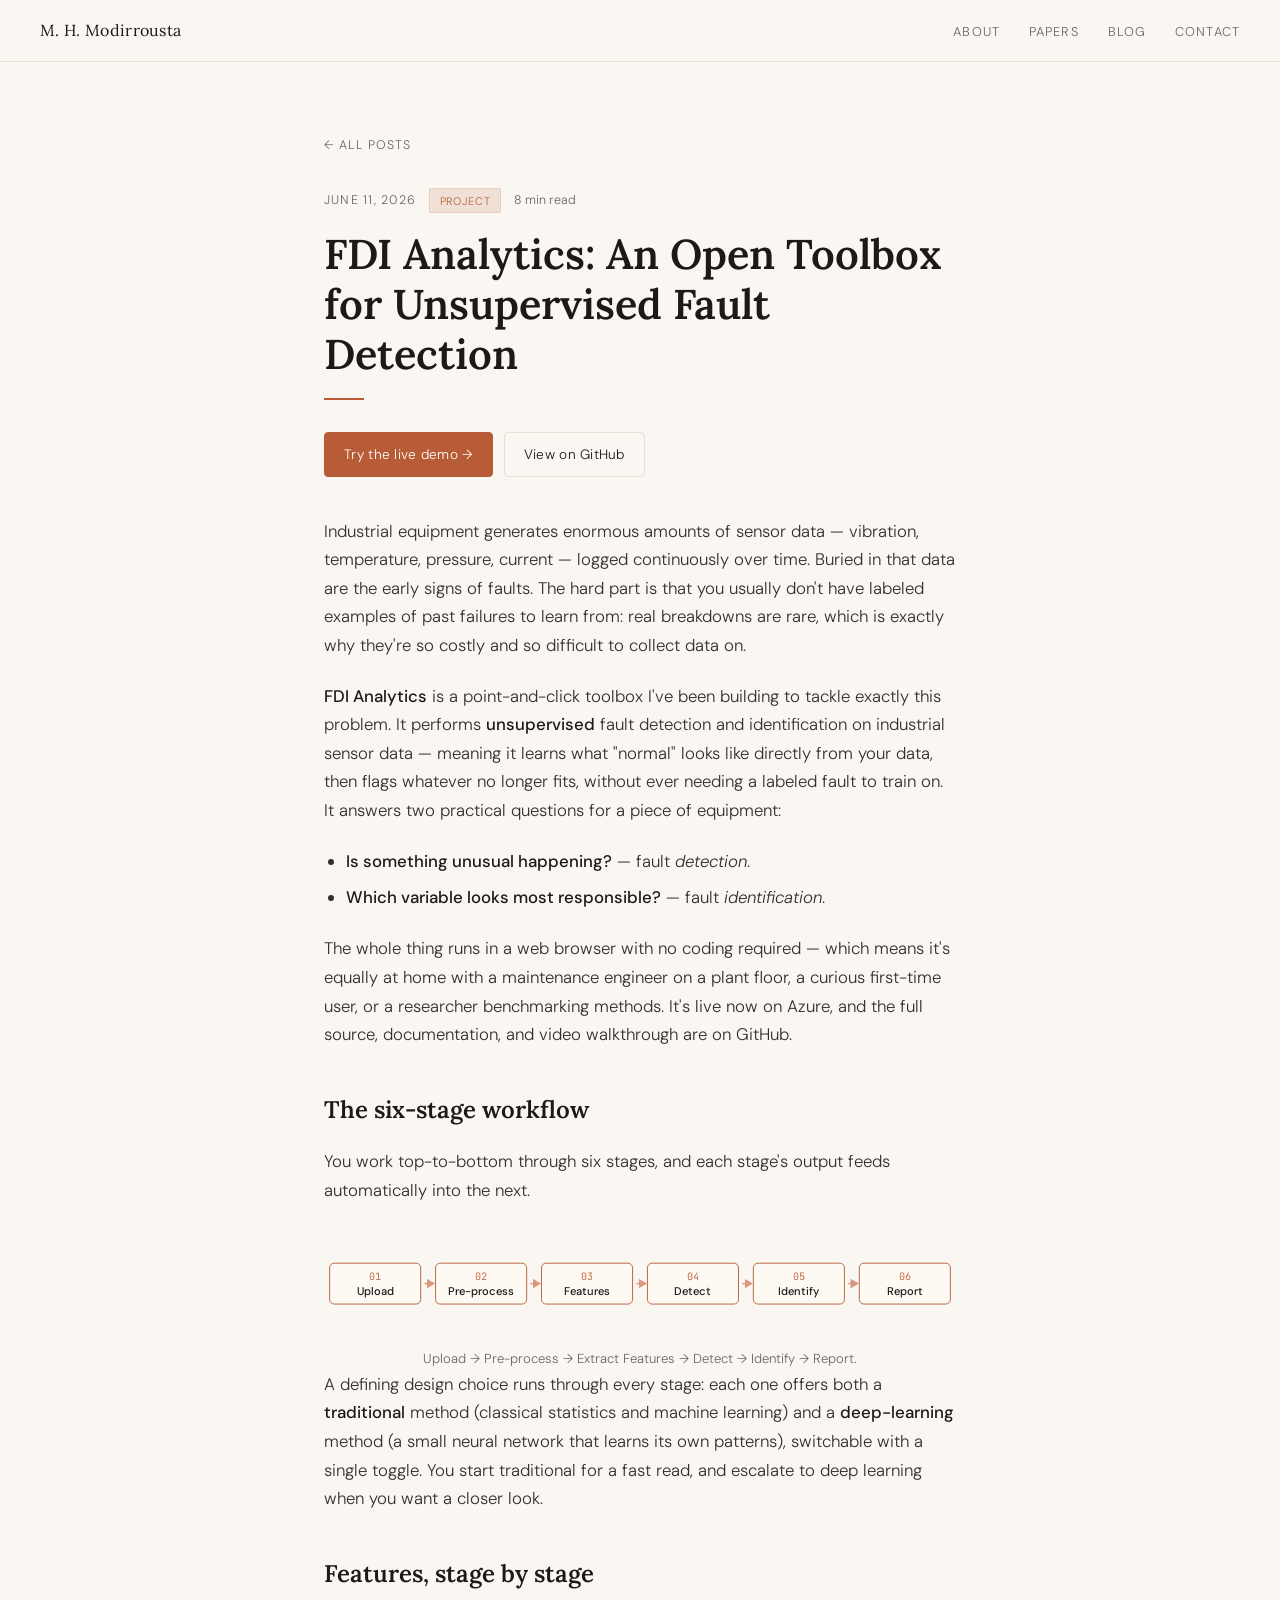
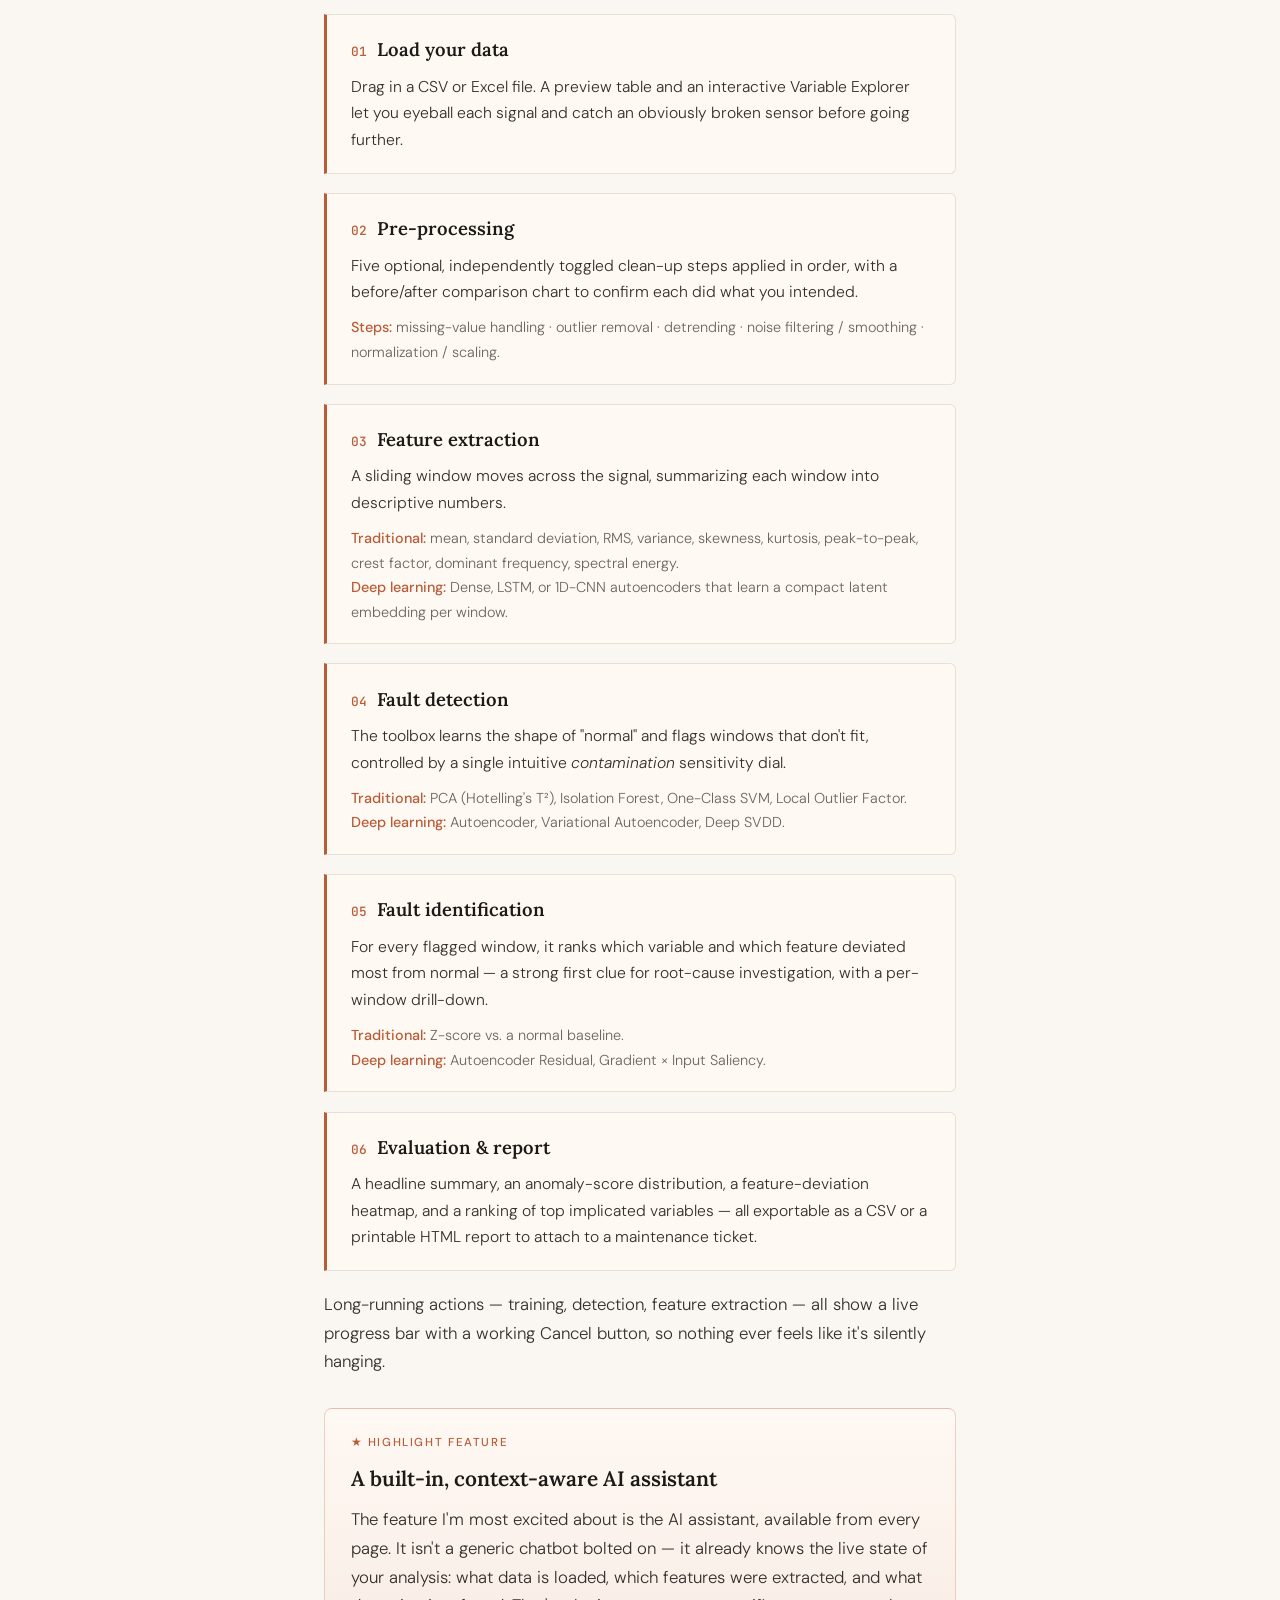
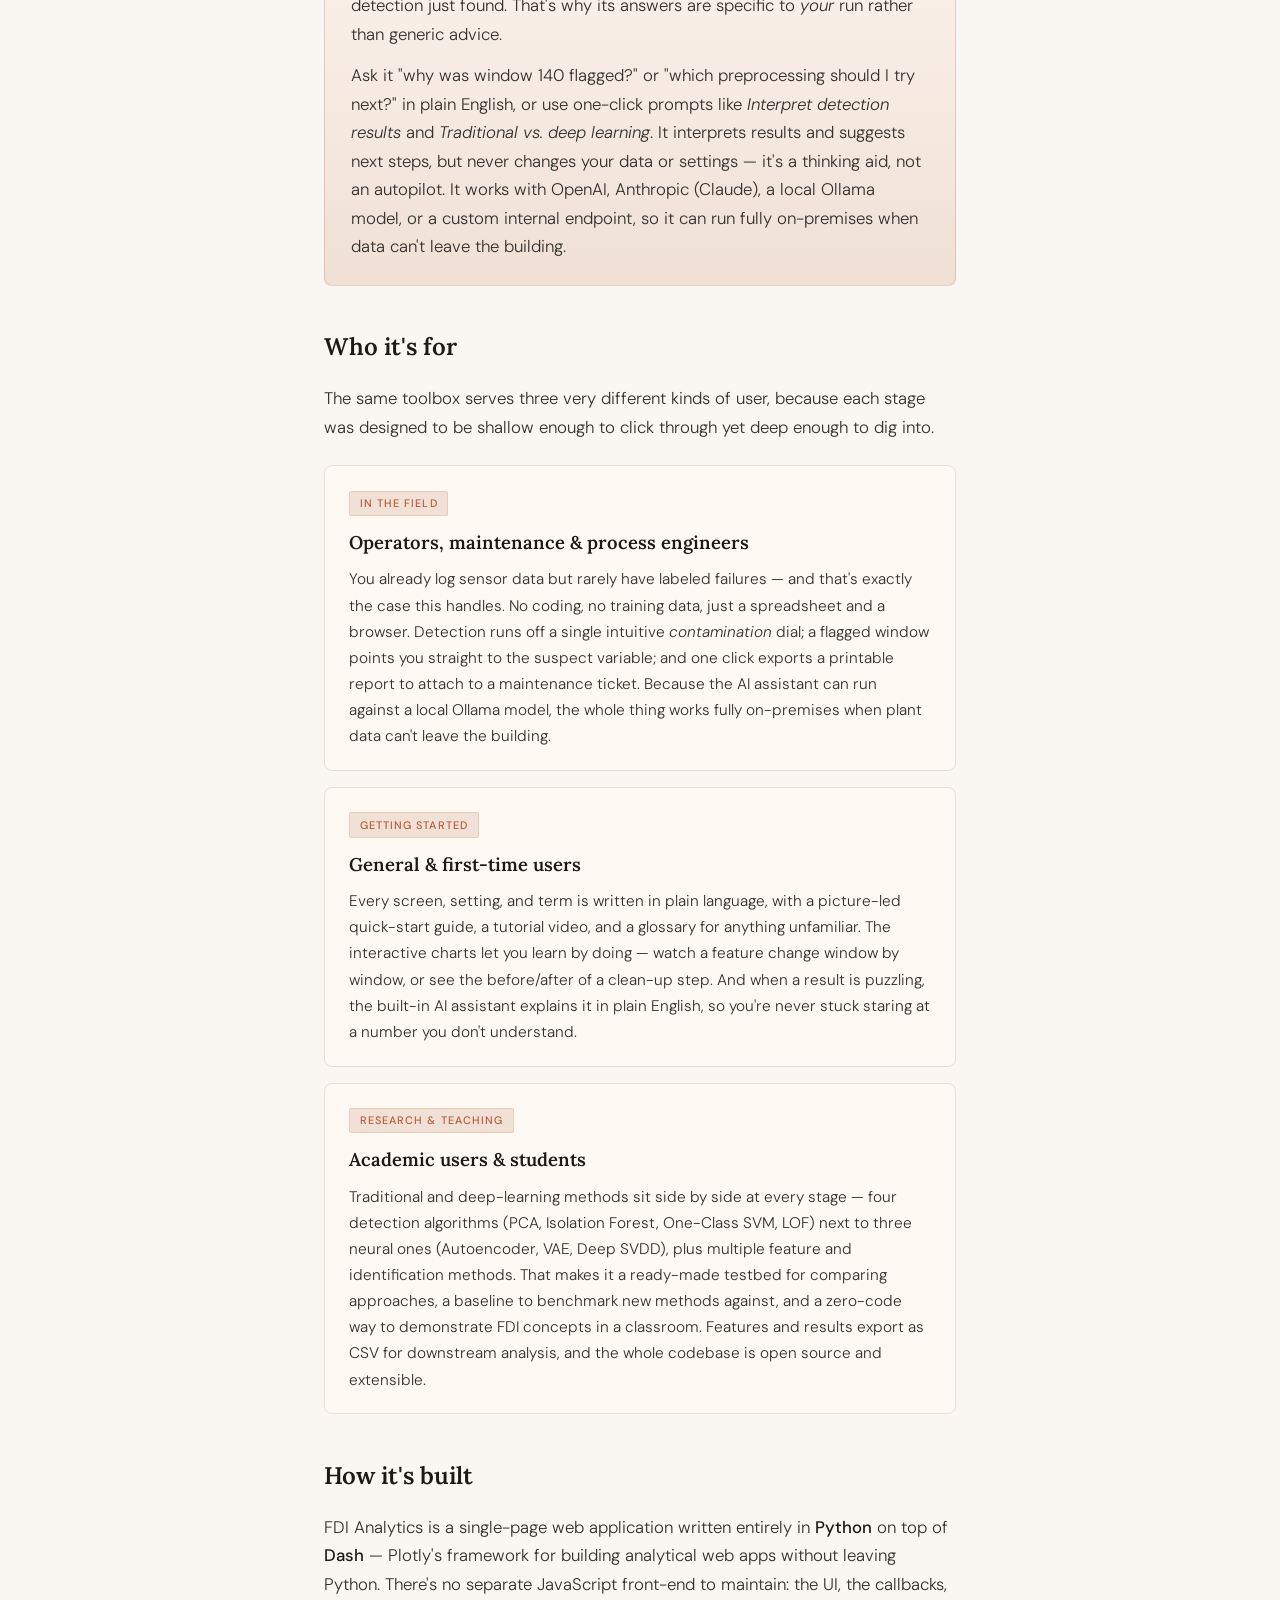
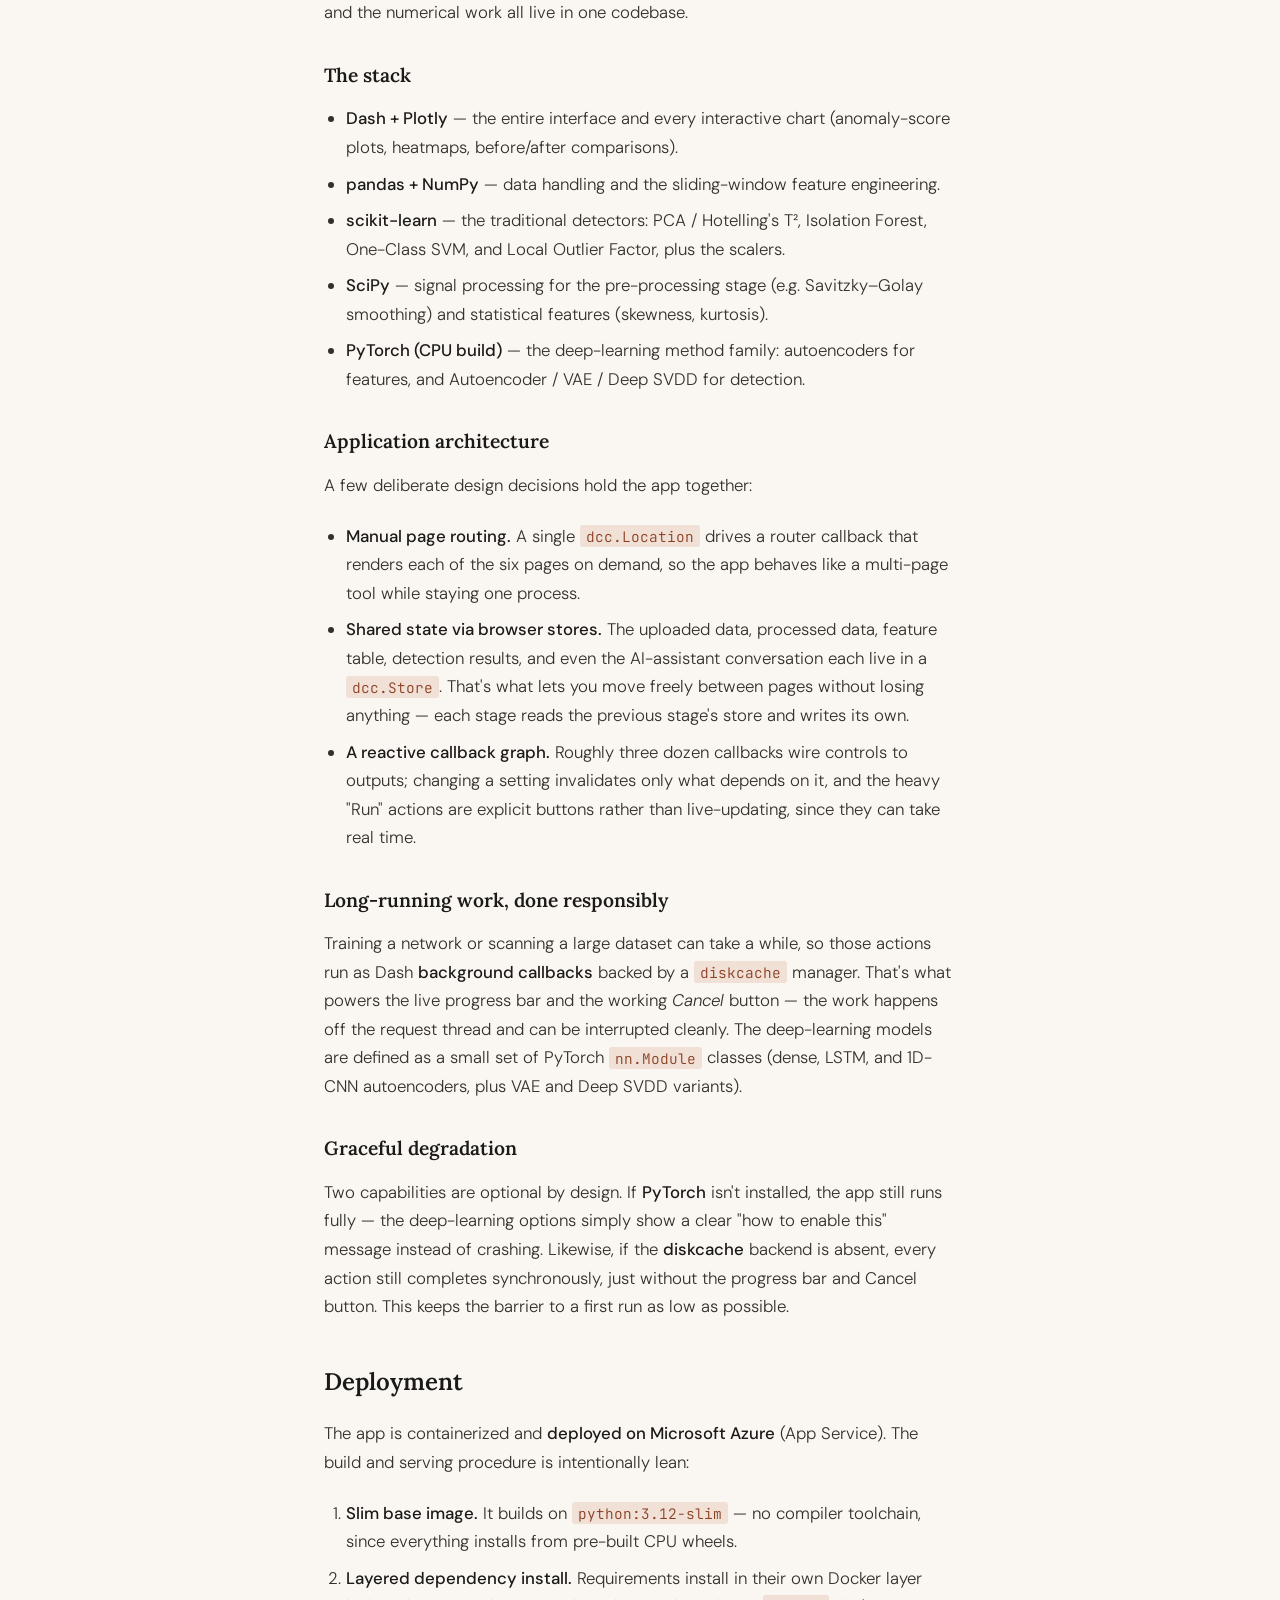
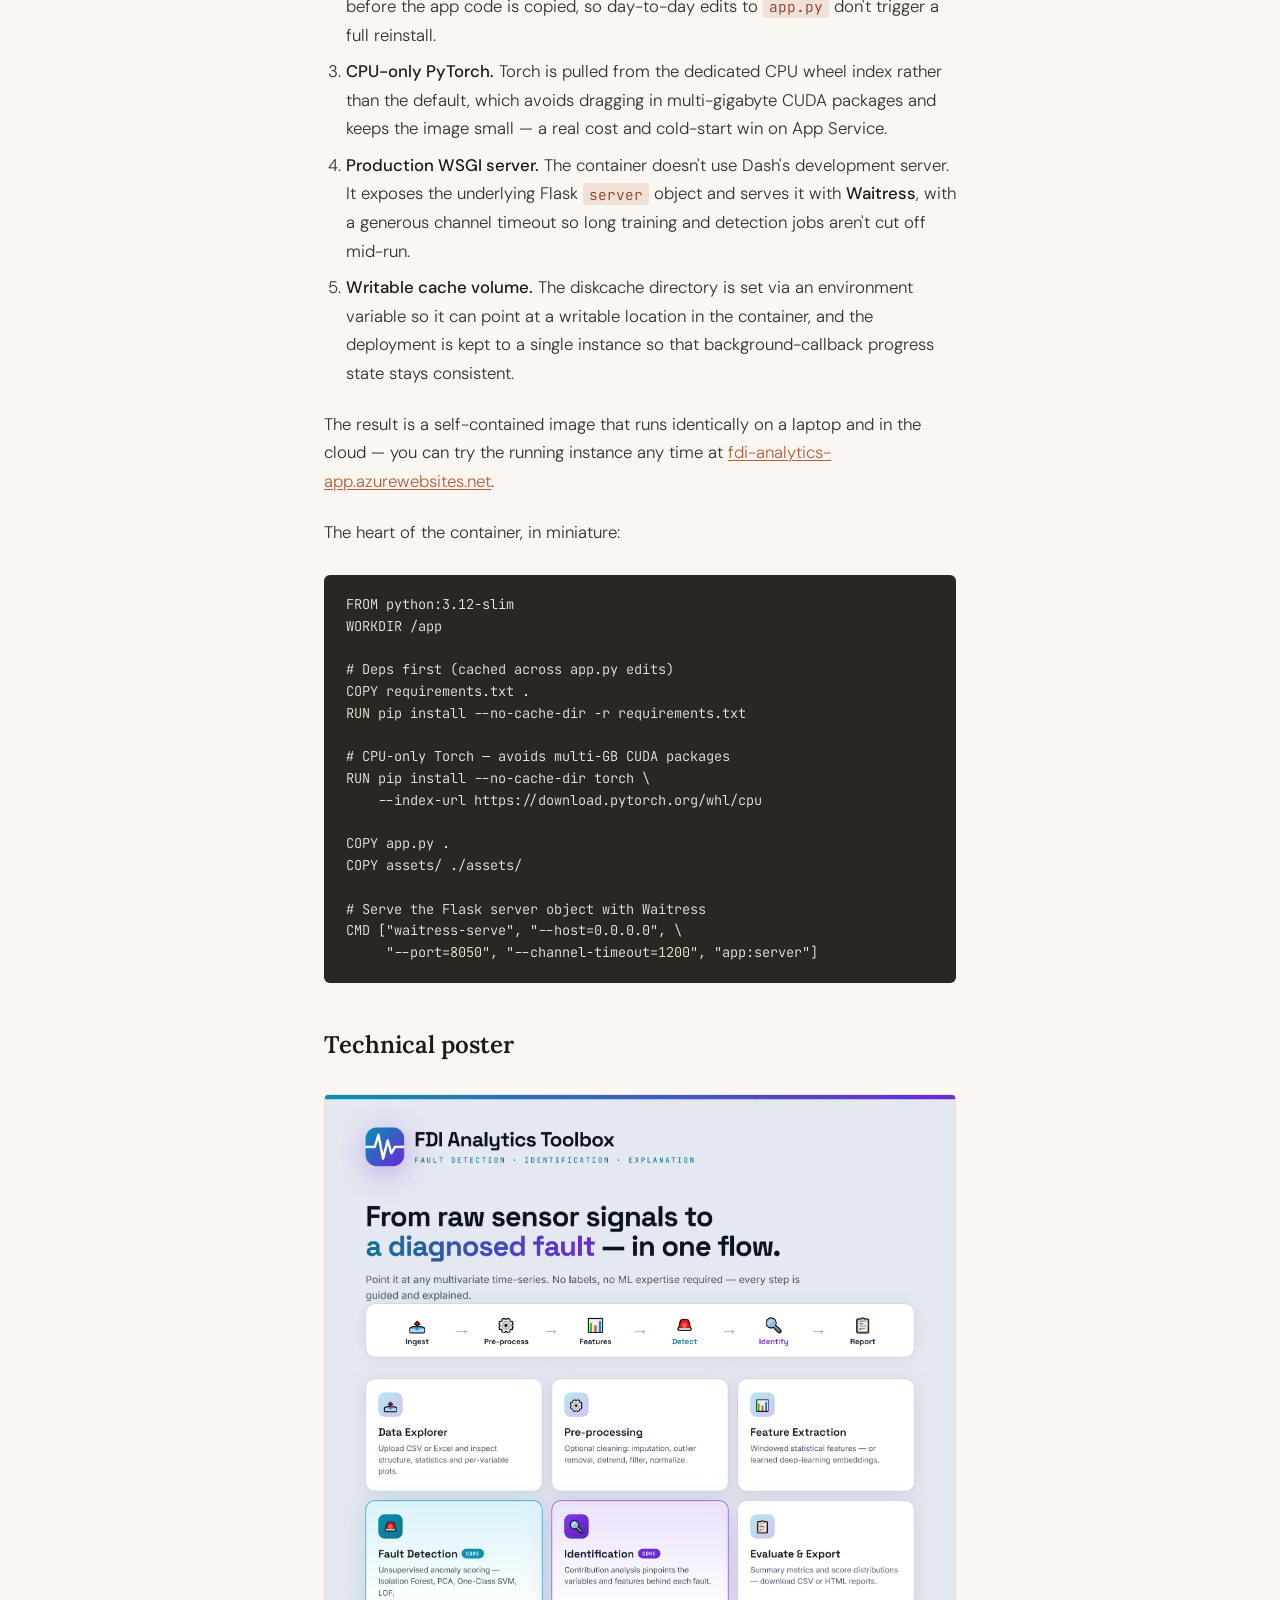
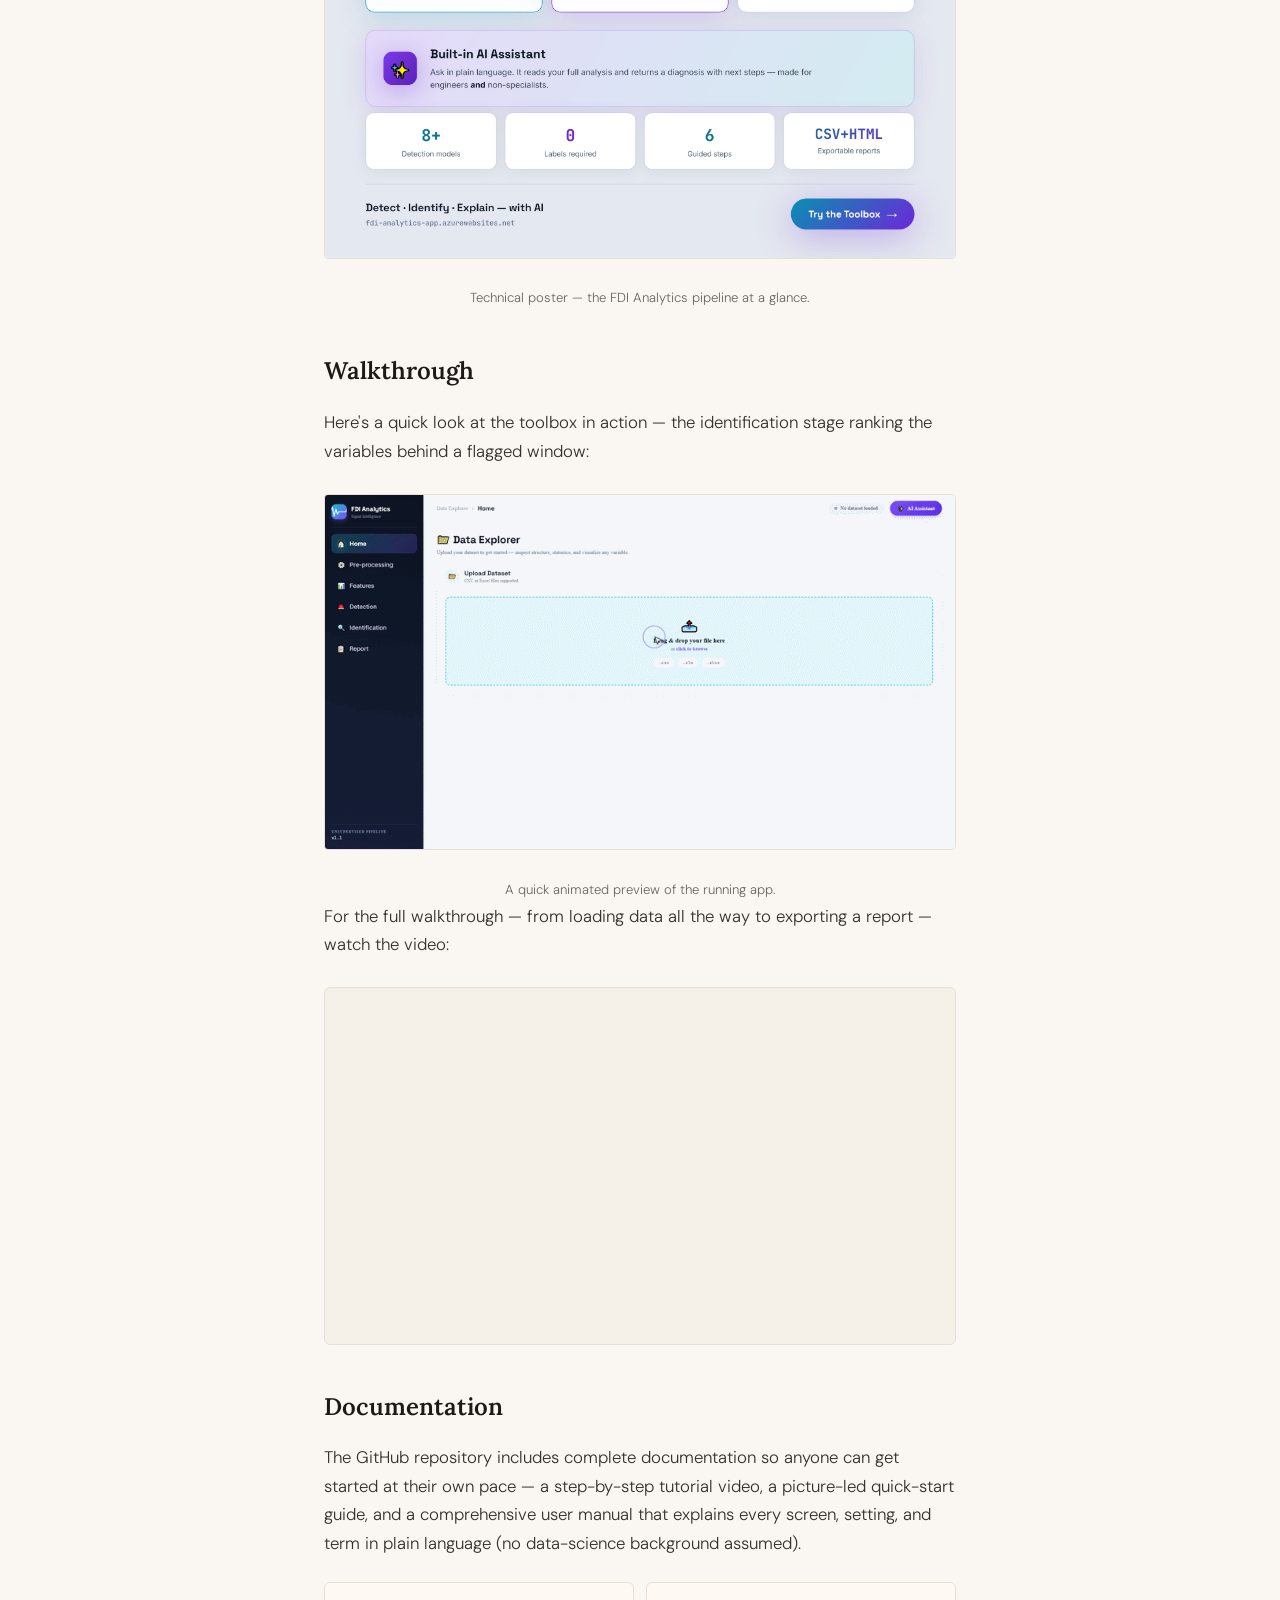
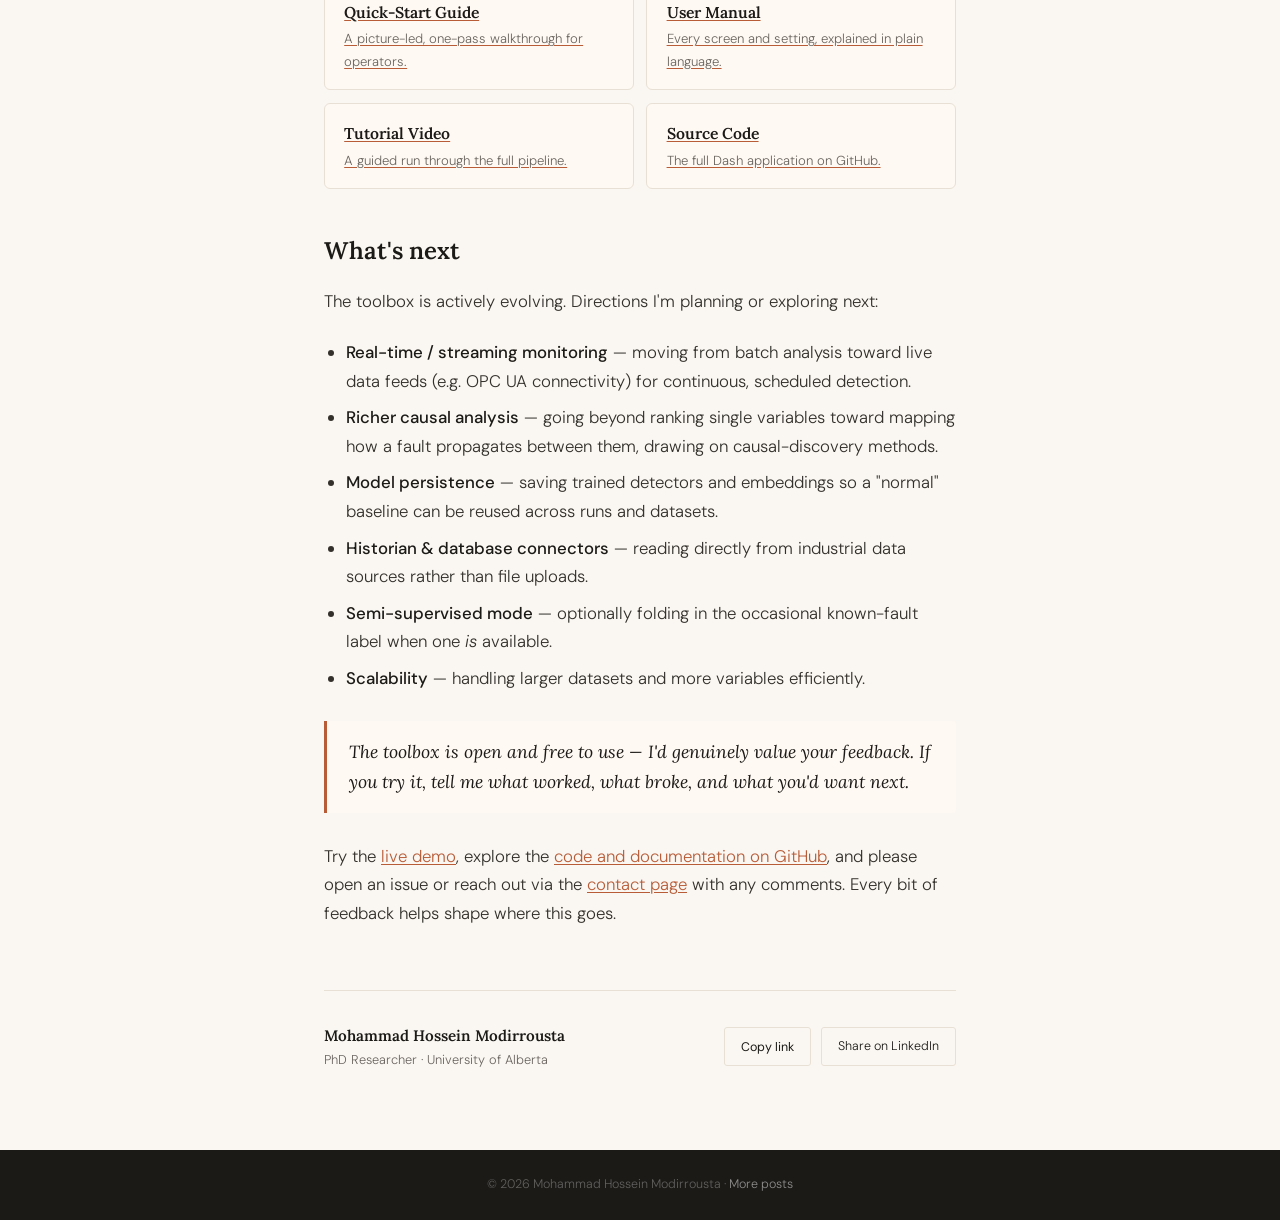
<file: posts/fdi-analytics-toolbox.html>
<!DOCTYPE html>
<html lang="en">
<head>
  <meta charset="UTF-8" />
  <meta name="viewport" content="width=device-width, initial-scale=1.0"/>
  <title>FDI Analytics: An Open Toolbox for Unsupervised Fault Detection · M. H. Modirrousta</title>
  <meta name="description" content="FDI Analytics is a point-and-click toolbox for unsupervised fault detection and identification on industrial sensor data — built in Python and Dash, deployed on Azure, with a built-in AI assistant."/>
  <link href="https://fonts.googleapis.com/css2?family=Lora:ital,wght@0,400;0,600;1,400;1,600&family=DM+Sans:wght@300;400;500&family=JetBrains+Mono:wght@400;500&display=swap" rel="stylesheet"/>
  <style>
    *, *::before, *::after { box-sizing: border-box; margin: 0; padding: 0; }

    :root {
      --cream: #faf7f2;
      --warm-white: #fff9f3;
      --ink: #1c1a17;
      --muted: #6b6560;
      --accent: #b85c38;
      --accent-light: #f0e0d6;
      --border: #e8e0d5;
      --section-bg: #f5f0e8;
      --code-bg: #2b2622;
    }

    html { scroll-behavior: smooth; }

    body {
      background: var(--cream);
      color: var(--ink);
      font-family: 'DM Sans', sans-serif;
      font-weight: 300;
      line-height: 1.7;
      overflow-x: hidden;
    }

    /* ── NAV ── */
    nav {
      position: fixed; top: 0; left: 0; right: 0;
      background: rgba(250,247,242,0.92);
      backdrop-filter: blur(12px);
      border-bottom: 1px solid var(--border);
      z-index: 100;
      padding: 0 2.5rem;
      display: flex; align-items: center; justify-content: space-between;
      height: 62px;
      transition: box-shadow 0.3s;
    }
    nav.scrolled { box-shadow: 0 2px 20px rgba(0,0,0,0.08); }
    .nav-name {
      font-family: 'Lora', serif; font-size: 1rem;
      letter-spacing: 0.02em; color: var(--ink); text-decoration: none;
    }
    .nav-links { display: flex; gap: 1.8rem; list-style: none; align-items: center; }
    .nav-links a {
      text-decoration: none; font-size: 0.8rem;
      letter-spacing: 0.09em; text-transform: uppercase;
      color: var(--muted); transition: color 0.2s; position: relative;
    }
    .nav-links a::after {
      content: ''; position: absolute; bottom: -3px; left: 0; right: 0;
      height: 1.5px; background: var(--accent);
      transform: scaleX(0); transform-origin: left; transition: transform 0.25s ease;
    }
    .nav-links a:hover { color: var(--accent); }
    .nav-links a:hover::after { transform: scaleX(1); }

    /* ── READING PROGRESS ── */
    #progress-bar {
      position: fixed; top: 62px; left: 0; height: 2px;
      background: var(--accent); z-index: 101; width: 0%;
      transition: width 0.1s linear;
    }

    /* ── ARTICLE ── */
    .article { max-width: 680px; margin: 0 auto; padding: 130px 1.5rem 40px; }

    .back-link {
      display: inline-block; font-size: 0.78rem; letter-spacing: 0.08em;
      text-transform: uppercase; color: var(--muted);
      text-decoration: none; margin-bottom: 2rem; transition: color 0.2s;
    }
    .back-link:hover { color: var(--accent); }

    .article-meta {
      display: flex; align-items: center; gap: 0.8rem;
      font-size: 0.78rem; color: var(--muted);
      margin-bottom: 1rem; flex-wrap: wrap;
    }
    .article-meta .a-date { text-transform: uppercase; letter-spacing: 0.1em; }
    .article-meta .a-tag {
      background: var(--accent-light); color: var(--accent);
      font-size: 0.68rem; letter-spacing: 0.08em; text-transform: uppercase;
      padding: 0.15rem 0.6rem; border-radius: 2px; border: 1px solid rgba(184,92,56,0.15);
    }

    .article h1 {
      font-family: 'Lora', serif;
      font-size: clamp(1.9rem, 4vw, 2.6rem);
      font-weight: 600; line-height: 1.2; color: var(--ink);
      margin-bottom: 1.2rem;
    }
    .article-divider { width: 40px; height: 2px; background: var(--accent); margin-bottom: 2rem; }

    /* ── ACTION BUTTONS (demo / repo) ── */
    .article-actions {
      display: flex; flex-wrap: wrap; gap: 0.7rem; margin-bottom: 2.5rem;
    }
    .action-btn {
      display: inline-flex; align-items: center; gap: 0.45rem;
      padding: 0.6rem 1.2rem; border-radius: 4px;
      font-size: 0.85rem; letter-spacing: 0.02em; text-decoration: none;
      font-family: 'DM Sans', sans-serif; transition: all 0.2s;
    }
    .action-btn.primary { background: var(--accent); color: #fff; border: 1px solid var(--accent); }
    .action-btn.primary:hover { background: #9e4b2c; transform: translateY(-1px); }
    .action-btn.outline { background: transparent; color: var(--ink); border: 1px solid var(--border); }
    .action-btn.outline:hover { border-color: var(--accent); color: var(--accent); transform: translateY(-1px); }

    /* ── PROSE ── */
    .prose { font-size: 1.05rem; color: #33302c; }
    .prose p { margin-bottom: 1.4rem; }
    .prose h2 {
      font-family: 'Lora', serif; font-size: 1.5rem; font-weight: 600;
      color: var(--ink); margin: 2.6rem 0 1rem;
    }
    .prose h3 {
      font-family: 'Lora', serif; font-size: 1.2rem; font-weight: 600;
      color: var(--ink); margin: 2rem 0 0.8rem;
    }
    .prose a { color: var(--accent); text-decoration: underline; text-underline-offset: 2px; }
    .prose a:hover { text-decoration: none; }
    .prose strong { font-weight: 500; color: var(--ink); }
    .prose ul, .prose ol { margin: 0 0 1.4rem 1.4rem; }
    .prose li { margin-bottom: 0.5rem; }

    .prose blockquote {
      border-left: 3px solid var(--accent);
      background: var(--warm-white);
      padding: 1rem 1.4rem; margin: 1.8rem 0;
      font-family: 'Lora', serif; font-style: italic;
      font-size: 1.1rem; color: var(--ink);
      border-radius: 0 4px 4px 0;
    }
    .prose blockquote p { margin: 0; }

    .prose img {
      max-width: 100%; height: auto;
      border-radius: 4px; border: 1px solid var(--border);
      margin: 1.8rem 0; display: block;
    }
    .prose figcaption {
      font-size: 0.82rem; color: var(--muted);
      text-align: center; margin-top: 0.6rem;
    }

    .prose code {
      font-family: 'JetBrains Mono', monospace;
      font-size: 0.86em;
      background: var(--accent-light);
      color: #8a3f22;
      padding: 0.12em 0.4em; border-radius: 3px;
    }
    .prose pre {
      background: var(--code-bg); color: #f0e8df;
      font-family: 'JetBrains Mono', monospace;
      font-size: 0.85rem; line-height: 1.6;
      padding: 1.2rem 1.4rem; border-radius: 6px;
      overflow-x: auto; margin: 1.8rem 0;
    }
    .prose pre code { background: none; color: inherit; padding: 0; font-size: inherit; }

    .prose hr { border: none; border-top: 1px solid var(--border); margin: 2.5rem 0; }

    /* ── FEATURE CARDS (stage list) ── */
    .stage {
      background: var(--warm-white);
      border: 1px solid var(--border);
      border-left: 3px solid var(--accent);
      border-radius: 0 6px 6px 0;
      padding: 1.2rem 1.5rem;
      margin: 1.2rem 0;
    }
    .stage-head { display: flex; align-items: baseline; gap: 0.6rem; margin-bottom: 0.5rem; }
    .stage-num { font-family: 'JetBrains Mono', monospace; font-size: 0.8rem; color: var(--accent); font-weight: 500; }
    .stage h3 { font-family: 'Lora', serif; font-size: 1.15rem; font-weight: 600; color: var(--ink); margin: 0; }
    .stage p { margin-bottom: 0.6rem; font-size: 0.98rem; }
    .stage p:last-child { margin-bottom: 0; }
    .stage .methods { font-size: 0.9rem; color: var(--muted); }
    .stage .methods strong { color: var(--accent); font-weight: 500; }

    /* ── HIGHLIGHT CALLOUT (AI assistant) ── */
    .callout {
      background: linear-gradient(0deg, var(--accent-light), var(--warm-white));
      border: 1px solid rgba(184,92,56,0.25);
      border-radius: 8px; padding: 1.5rem 1.6rem; margin: 2rem 0;
    }
    .callout .c-eyebrow {
      font-size: 0.72rem; letter-spacing: 0.14em; text-transform: uppercase;
      color: var(--accent); margin-bottom: 0.5rem; font-weight: 500;
    }
    .callout h3 { font-family: 'Lora', serif; font-size: 1.3rem; font-weight: 600; color: var(--ink); margin: 0 0 0.6rem; }
    .callout p { margin-bottom: 0.8rem; }
    .callout p:last-child { margin-bottom: 0; }

    /* ── AUDIENCE CARDS ── */
    .audience-grid { display: grid; grid-template-columns: 1fr; gap: 1rem; margin: 1.5rem 0; }
    .audience-card {
      background: var(--warm-white); border: 1px solid var(--border);
      border-radius: 8px; padding: 1.3rem 1.5rem;
      transition: border-color 0.2s, transform 0.2s;
    }
    .audience-card:hover { border-color: var(--accent); transform: translateX(3px); }
    .audience-card .au-tag {
      display: inline-block; font-size: 0.68rem; letter-spacing: 0.1em;
      text-transform: uppercase; color: var(--accent); font-weight: 500;
      background: var(--accent-light); border: 1px solid rgba(184,92,56,0.15);
      padding: 0.15rem 0.6rem; border-radius: 2px; margin-bottom: 0.7rem;
    }
    .audience-card h3 { font-family: 'Lora', serif; font-size: 1.15rem; font-weight: 600; color: var(--ink); margin: 0 0 0.5rem; }
    .audience-card p { font-size: 0.96rem; margin-bottom: 0; color: #33302c; }

    /* ── VIDEO EMBED (responsive 16:9) ── */
    .video-wrap {
      position: relative; width: 100%; padding-bottom: 56.25%;
      height: 0; overflow: hidden; border-radius: 6px;
      border: 1px solid var(--border); margin: 1.8rem 0;
      background: var(--section-bg);
    }
    .video-wrap iframe {
      position: absolute; top: 0; left: 0; width: 100%; height: 100%; border: 0;
    }

    /* ── DOC LINKS ── */
    .doc-grid { display: grid; grid-template-columns: 1fr 1fr; gap: 0.8rem; margin: 1.5rem 0; }
    .doc-card {
      display: block; text-decoration: none; color: inherit;
      background: var(--warm-white); border: 1px solid var(--border);
      border-radius: 6px; padding: 1rem 1.2rem; transition: all 0.2s;
    }
    .doc-card:hover { border-color: var(--accent); transform: translateY(-2px); }
    .doc-card .d-title { font-family: 'Lora', serif; font-weight: 600; font-size: 0.98rem; color: var(--ink); margin-bottom: 0.2rem; }
    .doc-card .d-sub { font-size: 0.82rem; color: var(--muted); }

    /* ── ARTICLE FOOTER ── */
    .article-end { max-width: 680px; margin: 0 auto; padding: 0 1.5rem 80px; }
    .article-end-inner {
      border-top: 1px solid var(--border); padding-top: 2rem;
      display: flex; align-items: center; justify-content: space-between;
      flex-wrap: wrap; gap: 1rem;
    }
    .author-chip { display: flex; align-items: center; gap: 0.8rem; }
    .author-chip .a-name { font-family: 'Lora', serif; font-weight: 600; font-size: 0.95rem; }
    .author-chip .a-sub { font-size: 0.8rem; color: var(--muted); }
    .share-links { display: flex; gap: 0.6rem; }
    .share-btn {
      display: inline-flex; align-items: center; gap: 0.4rem;
      padding: 0.5rem 1rem; border: 1px solid var(--border);
      border-radius: 3px; font-size: 0.78rem; color: var(--ink);
      text-decoration: none; transition: all 0.2s; cursor: pointer;
      background: transparent; font-family: 'DM Sans', sans-serif;
    }
    .share-btn:hover { border-color: var(--accent); color: var(--accent); }

    footer {
      background: var(--ink);
      padding: 1.5rem 2rem; text-align: center;
      font-size: 0.78rem; color: rgba(255,255,255,0.3);
    }
    footer a { color: rgba(255,255,255,0.5); text-decoration: none; }
    footer a:hover { color: var(--accent); }

    @media (max-width: 720px) {
      nav { padding: 0 1rem; }
      .nav-links { gap: 1rem; font-size: 0.72rem; }
      .article { padding: 110px 1.3rem 30px; }
      .prose { font-size: 1rem; }
      .doc-grid { grid-template-columns: 1fr; }
    }
  </style>
</head>
<body>

<div id="progress-bar"></div>

<!-- NAV -->
<nav id="navbar">
  <a href="../index.html" class="nav-name">M. H. Modirrousta</a>
  <ul class="nav-links">
    <li><a href="../index.html#about">About</a></li>
    <li><a href="../index.html#papers">Papers</a></li>
    <li><a href="../blog.html">Blog</a></li>
    <li><a href="../index.html#contact">Contact</a></li>
  </ul>
</nav>

<article class="article">
  <a href="../blog.html" class="back-link">← All posts</a>

  <div class="article-meta">
    <span class="a-date">June 11, 2026</span>
    <span class="a-tag">Project</span>
    <span>8 min read</span>
  </div>

  <h1>FDI Analytics: An Open Toolbox for Unsupervised Fault Detection</h1>
  <div class="article-divider"></div>

  <div class="article-actions">
    <a href="https://fdi-analytics-app.azurewebsites.net/" target="_blank" rel="noopener" class="action-btn primary">
      Try the live demo →
    </a>
    <a href="https://github.com/mhmodir/FDI-Analytics-Toolbox" target="_blank" rel="noopener" class="action-btn outline">
      View on GitHub
    </a>
  </div>

  <div class="prose">
    <p>Industrial equipment generates enormous amounts of sensor data — vibration, temperature, pressure, current — logged continuously over time. Buried in that data are the early signs of faults. The hard part is that you usually don't have labeled examples of past failures to learn from: real breakdowns are rare, which is exactly why they're so costly and so difficult to collect data on.</p>

    <p><strong>FDI Analytics</strong> is a point-and-click toolbox I've been building to tackle exactly this problem. It performs <strong>unsupervised</strong> fault detection and identification on industrial sensor data — meaning it learns what "normal" looks like directly from your data, then flags whatever no longer fits, without ever needing a labeled fault to train on. It answers two practical questions for a piece of equipment:</p>

    <ul>
      <li><strong>Is something unusual happening?</strong> — fault <em>detection</em>.</li>
      <li><strong>Which variable looks most responsible?</strong> — fault <em>identification</em>.</li>
    </ul>

    <p>The whole thing runs in a web browser with no coding required — which means it's equally at home with a maintenance engineer on a plant floor, a curious first-time user, or a researcher benchmarking methods. It's live now on Azure, and the full source, documentation, and video walkthrough are on GitHub.</p>

    <h2>The six-stage workflow</h2>
    <p>You work top-to-bottom through six stages, and each stage's output feeds automatically into the next.</p>

    <figure>
      <svg width="100%" viewBox="0 0 680 120" role="img" xmlns="http://www.w3.org/2000/svg" style="display:block;">
        <title>The six-stage FDI Analytics workflow: upload, pre-process, features, detect, identify, report</title>
        <desc>A left-to-right pipeline of six connected stages, each feeding the next.</desc>
        <style>
          .w-box { fill: #fff9f3; stroke: #b85c38; stroke-width: 1; }
          .w-num { font-family: 'JetBrains Mono', monospace; font-size: 11px; fill: #b85c38; }
          .w-label { font-family: 'DM Sans', sans-serif; font-size: 12px; fill: #1c1a17; font-weight: 500; }
          .w-arrow { stroke: #d8997c; stroke-width: 1.5; fill: none; }
        </style>
        <g>
          <rect x="6"   y="40" width="98" height="44" rx="5" class="w-box"/>
          <text x="55" y="58" text-anchor="middle" class="w-num">01</text>
          <text x="55" y="74" text-anchor="middle" class="w-label">Upload</text>
        </g>
        <path class="w-arrow" d="M108 62 L118 62" marker-end="url(#wa)"/>
        <g>
          <rect x="120" y="40" width="98" height="44" rx="5" class="w-box"/>
          <text x="169" y="58" text-anchor="middle" class="w-num">02</text>
          <text x="169" y="74" text-anchor="middle" class="w-label">Pre-process</text>
        </g>
        <path class="w-arrow" d="M222 62 L232 62" marker-end="url(#wa)"/>
        <g>
          <rect x="234" y="40" width="98" height="44" rx="5" class="w-box"/>
          <text x="283" y="58" text-anchor="middle" class="w-num">03</text>
          <text x="283" y="74" text-anchor="middle" class="w-label">Features</text>
        </g>
        <path class="w-arrow" d="M336 62 L346 62" marker-end="url(#wa)"/>
        <g>
          <rect x="348" y="40" width="98" height="44" rx="5" class="w-box"/>
          <text x="397" y="58" text-anchor="middle" class="w-num">04</text>
          <text x="397" y="74" text-anchor="middle" class="w-label">Detect</text>
        </g>
        <path class="w-arrow" d="M450 62 L460 62" marker-end="url(#wa)"/>
        <g>
          <rect x="462" y="40" width="98" height="44" rx="5" class="w-box"/>
          <text x="511" y="58" text-anchor="middle" class="w-num">05</text>
          <text x="511" y="74" text-anchor="middle" class="w-label">Identify</text>
        </g>
        <path class="w-arrow" d="M564 62 L574 62" marker-end="url(#wa)"/>
        <g>
          <rect x="576" y="40" width="98" height="44" rx="5" class="w-box"/>
          <text x="625" y="58" text-anchor="middle" class="w-num">06</text>
          <text x="625" y="74" text-anchor="middle" class="w-label">Report</text>
        </g>
        <defs>
          <marker id="wa" markerWidth="7" markerHeight="7" refX="5" refY="3.5" orient="auto">
            <path d="M0 0 L6 3.5 L0 7 z" fill="#d8997c"/>
          </marker>
        </defs>
      </svg>
      <figcaption>Upload → Pre-process → Extract Features → Detect → Identify → Report.</figcaption>
    </figure>

    <p>A defining design choice runs through every stage: each one offers both a <strong>traditional</strong> method (classical statistics and machine learning) and a <strong>deep-learning</strong> method (a small neural network that learns its own patterns), switchable with a single toggle. You start traditional for a fast read, and escalate to deep learning when you want a closer look.</p>

    <h2>Features, stage by stage</h2>

    <div class="stage">
      <div class="stage-head"><span class="stage-num">01</span><h3>Load your data</h3></div>
      <p>Drag in a CSV or Excel file. A preview table and an interactive Variable Explorer let you eyeball each signal and catch an obviously broken sensor before going further.</p>
    </div>

    <div class="stage">
      <div class="stage-head"><span class="stage-num">02</span><h3>Pre-processing</h3></div>
      <p>Five optional, independently toggled clean-up steps applied in order, with a before/after comparison chart to confirm each did what you intended.</p>
      <p class="methods"><strong>Steps:</strong> missing-value handling · outlier removal · detrending · noise filtering / smoothing · normalization / scaling.</p>
    </div>

    <div class="stage">
      <div class="stage-head"><span class="stage-num">03</span><h3>Feature extraction</h3></div>
      <p>A sliding window moves across the signal, summarizing each window into descriptive numbers.</p>
      <p class="methods"><strong>Traditional:</strong> mean, standard deviation, RMS, variance, skewness, kurtosis, peak-to-peak, crest factor, dominant frequency, spectral energy.<br/><strong>Deep learning:</strong> Dense, LSTM, or 1D-CNN autoencoders that learn a compact latent embedding per window.</p>
    </div>

    <div class="stage">
      <div class="stage-head"><span class="stage-num">04</span><h3>Fault detection</h3></div>
      <p>The toolbox learns the shape of "normal" and flags windows that don't fit, controlled by a single intuitive <em>contamination</em> sensitivity dial.</p>
      <p class="methods"><strong>Traditional:</strong> PCA (Hotelling's T²), Isolation Forest, One-Class SVM, Local Outlier Factor.<br/><strong>Deep learning:</strong> Autoencoder, Variational Autoencoder, Deep SVDD.</p>
    </div>

    <div class="stage">
      <div class="stage-head"><span class="stage-num">05</span><h3>Fault identification</h3></div>
      <p>For every flagged window, it ranks which variable and which feature deviated most from normal — a strong first clue for root-cause investigation, with a per-window drill-down.</p>
      <p class="methods"><strong>Traditional:</strong> Z-score vs. a normal baseline.<br/><strong>Deep learning:</strong> Autoencoder Residual, Gradient × Input Saliency.</p>
    </div>

    <div class="stage">
      <div class="stage-head"><span class="stage-num">06</span><h3>Evaluation &amp; report</h3></div>
      <p>A headline summary, an anomaly-score distribution, a feature-deviation heatmap, and a ranking of top implicated variables — all exportable as a CSV or a printable HTML report to attach to a maintenance ticket.</p>
    </div>

    <p>Long-running actions — training, detection, feature extraction — all show a live progress bar with a working Cancel button, so nothing ever feels like it's silently hanging.</p>

    <div class="callout">
      <div class="c-eyebrow">★ Highlight feature</div>
      <h3>A built-in, context-aware AI assistant</h3>
      <p>The feature I'm most excited about is the AI assistant, available from every page. It isn't a generic chatbot bolted on — it already knows the live state of your analysis: what data is loaded, which features were extracted, and what detection just found. That's why its answers are specific to <em>your</em> run rather than generic advice.</p>
      <p>Ask it "why was window 140 flagged?" or "which preprocessing should I try next?" in plain English, or use one-click prompts like <em>Interpret detection results</em> and <em>Traditional vs. deep learning</em>. It interprets results and suggests next steps, but never changes your data or settings — it's a thinking aid, not an autopilot. It works with OpenAI, Anthropic (Claude), a local Ollama model, or a custom internal endpoint, so it can run fully on-premises when data can't leave the building.</p>
    </div>

    <h2>Who it's for</h2>
    <p>The same toolbox serves three very different kinds of user, because each stage was designed to be shallow enough to click through yet deep enough to dig into.</p>

    <div class="audience-grid">
      <div class="audience-card">
        <span class="au-tag">In the field</span>
        <h3>Operators, maintenance &amp; process engineers</h3>
        <p>You already log sensor data but rarely have labeled failures — and that's exactly the case this handles. No coding, no training data, just a spreadsheet and a browser. Detection runs off a single intuitive <em>contamination</em> dial; a flagged window points you straight to the suspect variable; and one click exports a printable report to attach to a maintenance ticket. Because the AI assistant can run against a local Ollama model, the whole thing works fully on-premises when plant data can't leave the building.</p>
      </div>

      <div class="audience-card">
        <span class="au-tag">Getting started</span>
        <h3>General &amp; first-time users</h3>
        <p>Every screen, setting, and term is written in plain language, with a picture-led quick-start guide, a tutorial video, and a glossary for anything unfamiliar. The interactive charts let you learn by doing — watch a feature change window by window, or see the before/after of a clean-up step. And when a result is puzzling, the built-in AI assistant explains it in plain English, so you're never stuck staring at a number you don't understand.</p>
      </div>

      <div class="audience-card">
        <span class="au-tag">Research &amp; teaching</span>
        <h3>Academic users &amp; students</h3>
        <p>Traditional and deep-learning methods sit side by side at every stage — four detection algorithms (PCA, Isolation Forest, One-Class SVM, LOF) next to three neural ones (Autoencoder, VAE, Deep SVDD), plus multiple feature and identification methods. That makes it a ready-made testbed for comparing approaches, a baseline to benchmark new methods against, and a zero-code way to demonstrate FDI concepts in a classroom. Features and results export as CSV for downstream analysis, and the whole codebase is open source and extensible.</p>
      </div>
    </div>

    <h2>How it's built</h2>
    <p>FDI Analytics is a single-page web application written entirely in <strong>Python</strong> on top of <strong>Dash</strong> — Plotly's framework for building analytical web apps without leaving Python. There's no separate JavaScript front-end to maintain: the UI, the callbacks, and the numerical work all live in one codebase.</p>

    <h3>The stack</h3>
    <ul>
      <li><strong>Dash + Plotly</strong> — the entire interface and every interactive chart (anomaly-score plots, heatmaps, before/after comparisons).</li>
      <li><strong>pandas + NumPy</strong> — data handling and the sliding-window feature engineering.</li>
      <li><strong>scikit-learn</strong> — the traditional detectors: PCA / Hotelling's T², Isolation Forest, One-Class SVM, and Local Outlier Factor, plus the scalers.</li>
      <li><strong>SciPy</strong> — signal processing for the pre-processing stage (e.g. Savitzky–Golay smoothing) and statistical features (skewness, kurtosis).</li>
      <li><strong>PyTorch (CPU build)</strong> — the deep-learning method family: autoencoders for features, and Autoencoder / VAE / Deep SVDD for detection.</li>
    </ul>

    <h3>Application architecture</h3>
    <p>A few deliberate design decisions hold the app together:</p>
    <ul>
      <li><strong>Manual page routing.</strong> A single <code>dcc.Location</code> drives a router callback that renders each of the six pages on demand, so the app behaves like a multi-page tool while staying one process.</li>
      <li><strong>Shared state via browser stores.</strong> The uploaded data, processed data, feature table, detection results, and even the AI-assistant conversation each live in a <code>dcc.Store</code>. That's what lets you move freely between pages without losing anything — each stage reads the previous stage's store and writes its own.</li>
      <li><strong>A reactive callback graph.</strong> Roughly three dozen callbacks wire controls to outputs; changing a setting invalidates only what depends on it, and the heavy "Run" actions are explicit buttons rather than live-updating, since they can take real time.</li>
    </ul>

    <h3>Long-running work, done responsibly</h3>
    <p>Training a network or scanning a large dataset can take a while, so those actions run as Dash <strong>background callbacks</strong> backed by a <code>diskcache</code> manager. That's what powers the live progress bar and the working <em>Cancel</em> button — the work happens off the request thread and can be interrupted cleanly. The deep-learning models are defined as a small set of PyTorch <code>nn.Module</code> classes (dense, LSTM, and 1D-CNN autoencoders, plus VAE and Deep SVDD variants).</p>

    <h3>Graceful degradation</h3>
    <p>Two capabilities are optional by design. If <strong>PyTorch</strong> isn't installed, the app still runs fully — the deep-learning options simply show a clear "how to enable this" message instead of crashing. Likewise, if the <strong>diskcache</strong> backend is absent, every action still completes synchronously, just without the progress bar and Cancel button. This keeps the barrier to a first run as low as possible.</p>

    <h2>Deployment</h2>
    <p>The app is containerized and <strong>deployed on Microsoft Azure</strong> (App Service). The build and serving procedure is intentionally lean:</p>

    <ol>
      <li><strong>Slim base image.</strong> It builds on <code>python:3.12-slim</code> — no compiler toolchain, since everything installs from pre-built CPU wheels.</li>
      <li><strong>Layered dependency install.</strong> Requirements install in their own Docker layer before the app code is copied, so day-to-day edits to <code>app.py</code> don't trigger a full reinstall.</li>
      <li><strong>CPU-only PyTorch.</strong> Torch is pulled from the dedicated CPU wheel index rather than the default, which avoids dragging in multi-gigabyte CUDA packages and keeps the image small — a real cost and cold-start win on App Service.</li>
      <li><strong>Production WSGI server.</strong> The container doesn't use Dash's development server. It exposes the underlying Flask <code>server</code> object and serves it with <strong>Waitress</strong>, with a generous channel timeout so long training and detection jobs aren't cut off mid-run.</li>
      <li><strong>Writable cache volume.</strong> The diskcache directory is set via an environment variable so it can point at a writable location in the container, and the deployment is kept to a single instance so that background-callback progress state stays consistent.</li>
    </ol>

    <p>The result is a self-contained image that runs identically on a laptop and in the cloud — you can try the running instance any time at <a href="https://fdi-analytics-app.azurewebsites.net/" target="_blank" rel="noopener">fdi-analytics-app.azurewebsites.net</a>.</p>

    <p>The heart of the container, in miniature:</p>
    <pre><code>FROM python:3.12-slim
WORKDIR /app

# Deps first (cached across app.py edits)
COPY requirements.txt .
RUN pip install --no-cache-dir -r requirements.txt

# CPU-only Torch — avoids multi-GB CUDA packages
RUN pip install --no-cache-dir torch \
    --index-url https://download.pytorch.org/whl/cpu

COPY app.py .
COPY assets/ ./assets/

# Serve the Flask server object with Waitress
CMD ["waitress-serve", "--host=0.0.0.0", \
     "--port=8050", "--channel-timeout=1200", "app:server"]</code></pre>

    <h2>Technical poster</h2>
    <figure>
      <img src="images/poster.jpg" alt="FDI Analytics technical poster summarizing the unsupervised fault detection and identification pipeline"/>
      <figcaption>Technical poster — the FDI Analytics pipeline at a glance.</figcaption>
    </figure>

    <h2>Walkthrough</h2>
    <p>Here's a quick look at the toolbox in action — the identification stage ranking the variables behind a flagged window:</p>
    <figure>
      <img src="images/FDIAd-gif.gif" alt="Animated preview of FDI Analytics showing the fault identification page ranking variable contributions"/>
      <figcaption>A quick animated preview of the running app.</figcaption>
    </figure>
    <p>For the full walkthrough — from loading data all the way to exporting a report — watch the video:</p>
    <div class="video-wrap">
      <iframe src="https://www.youtube.com/embed/FfH1_otKKV0" title="FDI Analytics walkthrough" allow="accelerometer; autoplay; clipboard-write; encrypted-media; gyroscope; picture-in-picture" allowfullscreen></iframe>
    </div>

    <h2>Documentation</h2>
    <p>The GitHub repository includes complete documentation so anyone can get started at their own pace — a step-by-step tutorial video, a picture-led quick-start guide, and a comprehensive user manual that explains every screen, setting, and term in plain language (no data-science background assumed).</p>

    <div class="doc-grid">
      <a href="https://github.com/mhmodir/FDI-Analytics-Toolbox/blob/main/docs/quickstart.pdf" target="_blank" rel="noopener" class="doc-card">
        <div class="d-title">Quick-Start Guide</div>
        <div class="d-sub">A picture-led, one-pass walkthrough for operators.</div>
      </a>
      <a href="https://github.com/mhmodir/FDI-Analytics-Toolbox/blob/main/docs/user_manual.pdf" target="_blank" rel="noopener" class="doc-card">
        <div class="d-title">User Manual</div>
        <div class="d-sub">Every screen and setting, explained in plain language.</div>
      </a>
      <a href="https://github.com/mhmodir/FDI-Analytics-Toolbox/blob/main/docs/demo_video.mp4" target="_blank" rel="noopener" class="doc-card">
        <div class="d-title">Tutorial Video</div>
        <div class="d-sub">A guided run through the full pipeline.</div>
      </a>
      <a href="https://github.com/mhmodir/FDI-Analytics-Toolbox" target="_blank" rel="noopener" class="doc-card">
        <div class="d-title">Source Code</div>
        <div class="d-sub">The full Dash application on GitHub.</div>
      </a>
    </div>

    <h2>What's next</h2>
    <p>The toolbox is actively evolving. Directions I'm planning or exploring next:</p>
    <ul>
      <li><strong>Real-time / streaming monitoring</strong> — moving from batch analysis toward live data feeds (e.g. OPC UA connectivity) for continuous, scheduled detection.</li>
      <li><strong>Richer causal analysis</strong> — going beyond ranking single variables toward mapping how a fault propagates between them, drawing on causal-discovery methods.</li>
      <li><strong>Model persistence</strong> — saving trained detectors and embeddings so a "normal" baseline can be reused across runs and datasets.</li>
      <li><strong>Historian &amp; database connectors</strong> — reading directly from industrial data sources rather than file uploads.</li>
      <li><strong>Semi-supervised mode</strong> — optionally folding in the occasional known-fault label when one <em>is</em> available.</li>
      <li><strong>Scalability</strong> — handling larger datasets and more variables efficiently.</li>
    </ul>

    <blockquote>
      <p>The toolbox is open and free to use — I'd genuinely value your feedback. If you try it, tell me what worked, what broke, and what you'd want next.</p>
    </blockquote>

    <p>Try the <a href="https://fdi-analytics-app.azurewebsites.net/" target="_blank" rel="noopener">live demo</a>, explore the <a href="https://github.com/mhmodir/FDI-Analytics-Toolbox" target="_blank" rel="noopener">code and documentation on GitHub</a>, and please open an issue or reach out via the <a href="../index.html#contact">contact page</a> with any comments. Every bit of feedback helps shape where this goes.</p>
  </div>
</article>

<div class="article-end">
  <div class="article-end-inner">
    <div class="author-chip">
      <div>
        <div class="a-name">Mohammad Hossein Modirrousta</div>
        <div class="a-sub">PhD Researcher · University of Alberta</div>
      </div>
    </div>
    <div class="share-links">
      <button class="share-btn" onclick="copyLink()" id="copy-btn">Copy link</button>
      <a class="share-btn" id="li-share" href="#" target="_blank" rel="noopener">Share on LinkedIn</a>
    </div>
  </div>
</div>

<footer>
  © 2026 Mohammad Hossein Modirrousta · <a href="../blog.html">More posts</a>
</footer>

<script>
  const bar = document.getElementById('progress-bar');
  window.addEventListener('scroll', () => {
    const pct = window.scrollY / (document.body.scrollHeight - window.innerHeight) * 100;
    bar.style.width = pct + '%';
    document.getElementById('navbar').classList.toggle('scrolled', window.scrollY > 20);
  });

  const pageUrl = window.location.href;
  document.getElementById('li-share').href =
    'https://www.linkedin.com/sharing/share-offsite/?url=' + encodeURIComponent(pageUrl);

  function copyLink() {
    navigator.clipboard.writeText(pageUrl).then(() => {
      const b = document.getElementById('copy-btn');
      const original = b.textContent;
      b.textContent = 'Copied ✓';
      setTimeout(() => { b.textContent = original; }, 1800);
    });
  }
</script>
</body>
</html>
</file>
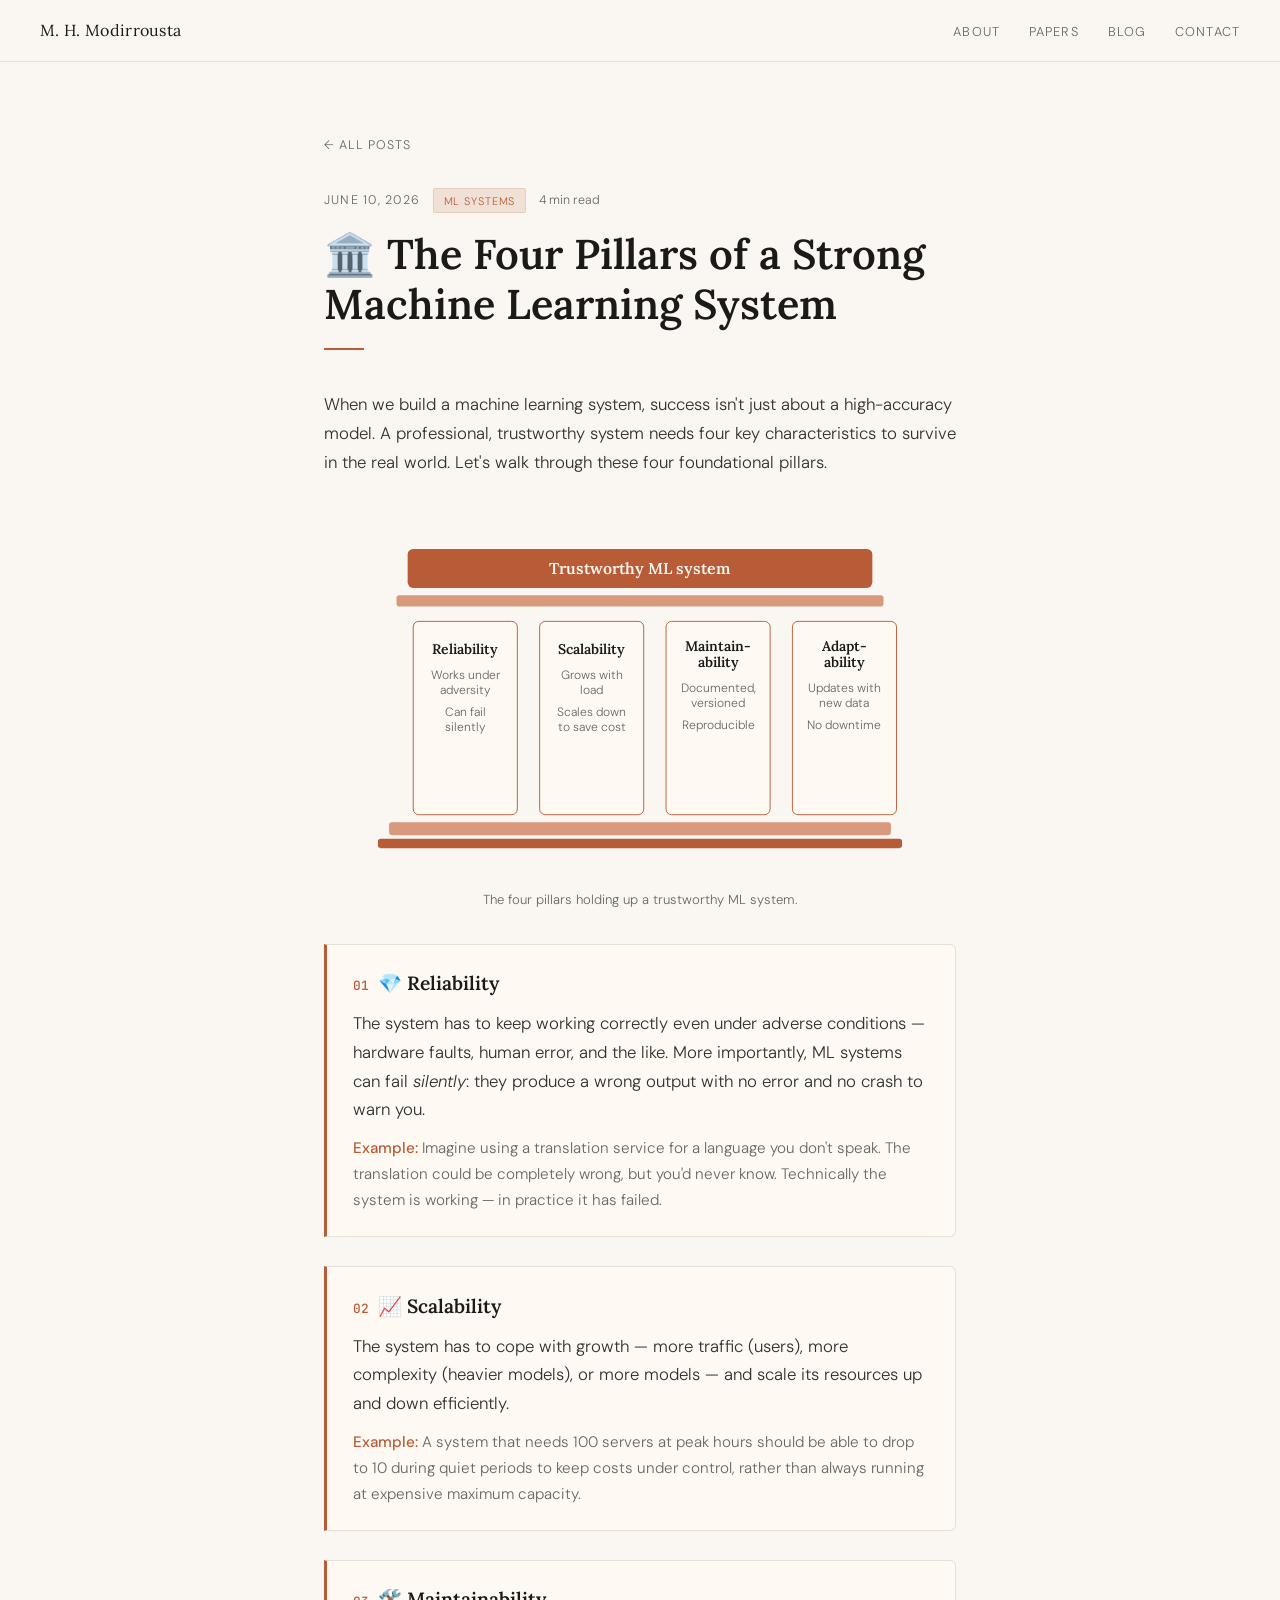
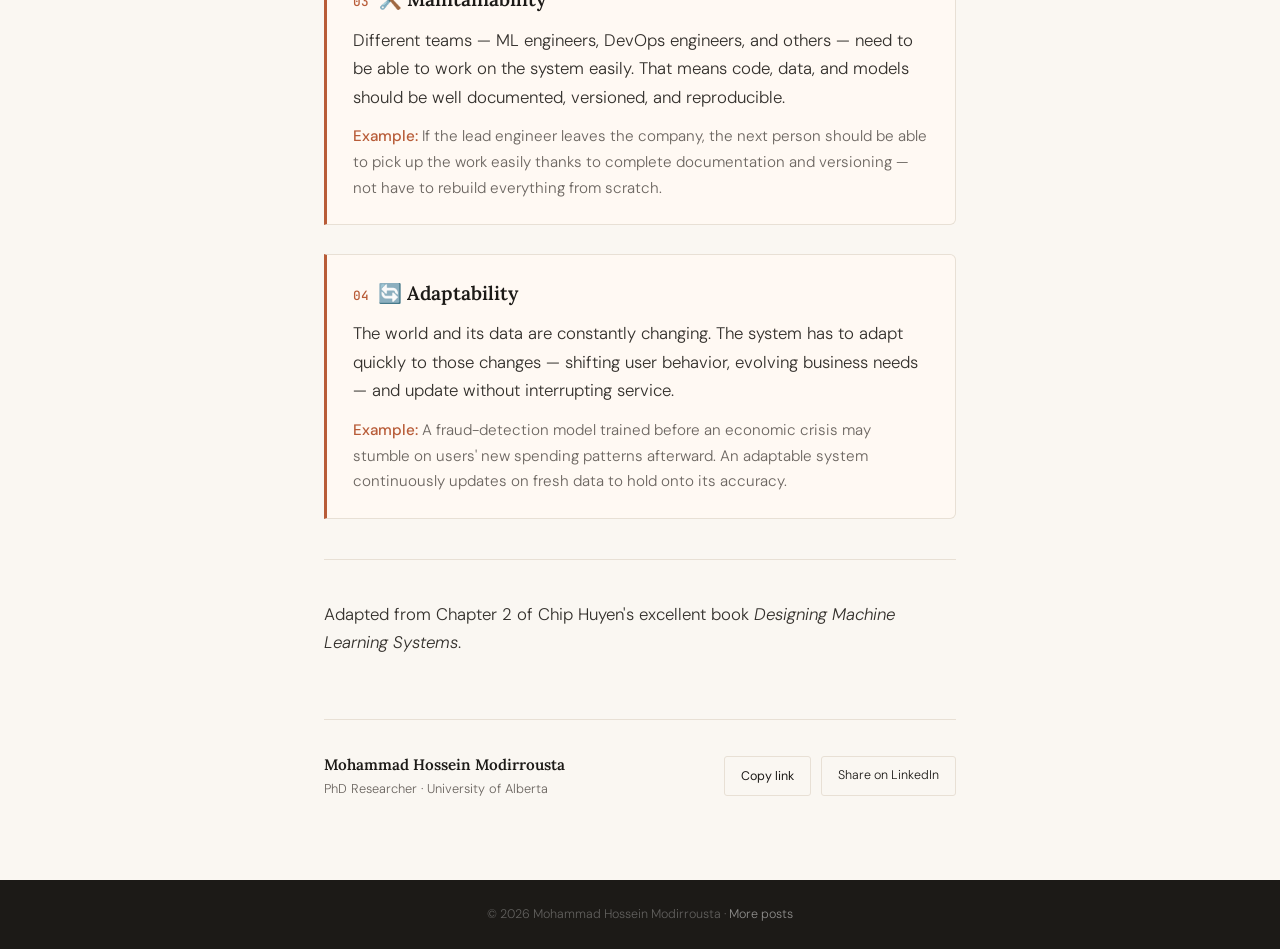
<file: posts/four-pillars-ml-systems.html>
<!DOCTYPE html>
<html lang="en">
<head>
  <meta charset="UTF-8" />
  <meta name="viewport" content="width=device-width, initial-scale=1.0"/>
  <title>The Four Pillars of a Strong Machine Learning System · M. H. Modirrousta</title>
  <meta name="description" content="Beyond accuracy: the four characteristics — reliability, scalability, maintainability, and adaptability — that make a machine learning system survive in the real world."/>
  <link href="https://fonts.googleapis.com/css2?family=Lora:ital,wght@0,400;0,600;1,400;1,600&family=DM+Sans:wght@300;400;500&family=JetBrains+Mono:wght@400;500&display=swap" rel="stylesheet"/>
  <style>
    *, *::before, *::after { box-sizing: border-box; margin: 0; padding: 0; }

    :root {
      --cream: #faf7f2;
      --warm-white: #fff9f3;
      --ink: #1c1a17;
      --muted: #6b6560;
      --accent: #b85c38;
      --accent-light: #f0e0d6;
      --border: #e8e0d5;
      --section-bg: #f5f0e8;
      --code-bg: #2b2622;
    }

    html { scroll-behavior: smooth; }

    body {
      background: var(--cream);
      color: var(--ink);
      font-family: 'DM Sans', sans-serif;
      font-weight: 300;
      line-height: 1.7;
      overflow-x: hidden;
    }

    /* ── NAV ── */
    nav {
      position: fixed; top: 0; left: 0; right: 0;
      background: rgba(250,247,242,0.92);
      backdrop-filter: blur(12px);
      border-bottom: 1px solid var(--border);
      z-index: 100;
      padding: 0 2.5rem;
      display: flex; align-items: center; justify-content: space-between;
      height: 62px;
      transition: box-shadow 0.3s;
    }
    nav.scrolled { box-shadow: 0 2px 20px rgba(0,0,0,0.08); }
    .nav-name {
      font-family: 'Lora', serif; font-size: 1rem;
      letter-spacing: 0.02em; color: var(--ink); text-decoration: none;
    }
    .nav-links { display: flex; gap: 1.8rem; list-style: none; align-items: center; }
    .nav-links a {
      text-decoration: none; font-size: 0.8rem;
      letter-spacing: 0.09em; text-transform: uppercase;
      color: var(--muted); transition: color 0.2s; position: relative;
    }
    .nav-links a::after {
      content: ''; position: absolute; bottom: -3px; left: 0; right: 0;
      height: 1.5px; background: var(--accent);
      transform: scaleX(0); transform-origin: left; transition: transform 0.25s ease;
    }
    .nav-links a:hover { color: var(--accent); }
    .nav-links a:hover::after { transform: scaleX(1); }

    /* ── READING PROGRESS ── */
    #progress-bar {
      position: fixed; top: 62px; left: 0; height: 2px;
      background: var(--accent); z-index: 101; width: 0%;
      transition: width 0.1s linear;
    }

    /* ── ARTICLE ── */
    .article { max-width: 680px; margin: 0 auto; padding: 130px 1.5rem 40px; }

    .back-link {
      display: inline-block; font-size: 0.78rem; letter-spacing: 0.08em;
      text-transform: uppercase; color: var(--muted);
      text-decoration: none; margin-bottom: 2rem; transition: color 0.2s;
    }
    .back-link:hover { color: var(--accent); }

    .article-meta {
      display: flex; align-items: center; gap: 0.8rem;
      font-size: 0.78rem; color: var(--muted);
      margin-bottom: 1rem; flex-wrap: wrap;
    }
    .article-meta .a-date { text-transform: uppercase; letter-spacing: 0.1em; }
    .article-meta .a-tag {
      background: var(--accent-light); color: var(--accent);
      font-size: 0.68rem; letter-spacing: 0.08em; text-transform: uppercase;
      padding: 0.15rem 0.6rem; border-radius: 2px; border: 1px solid rgba(184,92,56,0.15);
    }

    .article h1 {
      font-family: 'Lora', serif;
      font-size: clamp(1.9rem, 4vw, 2.6rem);
      font-weight: 600; line-height: 1.2; color: var(--ink);
      margin-bottom: 1.2rem;
    }
    .article-divider { width: 40px; height: 2px; background: var(--accent); margin-bottom: 2.5rem; }

    /* ── PROSE ── */
    .prose { font-size: 1.05rem; color: #33302c; }
    .prose p { margin-bottom: 1.4rem; }
    .prose h2 {
      font-family: 'Lora', serif; font-size: 1.5rem; font-weight: 600;
      color: var(--ink); margin: 2.6rem 0 1rem;
    }
    .prose h3 {
      font-family: 'Lora', serif; font-size: 1.2rem; font-weight: 600;
      color: var(--ink); margin: 2rem 0 0.8rem;
    }
    .prose a { color: var(--accent); text-decoration: underline; text-underline-offset: 2px; }
    .prose a:hover { text-decoration: none; }
    .prose strong { font-weight: 500; color: var(--ink); }
    .prose ul, .prose ol { margin: 0 0 1.4rem 1.4rem; }
    .prose li { margin-bottom: 0.5rem; }

    .prose blockquote {
      border-left: 3px solid var(--accent);
      background: var(--warm-white);
      padding: 1rem 1.4rem; margin: 1.8rem 0;
      font-family: 'Lora', serif; font-style: italic;
      font-size: 1.1rem; color: var(--ink);
      border-radius: 0 4px 4px 0;
    }
    .prose blockquote p { margin: 0; }

    .prose img {
      max-width: 100%; height: auto;
      border-radius: 4px; border: 1px solid var(--border);
      margin: 1.8rem 0; display: block;
    }
    .prose figcaption {
      font-size: 0.82rem; color: var(--muted);
      text-align: center; margin-top: -1.2rem; margin-bottom: 1.8rem;
    }

    .prose code {
      font-family: 'JetBrains Mono', monospace;
      font-size: 0.86em;
      background: var(--accent-light);
      color: #8a3f22;
      padding: 0.12em 0.4em; border-radius: 3px;
    }
    .prose pre {
      background: var(--code-bg); color: #f0e8df;
      font-family: 'JetBrains Mono', monospace;
      font-size: 0.85rem; line-height: 1.6;
      padding: 1.2rem 1.4rem; border-radius: 6px;
      overflow-x: auto; margin: 1.8rem 0;
    }
    .prose pre code { background: none; color: inherit; padding: 0; font-size: inherit; }

    .prose hr { border: none; border-top: 1px solid var(--border); margin: 2.5rem 0; }

    /* ── PILLAR CARD (signature element for this post) ── */
    .pillar {
      background: var(--warm-white);
      border: 1px solid var(--border);
      border-left: 3px solid var(--accent);
      border-radius: 0 6px 6px 0;
      padding: 1.4rem 1.6rem;
      margin: 1.8rem 0;
    }
    .pillar .pillar-head {
      display: flex; align-items: baseline; gap: 0.6rem;
      margin-bottom: 0.6rem;
    }
    .pillar .pillar-num {
      font-family: 'JetBrains Mono', monospace;
      font-size: 0.8rem; color: var(--accent); font-weight: 500;
    }
    .pillar h3 {
      font-family: 'Lora', serif; font-size: 1.2rem; font-weight: 600;
      color: var(--ink); margin: 0;
    }
    .pillar p { margin-bottom: 0.8rem; }
    .pillar p:last-child { margin-bottom: 0; }
    .pillar .example {
      font-size: 0.95rem; color: var(--muted);
    }
    .pillar .example strong { color: var(--accent); font-weight: 500; }

    /* ── ARTICLE FOOTER ── */
    .article-end { max-width: 680px; margin: 0 auto; padding: 0 1.5rem 80px; }
    .article-end-inner {
      border-top: 1px solid var(--border); padding-top: 2rem;
      display: flex; align-items: center; justify-content: space-between;
      flex-wrap: wrap; gap: 1rem;
    }
    .author-chip { display: flex; align-items: center; gap: 0.8rem; }
    .author-chip .a-name { font-family: 'Lora', serif; font-weight: 600; font-size: 0.95rem; }
    .author-chip .a-sub { font-size: 0.8rem; color: var(--muted); }
    .share-links { display: flex; gap: 0.6rem; }
    .share-btn {
      display: inline-flex; align-items: center; gap: 0.4rem;
      padding: 0.5rem 1rem; border: 1px solid var(--border);
      border-radius: 3px; font-size: 0.78rem; color: var(--ink);
      text-decoration: none; transition: all 0.2s; cursor: pointer;
      background: transparent; font-family: 'DM Sans', sans-serif;
    }
    .share-btn:hover { border-color: var(--accent); color: var(--accent); }

    footer {
      background: var(--ink);
      padding: 1.5rem 2rem; text-align: center;
      font-size: 0.78rem; color: rgba(255,255,255,0.3);
    }
    footer a { color: rgba(255,255,255,0.5); text-decoration: none; }
    footer a:hover { color: var(--accent); }

    @media (max-width: 720px) {
      nav { padding: 0 1rem; }
      .nav-links { gap: 1rem; font-size: 0.72rem; }
      .article { padding: 110px 1.3rem 30px; }
      .prose { font-size: 1rem; }
    }
  </style>
</head>
<body>

<div id="progress-bar"></div>

<!-- NAV -->
<nav id="navbar">
  <a href="../index.html" class="nav-name">M. H. Modirrousta</a>
  <ul class="nav-links">
    <li><a href="../index.html#about">About</a></li>
    <li><a href="../index.html#papers">Papers</a></li>
    <li><a href="../blog.html">Blog</a></li>
    <li><a href="../index.html#contact">Contact</a></li>
  </ul>
</nav>

<article class="article">
  <a href="../blog.html" class="back-link">← All posts</a>

  <div class="article-meta">
    <span class="a-date">June 10, 2026</span>
    <span class="a-tag">ML Systems</span>
    <span>4 min read</span>
  </div>

  <h1>🏛️ The Four Pillars of a Strong Machine Learning System</h1>
  <div class="article-divider"></div>

  <div class="prose">
    <p>When we build a machine learning system, success isn't just about a high-accuracy model. A professional, trustworthy system needs four key characteristics to survive in the real world. Let's walk through these four foundational pillars.</p>

    <figure style="margin: 2rem 0;">
      <svg width="100%" viewBox="0 0 680 400" role="img" xmlns="http://www.w3.org/2000/svg" style="display:block;">
        <title>The four pillars of a strong machine learning system</title>
        <desc>A structure resting on four labelled columns — reliability, scalability, maintainability, and adaptability — supporting a roof labelled Trustworthy ML system.</desc>
        <style>
          .d-roof { fill: #b85c38; }
          .d-beam { fill: #d8997c; }
          .d-col  { fill: #fff9f3; stroke: #b85c38; stroke-width: 1; }
          .d-title { font-family: 'Lora', serif; font-weight: 600; fill: #1c1a17; }
          .d-roof-text { font-family: 'Lora', serif; font-weight: 600; fill: #faf7f2; font-size: 17px; }
          .d-sub  { font-family: 'DM Sans', sans-serif; font-weight: 300; fill: #6b6560; font-size: 13px; }
        </style>

        <rect x="90" y="44" width="500" height="42" rx="6" class="d-roof"/>
        <text x="340" y="65" text-anchor="middle" dominant-baseline="central" class="d-roof-text">Trustworthy ML system</text>

        <rect x="78" y="94" width="524" height="12" rx="3" class="d-beam"/>

        <rect x="96"  y="122" width="112" height="208" rx="6" class="d-col"/>
        <text x="152" y="152" text-anchor="middle" dominant-baseline="central" class="d-title" font-size="15">Reliability</text>
        <text x="152" y="180" text-anchor="middle" dominant-baseline="central" class="d-sub">Works under</text>
        <text x="152" y="196" text-anchor="middle" dominant-baseline="central" class="d-sub">adversity</text>
        <text x="152" y="220" text-anchor="middle" dominant-baseline="central" class="d-sub">Can fail</text>
        <text x="152" y="236" text-anchor="middle" dominant-baseline="central" class="d-sub">silently</text>

        <rect x="232" y="122" width="112" height="208" rx="6" class="d-col"/>
        <text x="288" y="152" text-anchor="middle" dominant-baseline="central" class="d-title" font-size="15">Scalability</text>
        <text x="288" y="180" text-anchor="middle" dominant-baseline="central" class="d-sub">Grows with</text>
        <text x="288" y="196" text-anchor="middle" dominant-baseline="central" class="d-sub">load</text>
        <text x="288" y="220" text-anchor="middle" dominant-baseline="central" class="d-sub">Scales down</text>
        <text x="288" y="236" text-anchor="middle" dominant-baseline="central" class="d-sub">to save cost</text>

        <rect x="368" y="122" width="112" height="208" rx="6" class="d-col"/>
        <text x="424" y="148" text-anchor="middle" dominant-baseline="central" class="d-title" font-size="15">Maintain-</text>
        <text x="424" y="166" text-anchor="middle" dominant-baseline="central" class="d-title" font-size="15">ability</text>
        <text x="424" y="194" text-anchor="middle" dominant-baseline="central" class="d-sub">Documented,</text>
        <text x="424" y="210" text-anchor="middle" dominant-baseline="central" class="d-sub">versioned</text>
        <text x="424" y="234" text-anchor="middle" dominant-baseline="central" class="d-sub">Reproducible</text>

        <rect x="504" y="122" width="112" height="208" rx="6" class="d-col"/>
        <text x="560" y="148" text-anchor="middle" dominant-baseline="central" class="d-title" font-size="15">Adapt-</text>
        <text x="560" y="166" text-anchor="middle" dominant-baseline="central" class="d-title" font-size="15">ability</text>
        <text x="560" y="194" text-anchor="middle" dominant-baseline="central" class="d-sub">Updates with</text>
        <text x="560" y="210" text-anchor="middle" dominant-baseline="central" class="d-sub">new data</text>
        <text x="560" y="234" text-anchor="middle" dominant-baseline="central" class="d-sub">No downtime</text>

        <rect x="70" y="338" width="540" height="14" rx="3" class="d-beam"/>
        <rect x="58" y="356" width="564" height="10" rx="3" class="d-roof"/>
      </svg>
      <figcaption style="font-size:0.82rem;color:var(--muted);text-align:center;margin-top:0.6rem;">The four pillars holding up a trustworthy ML system.</figcaption>
    </figure>

    <div class="pillar">
      <div class="pillar-head">
        <span class="pillar-num">01</span>
        <h3>💎 Reliability</h3>
      </div>
      <p>The system has to keep working correctly even under adverse conditions — hardware faults, human error, and the like. More importantly, ML systems can fail <em>silently</em>: they produce a wrong output with no error and no crash to warn you.</p>
      <p class="example"><strong>Example:</strong> Imagine using a translation service for a language you don't speak. The translation could be completely wrong, but you'd never know. Technically the system is working — in practice it has failed.</p>
    </div>

    <div class="pillar">
      <div class="pillar-head">
        <span class="pillar-num">02</span>
        <h3>📈 Scalability</h3>
      </div>
      <p>The system has to cope with growth — more traffic (users), more complexity (heavier models), or more models — and scale its resources up and down efficiently.</p>
      <p class="example"><strong>Example:</strong> A system that needs 100 servers at peak hours should be able to drop to 10 during quiet periods to keep costs under control, rather than always running at expensive maximum capacity.</p>
    </div>

    <div class="pillar">
      <div class="pillar-head">
        <span class="pillar-num">03</span>
        <h3>🛠️ Maintainability</h3>
      </div>
      <p>Different teams — ML engineers, DevOps engineers, and others — need to be able to work on the system easily. That means code, data, and models should be well documented, versioned, and reproducible.</p>
      <p class="example"><strong>Example:</strong> If the lead engineer leaves the company, the next person should be able to pick up the work easily thanks to complete documentation and versioning — not have to rebuild everything from scratch.</p>
    </div>

    <div class="pillar">
      <div class="pillar-head">
        <span class="pillar-num">04</span>
        <h3>🔄 Adaptability</h3>
      </div>
      <p>The world and its data are constantly changing. The system has to adapt quickly to those changes — shifting user behavior, evolving business needs — and update without interrupting service.</p>
      <p class="example"><strong>Example:</strong> A fraud-detection model trained before an economic crisis may stumble on users' new spending patterns afterward. An adaptable system continuously updates on fresh data to hold onto its accuracy.</p>
    </div>

    <hr/>

    <p>Adapted from Chapter 2 of Chip Huyen's excellent book <em>Designing Machine Learning Systems</em>.</p>
  </div>
</article>

<div class="article-end">
  <div class="article-end-inner">
    <div class="author-chip">
      <div>
        <div class="a-name">Mohammad Hossein Modirrousta</div>
        <div class="a-sub">PhD Researcher · University of Alberta</div>
      </div>
    </div>
    <div class="share-links">
      <button class="share-btn" onclick="copyLink()" id="copy-btn">Copy link</button>
      <a class="share-btn" id="li-share" href="#" target="_blank" rel="noopener">Share on LinkedIn</a>
    </div>
  </div>
</div>

<footer>
  © 2026 Mohammad Hossein Modirrousta · <a href="../blog.html">More posts</a>
</footer>

<script>
  const bar = document.getElementById('progress-bar');
  window.addEventListener('scroll', () => {
    const pct = window.scrollY / (document.body.scrollHeight - window.innerHeight) * 100;
    bar.style.width = pct + '%';
    document.getElementById('navbar').classList.toggle('scrolled', window.scrollY > 20);
  });

  const pageUrl = window.location.href;
  document.getElementById('li-share').href =
    'https://www.linkedin.com/sharing/share-offsite/?url=' + encodeURIComponent(pageUrl);

  function copyLink() {
    navigator.clipboard.writeText(pageUrl).then(() => {
      const b = document.getElementById('copy-btn');
      const original = b.textContent;
      b.textContent = 'Copied ✓';
      setTimeout(() => { b.textContent = original; }, 1800);
    });
  }
</script>
</body>
</html>
</file>
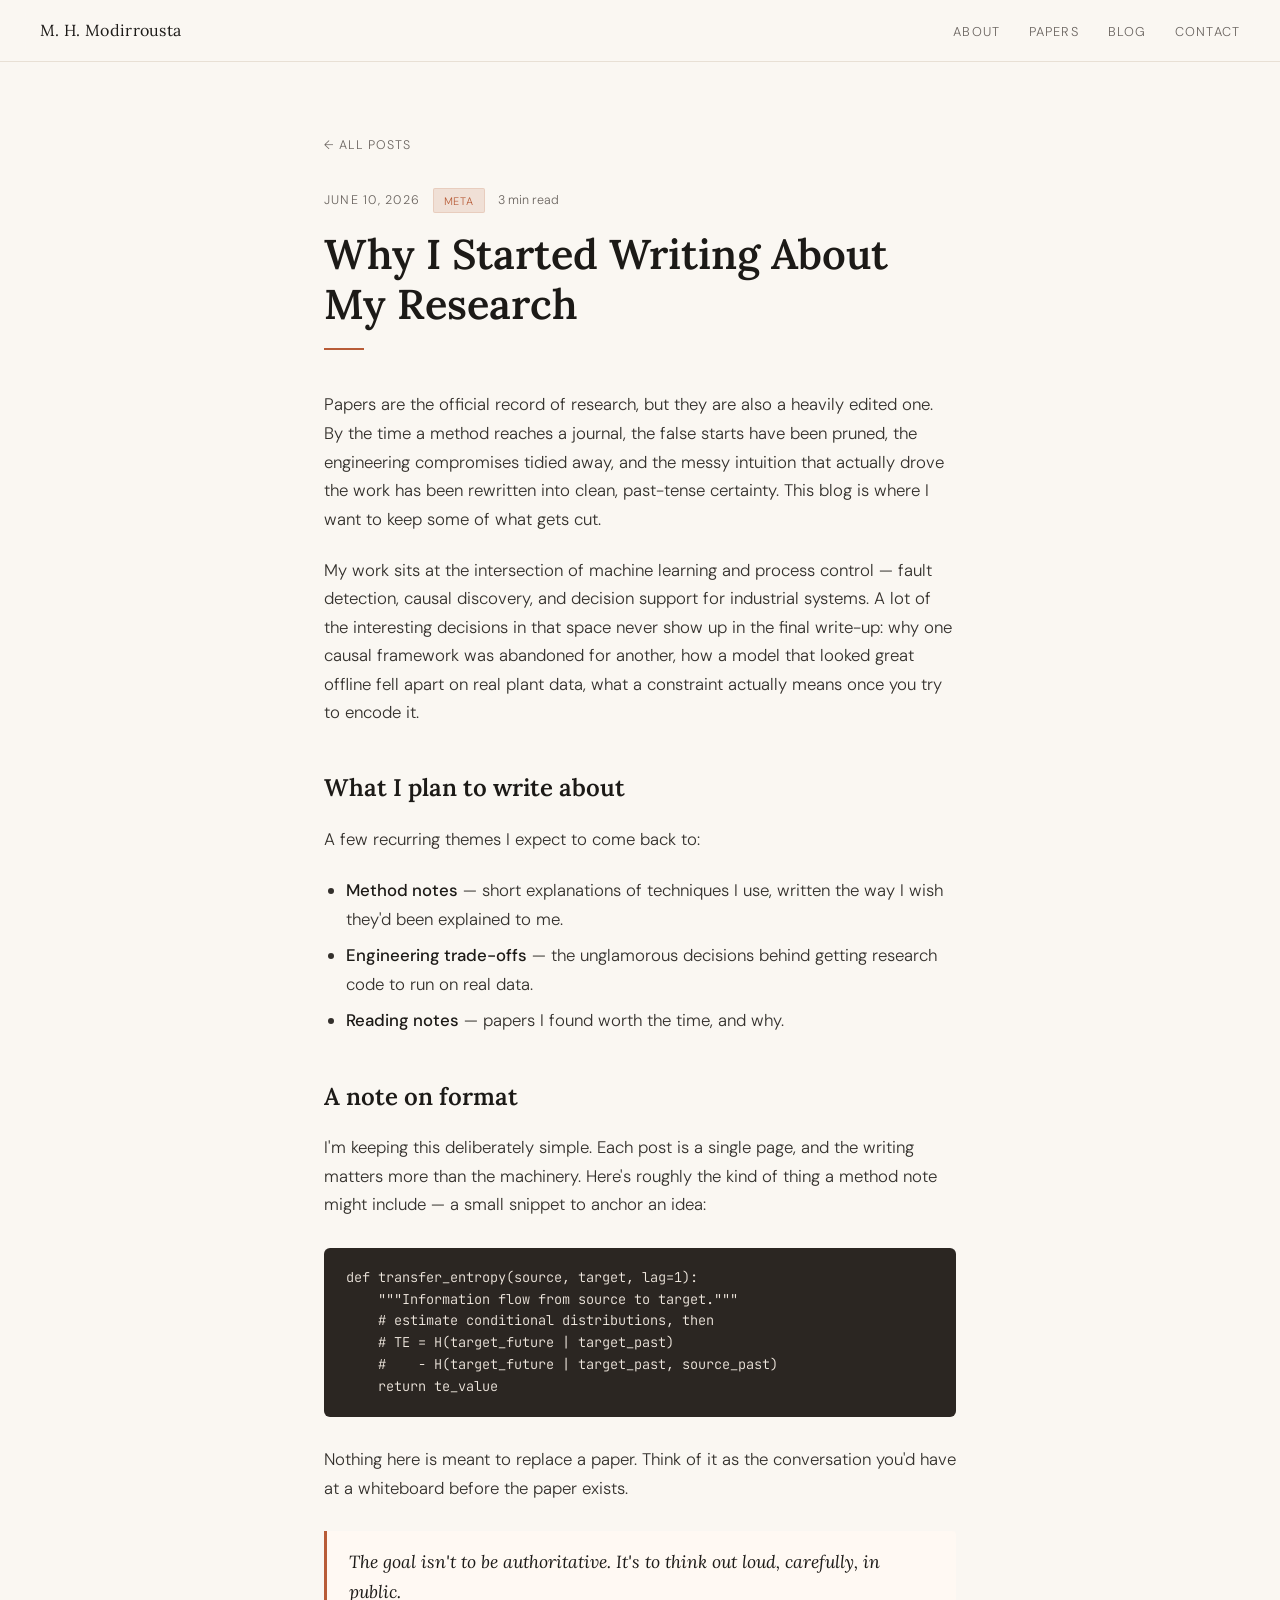
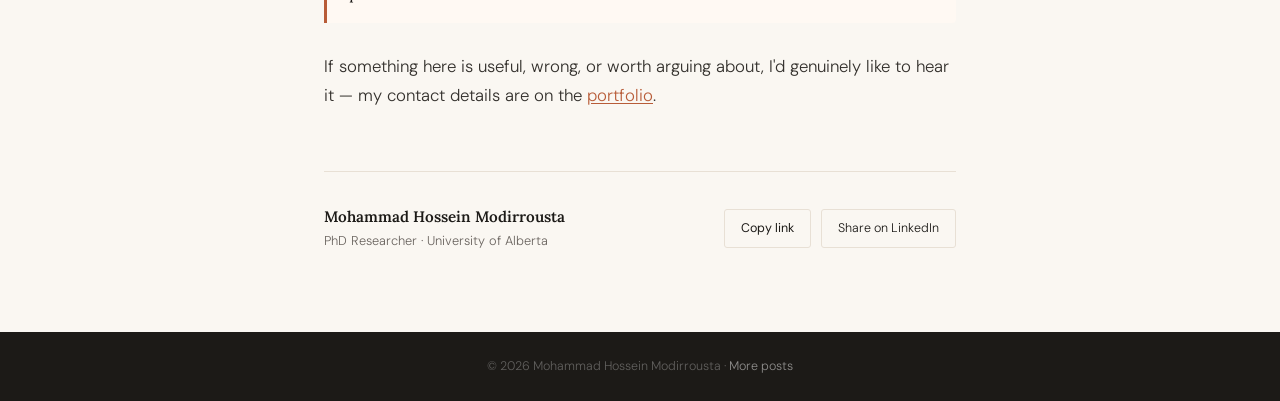
<file: posts/welcome.html>
<!DOCTYPE html>
<html lang="en">
<head>
  <meta charset="UTF-8" />
  <meta name="viewport" content="width=device-width, initial-scale=1.0"/>
  <!-- ▼▼ EDIT THESE TWO FOR EACH POST ▼▼ -->
  <title>Why I Started Writing About My Research · M. H. Modirrousta</title>
  <meta name="description" content="A short note on what this blog is for — sharing the parts of research that never make it into papers."/>
  <!-- ▲▲ -->
  <link href="https://fonts.googleapis.com/css2?family=Lora:ital,wght@0,400;0,600;1,400;1,600&family=DM+Sans:wght@300;400;500&family=JetBrains+Mono:wght@400;500&display=swap" rel="stylesheet"/>
  <style>
    *, *::before, *::after { box-sizing: border-box; margin: 0; padding: 0; }

    :root {
      --cream: #faf7f2;
      --warm-white: #fff9f3;
      --ink: #1c1a17;
      --muted: #6b6560;
      --accent: #b85c38;
      --accent-light: #f0e0d6;
      --border: #e8e0d5;
      --section-bg: #f5f0e8;
      --code-bg: #2b2622;
    }

    html { scroll-behavior: smooth; }

    body {
      background: var(--cream);
      color: var(--ink);
      font-family: 'DM Sans', sans-serif;
      font-weight: 300;
      line-height: 1.7;
      overflow-x: hidden;
    }

    /* ── NAV ── */
    nav {
      position: fixed; top: 0; left: 0; right: 0;
      background: rgba(250,247,242,0.92);
      backdrop-filter: blur(12px);
      border-bottom: 1px solid var(--border);
      z-index: 100;
      padding: 0 2.5rem;
      display: flex; align-items: center; justify-content: space-between;
      height: 62px;
      transition: box-shadow 0.3s;
    }
    nav.scrolled { box-shadow: 0 2px 20px rgba(0,0,0,0.08); }
    .nav-name {
      font-family: 'Lora', serif; font-size: 1rem;
      letter-spacing: 0.02em; color: var(--ink); text-decoration: none;
    }
    .nav-links { display: flex; gap: 1.8rem; list-style: none; align-items: center; }
    .nav-links a {
      text-decoration: none; font-size: 0.8rem;
      letter-spacing: 0.09em; text-transform: uppercase;
      color: var(--muted); transition: color 0.2s; position: relative;
    }
    .nav-links a::after {
      content: ''; position: absolute; bottom: -3px; left: 0; right: 0;
      height: 1.5px; background: var(--accent);
      transform: scaleX(0); transform-origin: left; transition: transform 0.25s ease;
    }
    .nav-links a:hover { color: var(--accent); }
    .nav-links a:hover::after { transform: scaleX(1); }

    /* ── READING PROGRESS ── */
    #progress-bar {
      position: fixed; top: 62px; left: 0; height: 2px;
      background: var(--accent); z-index: 101; width: 0%;
      transition: width 0.1s linear;
    }

    /* ── ARTICLE ── */
    .article { max-width: 680px; margin: 0 auto; padding: 130px 1.5rem 40px; }

    .back-link {
      display: inline-block; font-size: 0.78rem; letter-spacing: 0.08em;
      text-transform: uppercase; color: var(--muted);
      text-decoration: none; margin-bottom: 2rem; transition: color 0.2s;
    }
    .back-link:hover { color: var(--accent); }

    .article-meta {
      display: flex; align-items: center; gap: 0.8rem;
      font-size: 0.78rem; color: var(--muted);
      margin-bottom: 1rem; flex-wrap: wrap;
    }
    .article-meta .a-date { text-transform: uppercase; letter-spacing: 0.1em; }
    .article-meta .a-tag {
      background: var(--accent-light); color: var(--accent);
      font-size: 0.68rem; letter-spacing: 0.08em; text-transform: uppercase;
      padding: 0.15rem 0.6rem; border-radius: 2px; border: 1px solid rgba(184,92,56,0.15);
    }

    .article h1 {
      font-family: 'Lora', serif;
      font-size: clamp(1.9rem, 4vw, 2.6rem);
      font-weight: 600; line-height: 1.2; color: var(--ink);
      margin-bottom: 1.2rem;
    }
    .article-divider { width: 40px; height: 2px; background: var(--accent); margin-bottom: 2.5rem; }

    /* ── PROSE (the body of the post) ── */
    .prose { font-size: 1.05rem; color: #33302c; }
    .prose p { margin-bottom: 1.4rem; }
    .prose h2 {
      font-family: 'Lora', serif; font-size: 1.5rem; font-weight: 600;
      color: var(--ink); margin: 2.6rem 0 1rem;
    }
    .prose h3 {
      font-family: 'Lora', serif; font-size: 1.2rem; font-weight: 600;
      color: var(--ink); margin: 2rem 0 0.8rem;
    }
    .prose a { color: var(--accent); text-decoration: underline; text-underline-offset: 2px; }
    .prose a:hover { text-decoration: none; }
    .prose strong { font-weight: 500; color: var(--ink); }
    .prose ul, .prose ol { margin: 0 0 1.4rem 1.4rem; }
    .prose li { margin-bottom: 0.5rem; }

    .prose blockquote {
      border-left: 3px solid var(--accent);
      background: var(--warm-white);
      padding: 1rem 1.4rem; margin: 1.8rem 0;
      font-family: 'Lora', serif; font-style: italic;
      font-size: 1.1rem; color: var(--ink);
      border-radius: 0 4px 4px 0;
    }
    .prose blockquote p { margin: 0; }

    .prose img {
      max-width: 100%; height: auto;
      border-radius: 4px; border: 1px solid var(--border);
      margin: 1.8rem 0; display: block;
    }
    .prose figcaption {
      font-size: 0.82rem; color: var(--muted);
      text-align: center; margin-top: -1.2rem; margin-bottom: 1.8rem;
    }

    /* inline code */
    .prose code {
      font-family: 'JetBrains Mono', monospace;
      font-size: 0.86em;
      background: var(--accent-light);
      color: #8a3f22;
      padding: 0.12em 0.4em; border-radius: 3px;
    }
    /* code block */
    .prose pre {
      background: var(--code-bg); color: #f0e8df;
      font-family: 'JetBrains Mono', monospace;
      font-size: 0.85rem; line-height: 1.6;
      padding: 1.2rem 1.4rem; border-radius: 6px;
      overflow-x: auto; margin: 1.8rem 0;
    }
    .prose pre code {
      background: none; color: inherit; padding: 0; font-size: inherit;
    }

    .prose hr {
      border: none; border-top: 1px solid var(--border); margin: 2.5rem 0;
    }

    /* ── ARTICLE FOOTER ── */
    .article-end {
      max-width: 680px; margin: 0 auto; padding: 0 1.5rem 80px;
    }
    .article-end-inner {
      border-top: 1px solid var(--border); padding-top: 2rem;
      display: flex; align-items: center; justify-content: space-between;
      flex-wrap: wrap; gap: 1rem;
    }
    .author-chip { display: flex; align-items: center; gap: 0.8rem; }
    .author-chip .a-name { font-family: 'Lora', serif; font-weight: 600; font-size: 0.95rem; }
    .author-chip .a-sub { font-size: 0.8rem; color: var(--muted); }
    .share-links { display: flex; gap: 0.6rem; }
    .share-btn {
      display: inline-flex; align-items: center; gap: 0.4rem;
      padding: 0.5rem 1rem; border: 1px solid var(--border);
      border-radius: 3px; font-size: 0.78rem; color: var(--ink);
      text-decoration: none; transition: all 0.2s; cursor: pointer;
      background: transparent; font-family: 'DM Sans', sans-serif;
    }
    .share-btn:hover { border-color: var(--accent); color: var(--accent); }

    footer {
      background: var(--ink);
      padding: 1.5rem 2rem; text-align: center;
      font-size: 0.78rem; color: rgba(255,255,255,0.3);
    }
    footer a { color: rgba(255,255,255,0.5); text-decoration: none; }
    footer a:hover { color: var(--accent); }

    @media (max-width: 720px) {
      nav { padding: 0 1rem; }
      .nav-links { gap: 1rem; font-size: 0.72rem; }
      .article { padding: 110px 1.3rem 30px; }
      .prose { font-size: 1rem; }
    }
  </style>
</head>
<body>

<div id="progress-bar"></div>

<!-- NAV -->
<nav id="navbar">
  <a href="../index.html" class="nav-name">M. H. Modirrousta</a>
  <ul class="nav-links">
    <li><a href="../index.html#about">About</a></li>
    <li><a href="../index.html#papers">Papers</a></li>
    <li><a href="../blog.html">Blog</a></li>
    <li><a href="../index.html#contact">Contact</a></li>
  </ul>
</nav>

<!-- ════════════════════════════════════════════════════════════════
     ARTICLE — everything below is the post content.
     The .prose block is where you write. Use <p>, <h2>, <h3>,
     <ul>/<li>, <blockquote>, <pre><code>, <img>, <a> as needed.
═════════════════════════════════════════════════════════════════ -->
<article class="article">
  <a href="../blog.html" class="back-link">← All posts</a>

  <div class="article-meta">
    <span class="a-date">June 10, 2026</span>
    <span class="a-tag">Meta</span>
    <span>3 min read</span>
  </div>

  <h1>Why I Started Writing About My Research</h1>
  <div class="article-divider"></div>

  <div class="prose">
    <p>Papers are the official record of research, but they are also a heavily edited one. By the time a method reaches a journal, the false starts have been pruned, the engineering compromises tidied away, and the messy intuition that actually drove the work has been rewritten into clean, past-tense certainty. This blog is where I want to keep some of what gets cut.</p>

    <p>My work sits at the intersection of machine learning and process control — fault detection, causal discovery, and decision support for industrial systems. A lot of the interesting decisions in that space never show up in the final write-up: why one causal framework was abandoned for another, how a model that looked great offline fell apart on real plant data, what a constraint actually means once you try to encode it.</p>

    <h2>What I plan to write about</h2>
    <p>A few recurring themes I expect to come back to:</p>
    <ul>
      <li><strong>Method notes</strong> — short explanations of techniques I use, written the way I wish they'd been explained to me.</li>
      <li><strong>Engineering trade-offs</strong> — the unglamorous decisions behind getting research code to run on real data.</li>
      <li><strong>Reading notes</strong> — papers I found worth the time, and why.</li>
    </ul>

    <h2>A note on format</h2>
    <p>I'm keeping this deliberately simple. Each post is a single page, and the writing matters more than the machinery. Here's roughly the kind of thing a method note might include — a small snippet to anchor an idea:</p>

    <pre><code>def transfer_entropy(source, target, lag=1):
    """Information flow from source to target."""
    # estimate conditional distributions, then
    # TE = H(target_future | target_past)
    #    - H(target_future | target_past, source_past)
    return te_value</code></pre>

    <p>Nothing here is meant to replace a paper. Think of it as the conversation you'd have at a whiteboard before the paper exists.</p>

    <blockquote>
      <p>The goal isn't to be authoritative. It's to think out loud, carefully, in public.</p>
    </blockquote>

    <p>If something here is useful, wrong, or worth arguing about, I'd genuinely like to hear it — my contact details are on the <a href="../index.html#contact">portfolio</a>.</p>
  </div>
</article>
<!-- ════════════════════════════════════════════════════════════════ -->

<div class="article-end">
  <div class="article-end-inner">
    <div class="author-chip">
      <div>
        <div class="a-name">Mohammad Hossein Modirrousta</div>
        <div class="a-sub">PhD Researcher · University of Alberta</div>
      </div>
    </div>
    <div class="share-links">
      <button class="share-btn" onclick="copyLink()" id="copy-btn">Copy link</button>
      <a class="share-btn" id="li-share" href="#" target="_blank" rel="noopener">Share on LinkedIn</a>
    </div>
  </div>
</div>

<footer>
  © 2026 Mohammad Hossein Modirrousta · <a href="../blog.html">More posts</a>
</footer>

<script>
  // Reading progress bar
  const bar = document.getElementById('progress-bar');
  window.addEventListener('scroll', () => {
    const pct = window.scrollY / (document.body.scrollHeight - window.innerHeight) * 100;
    bar.style.width = pct + '%';
    document.getElementById('navbar').classList.toggle('scrolled', window.scrollY > 20);
  });

  // Share helpers — use the live page URL automatically
  const pageUrl = window.location.href;
  document.getElementById('li-share').href =
    'https://www.linkedin.com/sharing/share-offsite/?url=' + encodeURIComponent(pageUrl);

  function copyLink() {
    navigator.clipboard.writeText(pageUrl).then(() => {
      const b = document.getElementById('copy-btn');
      const original = b.textContent;
      b.textContent = 'Copied ✓';
      setTimeout(() => { b.textContent = original; }, 1800);
    });
  }
</script>
</body>
</html>
</file>
